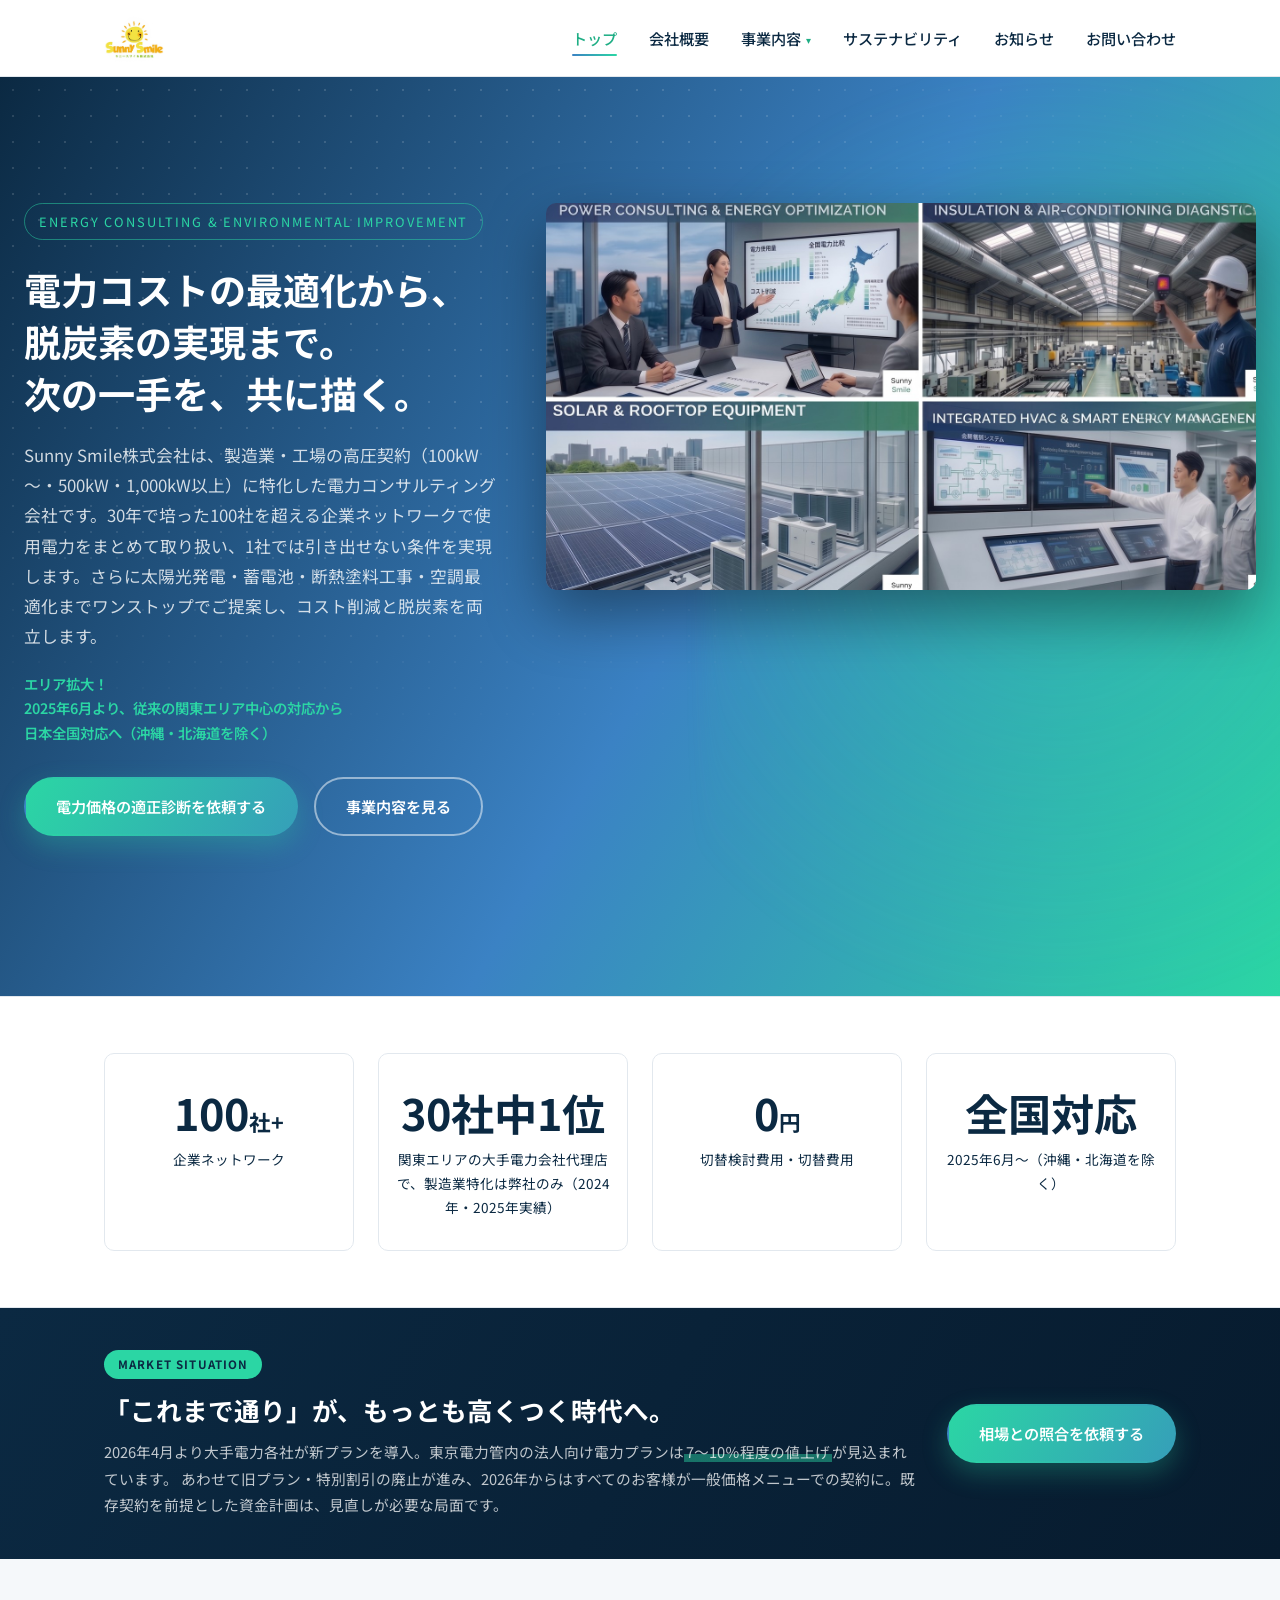
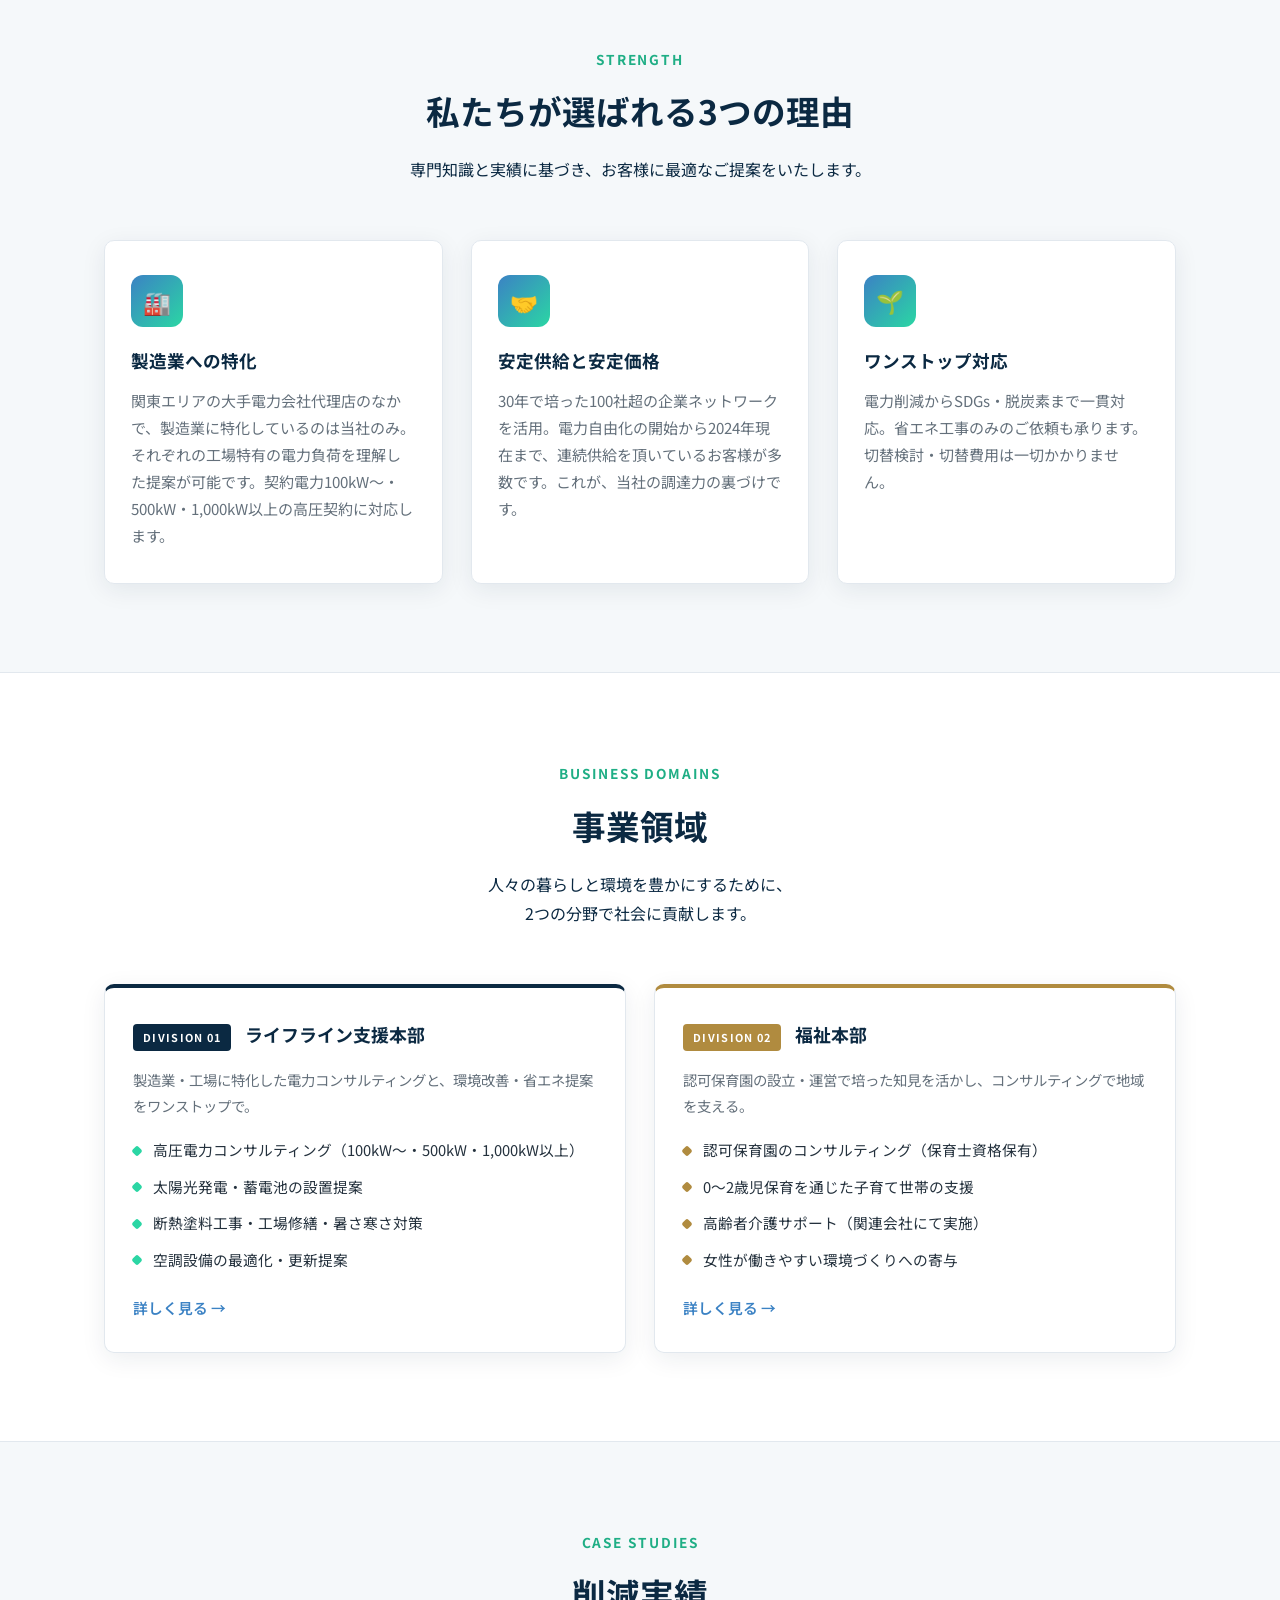
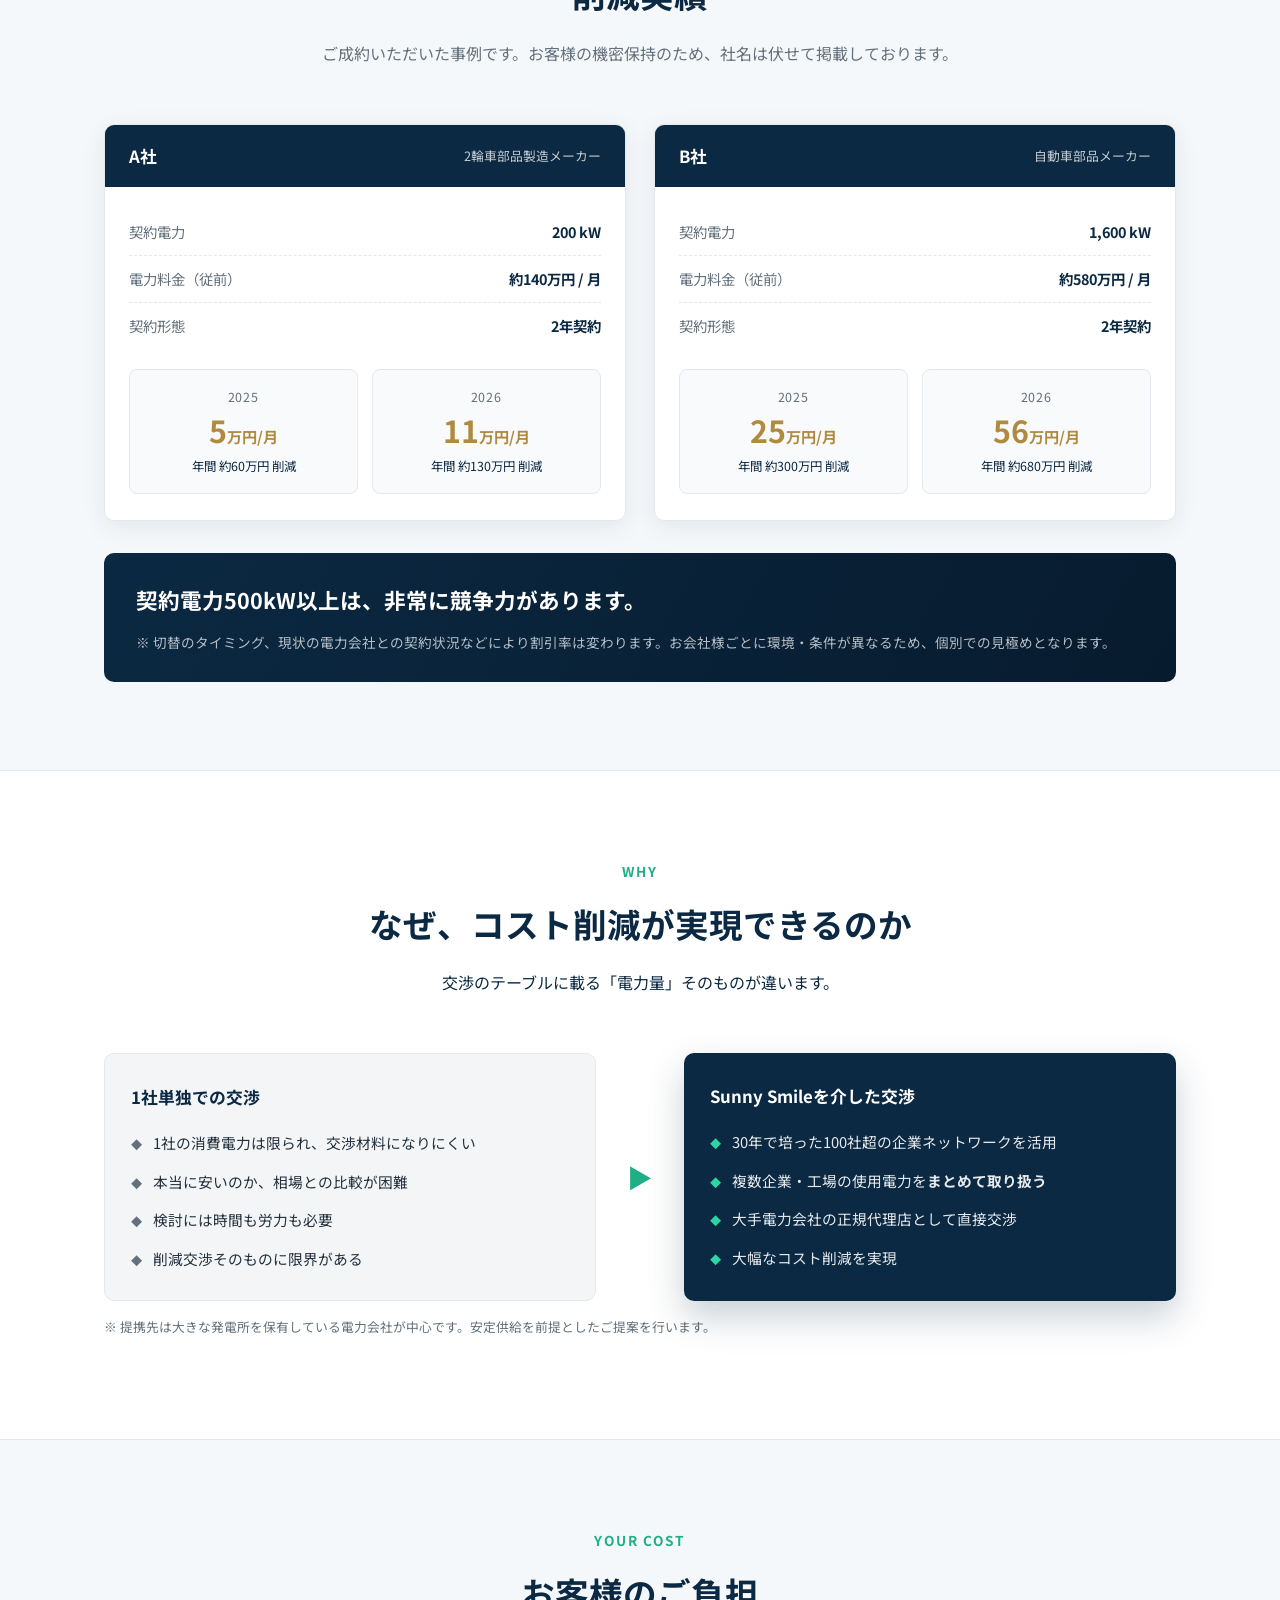
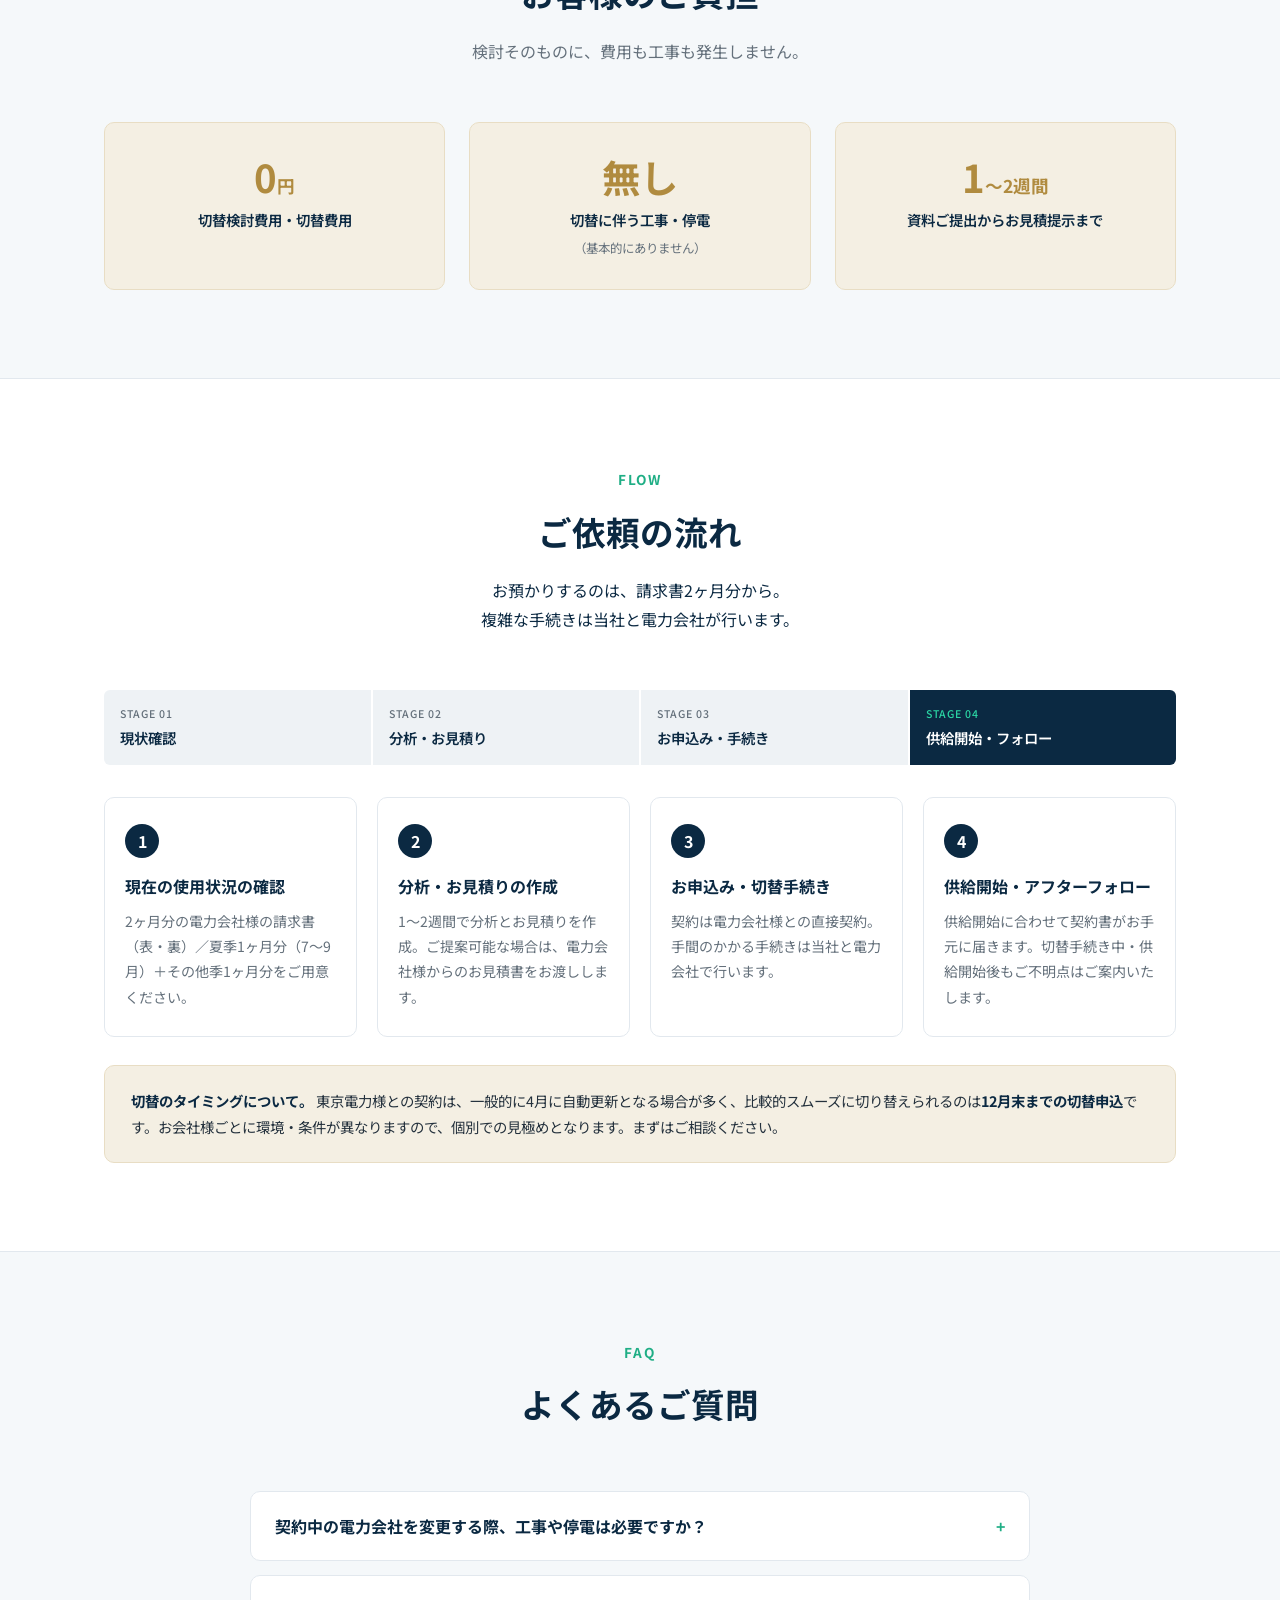
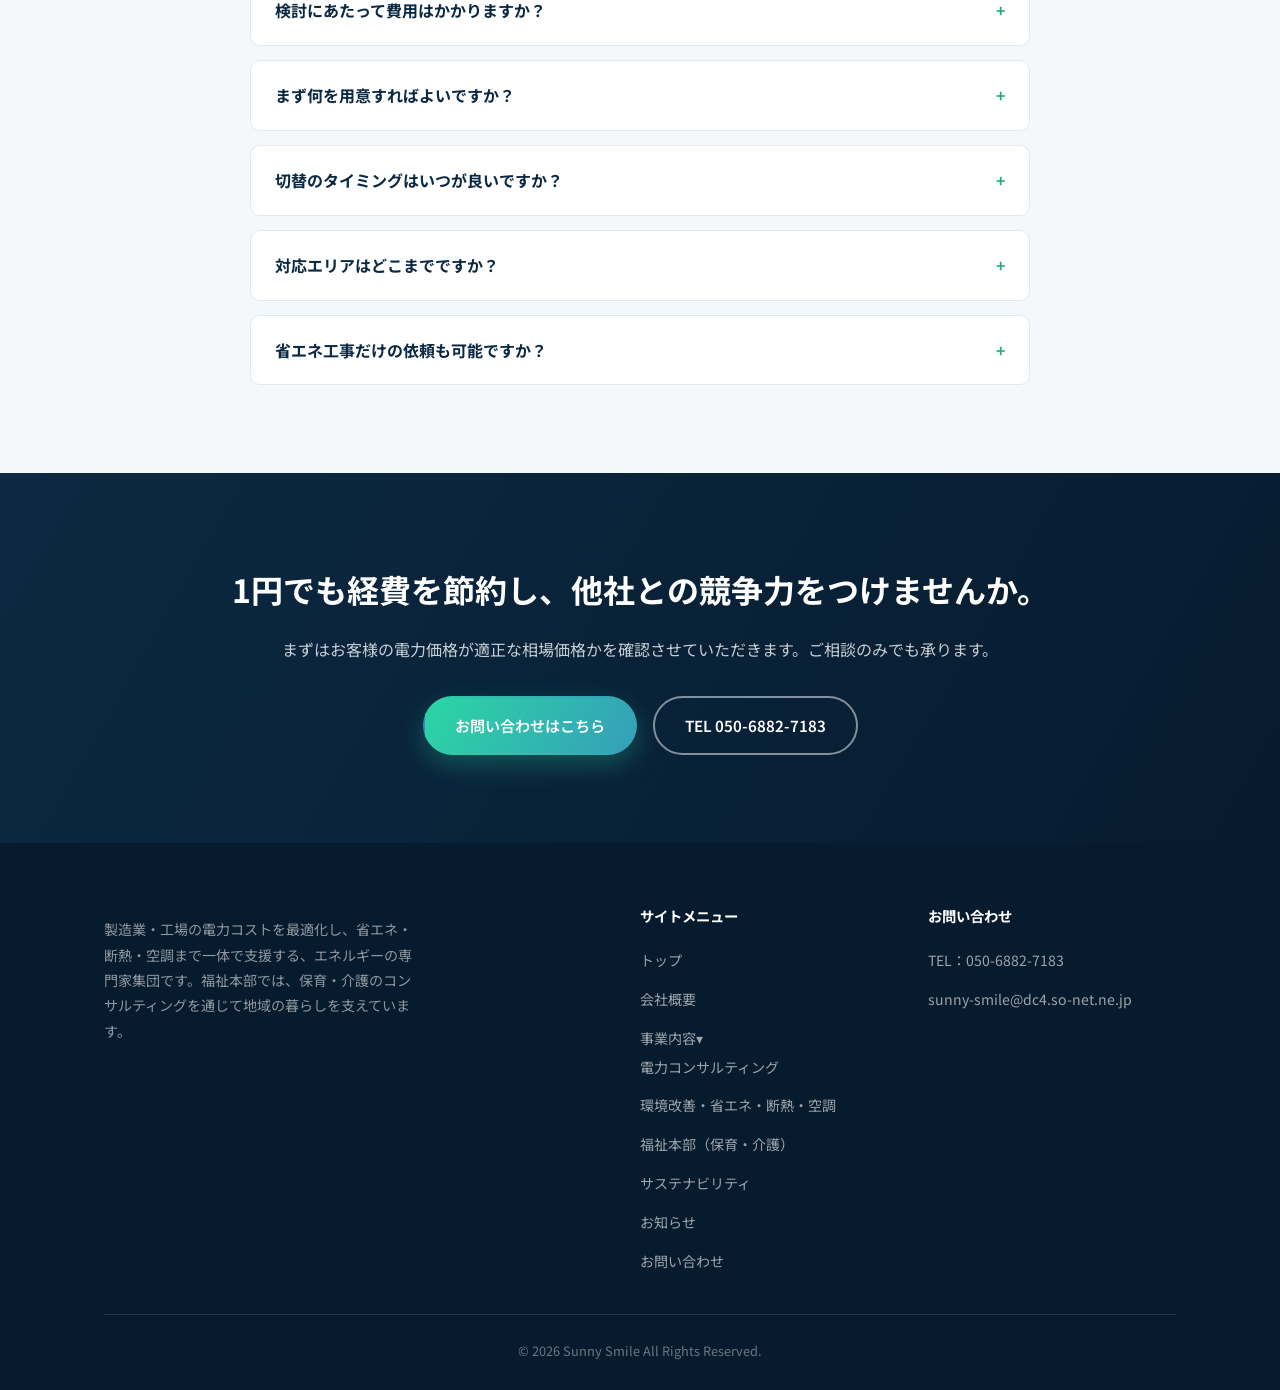
<file: index.html>
<!-- Sunny Smile株式会社 サイト v4.1 / 2026-08-29: 会社案内2026に合わせてTOPページをリニューアル（市場動向バンド・2本部体制・削減実績・比較・ご負担・流れを追加）／ナビの「事業内容」に電力・環境改善・福祉本部へ直接飛べるサブメニューを追加。詳細は CHANGELOG.md を参照 -->
<!DOCTYPE html>
<html lang="ja">
<head>
<meta charset="UTF-8">
<meta name="viewport" content="width=device-width, initial-scale=1.0">
<title>Sunny Smile株式会社 | 製造業・工場の電力コンサルティング／環境改善・省エネ・断熱・空調</title>
<meta name="description" content="Sunny Smile株式会社は、製造業・工場の高圧電力（100kW～・500kW・1,000kW以上）に特化した電力コンサルティング会社です。100社超の企業ネットワークでまとめて交渉し、切替検討費用0円・工事/停電なしでコストを最適化。太陽光発電・蓄電池・断熱塗料工事・空調最適化までワンストップで対応します。">
<meta property="og:title" content="Sunny Smile株式会社 | 電力コストの最適化から、脱炭素の実現まで。">
<meta property="og:description" content="製造業・工場に特化した電力コンサルティング。100社超のネットワークで、1社では届かない削減幅を引き出します。">
<meta property="og:type" content="website">
<link rel="preconnect" href="https://fonts.googleapis.com">
<link href="https://fonts.googleapis.com/css2?family=Noto+Sans+JP:wght@400;500;700&display=swap" rel="stylesheet">
<link rel="stylesheet" href="css/style.css">
<style>
/* ===== Sunny Smile v4.0 追加スタイル（2026-08-29）
   別ファイルにせず、このページ内に直接記述しています。既存の css/style.css は変更していません。 ===== */
/* ==========================================================
   Sunny Smile株式会社 サイト 追加スタイル v4.0（2026-08-29）
   会社案内2026（Company Profile 2026）対応で追加したパーツ用。
   ※ style.css の後ろに読み込みます。既存の style.css は変更していません。
   ========================================================== */

:root {
  --color-gold: #b08b3f;
  --color-gold-soft: #f4efe3;
}

/* ---------- 注意喚起バンド（市場動向アラート） ---------- */
.alert-band {
  background: linear-gradient(120deg, var(--color-navy), var(--color-navy-dark));
  color: #fff;
  padding: 40px 0;
}

.alert-band-inner {
  display: grid;
  grid-template-columns: 1fr auto;
  gap: 28px;
  align-items: center;
}

.alert-band .alert-tag {
  display: inline-block;
  font-size: 0.72rem;
  font-weight: 700;
  letter-spacing: 0.1em;
  color: #0b2942;
  background: var(--color-accent);
  border-radius: 999px;
  padding: 4px 14px;
  margin-bottom: 12px;
}

.alert-band h2 {
  font-size: clamp(1.15rem, 2.4vw, 1.6rem);
  margin: 0 0 10px;
  line-height: 1.5;
}

.alert-band p {
  margin: 0;
  font-size: 0.92rem;
  color: rgba(255, 255, 255, 0.75);
}

.alert-band .marker {
  background: linear-gradient(transparent 62%, rgba(43, 214, 164, 0.45) 62%);
  padding: 0 2px;
}

/* ---------- 本部（事業領域）カード ---------- */
.division-grid {
  display: grid;
  grid-template-columns: repeat(2, 1fr);
  gap: 28px;
}

.division-card {
  background: var(--color-card);
  border: 1px solid var(--color-border);
  border-top: 4px solid var(--color-navy);
  border-radius: var(--radius);
  padding: 30px 28px;
  box-shadow: var(--shadow);
  transition: transform 0.25s ease, box-shadow 0.25s ease;
}

.division-card:hover {
  transform: translateY(-6px);
  box-shadow: 0 20px 40px rgba(11, 41, 66, 0.14);
}

.division-card.welfare {
  border-top-color: var(--color-gold);
}

.division-badge {
  display: inline-block;
  font-size: 0.68rem;
  font-weight: 700;
  letter-spacing: 0.12em;
  color: #fff;
  background: var(--color-navy);
  border-radius: 4px;
  padding: 4px 10px;
  margin-right: 10px;
  vertical-align: middle;
}

.division-card.welfare .division-badge {
  background: var(--color-gold);
}

.division-card h3 {
  display: inline;
  font-size: 1.12rem;
  color: var(--color-navy);
  margin: 0;
}

.division-card .division-lead {
  color: var(--color-text-light);
  font-size: 0.9rem;
  margin: 16px 0 18px;
}

.division-card ul {
  display: grid;
  gap: 10px;
}

.division-card ul li {
  position: relative;
  padding-left: 20px;
  font-size: 0.92rem;
}

.division-card ul li::before {
  content: "";
  position: absolute;
  left: 0;
  top: 0.65em;
  width: 8px;
  height: 8px;
  border-radius: 2px;
  transform: rotate(45deg);
  background: var(--color-accent);
}

.division-card.welfare ul li::before {
  background: var(--color-gold);
}

/* ---------- 削減実績（ケーススタディ） ---------- */
.case-grid {
  display: grid;
  grid-template-columns: repeat(2, 1fr);
  gap: 28px;
}

.case-card {
  background: var(--color-card);
  border: 1px solid var(--color-border);
  border-radius: var(--radius);
  overflow: hidden;
  box-shadow: var(--shadow);
  transition: transform 0.25s ease, box-shadow 0.25s ease;
}

.case-card:hover {
  transform: translateY(-6px);
  box-shadow: 0 20px 40px rgba(11, 41, 66, 0.14);
}

.case-head {
  background: var(--color-navy);
  color: #fff;
  padding: 16px 24px;
  display: flex;
  align-items: center;
  justify-content: space-between;
  gap: 12px;
}

.case-head .case-name {
  font-weight: 700;
  font-size: 1.05rem;
}

.case-head .case-type {
  font-size: 0.8rem;
  color: rgba(255, 255, 255, 0.75);
}

.case-body {
  padding: 22px 24px 26px;
}

.case-spec {
  display: grid;
  gap: 0;
  margin-bottom: 20px;
}

.case-spec div {
  display: flex;
  justify-content: space-between;
  align-items: baseline;
  gap: 12px;
  padding: 10px 0;
  border-bottom: 1px dashed var(--color-border);
  font-size: 0.9rem;
}

.case-spec div:last-child {
  border-bottom: none;
}

.case-spec .k {
  color: var(--color-text-light);
}

.case-spec .v {
  font-weight: 700;
  color: var(--color-navy);
}

.case-result {
  display: grid;
  grid-template-columns: repeat(2, 1fr);
  gap: 14px;
}

.case-result-item {
  background: #f8fafc;
  border: 1px solid var(--color-border);
  border-radius: 8px;
  padding: 16px 12px;
  text-align: center;
}

.case-result-item .year {
  display: block;
  font-size: 0.78rem;
  letter-spacing: 0.08em;
  color: var(--color-text-light);
  margin-bottom: 4px;
}

.case-result-item .amount {
  display: block;
  font-size: 1.9rem;
  font-weight: 700;
  color: var(--color-gold);
  line-height: 1.2;
}

.case-result-item .amount span {
  font-size: 0.95rem;
}

.case-result-item .per-year {
  display: block;
  font-size: 0.78rem;
  color: var(--color-navy);
  margin-top: 6px;
}

.case-banner {
  margin-top: 32px;
  background: linear-gradient(120deg, var(--color-navy), var(--color-navy-dark));
  color: #fff;
  border-radius: var(--radius);
  padding: 28px 32px;
}

.case-banner h3 {
  margin: 0 0 10px;
  font-size: clamp(1.05rem, 2.2vw, 1.35rem);
}

.case-banner p {
  margin: 0;
  font-size: 0.85rem;
  color: rgba(255, 255, 255, 0.7);
}

/* ---------- 比較（1社単独 vs Sunny Smile経由） ---------- */
.versus {
  display: grid;
  grid-template-columns: 1fr 56px 1fr;
  gap: 16px;
  align-items: center;
}

.versus-card {
  border-radius: var(--radius);
  padding: 28px 26px;
  height: 100%;
}

.versus-card.before {
  background: #f3f5f7;
  border: 1px solid var(--color-border);
}

.versus-card.after {
  background: var(--color-navy);
  color: #fff;
  box-shadow: 0 16px 36px rgba(11, 41, 66, 0.22);
}

.versus-card h3 {
  margin: 0 0 18px;
  font-size: 1.05rem;
  color: var(--color-navy);
}

.versus-card.after h3 {
  color: #fff;
}

.versus-card ul {
  display: grid;
  gap: 12px;
}

.versus-card li {
  position: relative;
  padding-left: 22px;
  font-size: 0.92rem;
}

.versus-card li::before {
  content: "◆";
  position: absolute;
  left: 0;
  font-size: 0.7rem;
  top: 0.35em;
  color: var(--color-text-light);
}

.versus-card.after li {
  color: rgba(255, 255, 255, 0.9);
}

.versus-card.after li::before {
  color: var(--color-accent);
}

.versus-arrow {
  text-align: center;
  font-size: 1.6rem;
  color: var(--color-accent-dark);
}

/* ---------- お客様のご負担 ---------- */
.burden-grid {
  display: grid;
  grid-template-columns: repeat(3, 1fr);
  gap: 24px;
  text-align: center;
}

.burden-item {
  background: var(--color-gold-soft);
  border: 1px solid #e8ddc4;
  border-radius: var(--radius);
  padding: 30px 20px;
}

.burden-item .big {
  display: block;
  font-size: 2.4rem;
  font-weight: 700;
  color: var(--color-gold);
  line-height: 1.2;
}

.burden-item .big span {
  font-size: 1.1rem;
}

.burden-item .label {
  display: block;
  margin-top: 8px;
  font-size: 0.9rem;
  color: var(--color-navy);
  font-weight: 600;
}

.burden-item .sub {
  display: block;
  margin-top: 4px;
  font-size: 0.78rem;
  color: var(--color-text-light);
}

/* ---------- ステージバー（ご依頼の流れ） ---------- */
.stage-bar {
  display: grid;
  grid-template-columns: repeat(4, 1fr);
  gap: 2px;
  margin-bottom: 32px;
  border-radius: 6px;
  overflow: hidden;
}

.stage-bar div {
  background: #eef2f5;
  padding: 14px 16px;
  font-size: 0.9rem;
  font-weight: 600;
  color: var(--color-navy);
}

.stage-bar div span {
  display: block;
  font-size: 0.66rem;
  letter-spacing: 0.1em;
  color: var(--color-text-light);
  font-weight: 500;
  margin-bottom: 2px;
}

.stage-bar div:last-child {
  background: var(--color-navy);
  color: #fff;
}

.stage-bar div:last-child span {
  color: var(--color-accent);
}

/* ---------- 補足ノート ---------- */
.note-box {
  background: var(--color-gold-soft);
  border: 1px solid #e8ddc4;
  border-radius: var(--radius);
  padding: 22px 26px;
  font-size: 0.9rem;
  color: var(--color-text);
}

.note-box strong {
  color: var(--color-navy);
}

.note-small {
  font-size: 0.8rem;
  color: var(--color-text-light);
  margin-top: 14px;
}

/* ---------- 沿革（会社案内と同じ縦タイムライン） ----------
   左＝年月日の列／中央＝縦線とドット／右＝見出しと説明。
   年の桁が揃うよう、日付列は右寄せで固定幅にしています。 */
.timeline {
  display: grid;
  max-width: 900px;
}

.timeline-row {
  display: grid;
  grid-template-columns: 104px 30px 1fr;
  align-items: start;
}

.timeline-date {
  text-align: right;
  padding-right: 4px;
}

.timeline-date .y {
  display: block;
  font-size: 1.5rem;
  font-weight: 700;
  color: var(--color-gold);
  line-height: 1.25;
  letter-spacing: 0.02em;
}

.timeline-date .y.sm {
  font-size: 0.9rem;
  font-weight: 700;
  color: var(--color-navy);
  line-height: 2.1;
}

.timeline-date .y.blank {
  font-size: 1.2rem;
  color: #c8d2dc;
  line-height: 1.55;
}

.timeline-date .md {
  display: block;
  font-size: 0.78rem;
  color: var(--color-text-light);
  margin-top: 2px;
}

.timeline-mark {
  position: relative;
  align-self: stretch;
}

.timeline-mark::before {
  content: "";
  position: absolute;
  left: 50%;
  top: 0;
  bottom: 0;
  width: 2px;
  transform: translateX(-50%);
  background: var(--color-border);
}

.timeline-row:first-child .timeline-mark::before {
  top: 14px;
}

.timeline-row:last-child .timeline-mark::before {
  bottom: auto;
  height: 14px;
}

.timeline-mark .dot {
  position: absolute;
  left: 50%;
  top: 8px;
  transform: translateX(-50%);
  width: 12px;
  height: 12px;
  border-radius: 50%;
  background: #fff;
  border: 2px solid var(--color-accent);
  box-sizing: border-box;
  z-index: 1;
}

.timeline-mark .dot.filled {
  top: 7px;
  width: 14px;
  height: 14px;
  background: var(--color-gold);
  border-color: var(--color-gold);
}

.timeline-body {
  padding: 0 0 34px 8px;
}

.timeline-row:last-child .timeline-body {
  padding-bottom: 0;
}

.timeline-body h3 {
  margin: 0 0 6px;
  font-size: 1.02rem;
  color: var(--color-navy);
  line-height: 1.5;
}

.timeline-body p {
  margin: 0;
  font-size: 0.9rem;
  color: var(--color-text-light);
}

/* ---------- SDGsカードの公式カラー ---------- */
.sdg-item.g07 { border-top: 4px solid #fcc30b; }
.sdg-item.g09 { border-top: 4px solid #fd6925; }
.sdg-item.g11 { border-top: 4px solid #fd9d24; }
.sdg-item.g13 { border-top: 4px solid #3f7e44; }

.sdg-item .goal-no {
  display: block;
  font-size: 0.7rem;
  letter-spacing: 0.12em;
  color: var(--color-text-light);
  margin-bottom: 6px;
}

/* ---------- レスポンシブ ---------- */
@media (max-width: 860px) {
  .alert-band-inner,
  .division-grid,
  .case-grid,
  .case-result,
  .burden-grid {
    grid-template-columns: 1fr;
  }
  .versus {
    grid-template-columns: 1fr;
  }
  .versus-arrow {
    transform: rotate(90deg);
  }
  .stage-bar {
    grid-template-columns: repeat(2, 1fr);
  }
}

@media (max-width: 640px) {
  .stage-bar {
    grid-template-columns: 1fr;
  }
  .timeline-row {
    grid-template-columns: 74px 24px 1fr;
  }
  .timeline-date .y {
    font-size: 1.2rem;
  }
  .timeline-date .y.sm {
    font-size: 0.8rem;
  }
}

/* ---------- グローバルナビのサブメニュー（v4.1で追加） ----------
   「事業内容」にマウスを乗せると、電力／環境改善／福祉本部へ直接飛べる
   ドロップダウンを表示します。スマートフォンでは常時展開（インデント表示）。 */
.main-nav li.has-sub {
  position: relative;
}

.main-nav li.has-sub > a .caret {
  font-size: 0.62rem;
  margin-left: 5px;
  vertical-align: 1px;
  color: var(--color-accent-dark);
}

.main-nav .sub-nav {
  display: block;
  position: absolute;
  top: 100%;
  left: -16px;
  min-width: 244px;
  background: #fff;
  border: 1px solid var(--color-border);
  border-radius: 8px;
  box-shadow: 0 14px 30px rgba(11, 41, 66, 0.14);
  padding: 8px 0;
  margin-top: 10px;
  opacity: 0;
  visibility: hidden;
  transform: translateY(6px);
  transition: opacity 0.18s ease, transform 0.18s ease, visibility 0.18s;
  z-index: 200;
}

.main-nav li.has-sub:hover > .sub-nav,
.main-nav li.has-sub:focus-within > .sub-nav {
  opacity: 1;
  visibility: visible;
  transform: translateY(0);
}

.main-nav .sub-nav::before {
  content: "";
  position: absolute;
  top: -10px;
  left: 0;
  right: 0;
  height: 10px;
}

.main-nav .sub-nav li {
  display: block;
}

.main-nav .sub-nav a {
  display: block;
  padding: 10px 20px;
  font-size: 0.9rem;
  font-weight: 500;
  color: var(--color-navy);
  white-space: nowrap;
}

.main-nav .sub-nav a::after {
  display: none;
}

.main-nav .sub-nav a:hover {
  background: rgba(43, 214, 164, 0.1);
  color: var(--color-accent-dark);
}

/* 見出しへジャンプしたとき、固定ヘッダーに隠れないようにする */
#power,
#energy,
#welfare {
  scroll-margin-top: 92px;
}

@media (max-width: 640px) {
  .main-nav .sub-nav {
    position: static;
    opacity: 1;
    visibility: visible;
    transform: none;
    min-width: 0;
    margin-top: 0;
    padding: 0 0 0 16px;
    background: transparent;
    border: none;
    border-radius: 0;
    box-shadow: none;
  }
  .main-nav .sub-nav a {
    padding: 11px 0;
    font-size: 0.87rem;
    color: var(--color-text-light);
    border-bottom: 1px solid var(--color-border);
  }
  .main-nav.is-open {
    max-height: 760px;
  }
}

</style>
</head>
<body>

<header class="site-header">
  <div class="header-inner">
    <a href="index.html" class="logo">
      <img src="images/logo.png" alt="Sunny Smile株式会社" class="logo-img">
    </a>
    <nav class="main-nav">
      <ul>
        <li><a href="index.html" class="is-active">トップ</a></li>
        <li><a href="company.html">会社概要</a></li>
        <li class="has-sub">
          <a href="service.html">事業内容<span class="caret">▾</span></a>
          <ul class="sub-nav">
            <li><a href="service.html#power">電力コンサルティング</a></li>
            <li><a href="service.html#energy">環境改善・省エネ・断熱・空調</a></li>
            <li><a href="service.html#welfare">福祉本部（保育・介護）</a></li>
          </ul>
        </li>
        <li><a href="sustainability.html">サステナビリティ</a></li>
        <li><a href="news.html">お知らせ</a></li>
        <li><a href="contact.html">お問い合わせ</a></li>
      </ul>
    </nav>
    <button class="nav-toggle" aria-label="メニューを開く" aria-expanded="false"></button>
  </div>
</header>

<main>

  <section class="hero">
    <div class="hero-inner hero-grid">
      <div class="hero-content">
        <span class="hero-eyebrow">ENERGY CONSULTING &amp; ENVIRONMENTAL IMPROVEMENT</span>
        <h1>電力コストの最適化から、<br>脱炭素の実現まで。<br>次の一手を、共に描く。</h1>
        <p>Sunny Smile株式会社は、製造業・工場の高圧契約（100kW～・500kW・1,000kW以上）に特化した電力コンサルティング会社です。30年で培った100社を超える企業ネットワークで使用電力をまとめて取り扱い、1社では引き出せない条件を実現します。さらに太陽光発電・蓄電池・断熱塗料工事・空調最適化までワンストップでご提案し、コスト削減と脱炭素を両立します。</p>
        <p style="font-size:0.9rem; color:var(--color-accent); font-weight:600; margin:-16px 0 32px; line-height:1.7;">
          エリア拡大！<br>
          2025年6月より、従来の関東エリア中心の対応から<br>
          日本全国対応へ（沖縄・北海道を除く）
        </p>
        <div class="btn-group">
          <a href="contact.html" class="btn btn-primary">電力価格の適正診断を依頼する</a>
          <a href="service.html" class="btn btn-outline">事業内容を見る</a>
        </div>
      </div>
      <div class="hero-media">
        <img src="images/hero-collage.jpg" alt="Sunny Smile株式会社の電力コンサルティング・断熱空調診断・太陽光/HVACの取り組み">
      </div>
    </div>
  </section>

  <section class="bg-alt" style="padding-top:56px; padding-bottom:56px;">
    <div class="container">
      <div class="stats-grid reveal-stagger">
        <div class="stat-item">
          <span class="num">100<span>社+</span></span>
          <span class="label">企業ネットワーク</span>
        </div>
        <div class="stat-item">
          <span class="num">30社中1位</span>
          <span class="label">関東エリアの大手電力会社代理店で、製造業特化は弊社のみ（2024年・2025年実績）</span>
        </div>
        <div class="stat-item">
          <span class="num">0<span>円</span></span>
          <span class="label">切替検討費用・切替費用</span>
        </div>
        <div class="stat-item">
          <span class="num">全国対応</span>
          <span class="label">2025年6月〜（沖縄・北海道を除く）</span>
        </div>
      </div>
    </div>
  </section>

  <section class="alert-band">
    <div class="container alert-band-inner">
      <div>
        <span class="alert-tag">MARKET SITUATION</span>
        <h2>「これまで通り」が、もっとも高くつく時代へ。</h2>
        <p>
          2026年4月より大手電力各社が新プランを導入。東京電力管内の法人向け電力プランは<span class="marker">7〜10％程度の値上げ</span>が見込まれています。
          あわせて旧プラン・特別割引の廃止が進み、2026年からはすべてのお客様が一般価格メニューでの契約に。既存契約を前提とした資金計画は、見直しが必要な局面です。
        </p>
      </div>
      <div>
        <a href="contact.html" class="btn btn-primary">相場との照合を依頼する</a>
      </div>
    </div>
  </section>

  <section>
    <div class="container">
      <div class="section-head">
        <span class="section-eyebrow">STRENGTH</span>
        <h2>私たちが選ばれる3つの理由</h2>
        <p style="color:var(--color-navy);">専門知識と実績に基づき、お客様に最適なご提案をいたします。</p>
      </div>
      <div class="strengths-grid reveal-stagger">
        <div class="strength-card">
          <div class="strength-icon">🏭</div>
          <h3>製造業への特化</h3>
          <p>関東エリアの大手電力会社代理店のなかで、製造業に特化しているのは当社のみ。それぞれの工場特有の電力負荷を理解した提案が可能です。契約電力100kW～・500kW・1,000kW以上の高圧契約に対応します。</p>
        </div>
        <div class="strength-card">
          <div class="strength-icon">🤝</div>
          <h3>安定供給と安定価格</h3>
          <p>30年で培った100社超の企業ネットワークを活用。電力自由化の開始から2024年現在まで、連続供給を頂いているお客様が多数です。これが、当社の調達力の裏づけです。</p>
        </div>
        <div class="strength-card">
          <div class="strength-icon">🌱</div>
          <h3>ワンストップ対応</h3>
          <p>電力削減からSDGs・脱炭素まで一貫対応。省エネ工事のみのご依頼も承ります。切替検討・切替費用は一切かかりません。</p>
        </div>
      </div>
    </div>
  </section>

  <section class="bg-alt">
    <div class="container">
      <div class="section-head">
        <span class="section-eyebrow">BUSINESS DOMAINS</span>
        <h2>事業領域</h2>
        <p style="color:var(--color-navy);">人々の暮らしと環境を豊かにするために、<br>2つの分野で社会に貢献します。</p>
      </div>
      <div class="division-grid reveal-stagger">
        <div class="division-card">
          <span class="division-badge">DIVISION 01</span>
          <h3>ライフライン支援本部</h3>
          <p class="division-lead">製造業・工場に特化した電力コンサルティングと、環境改善・省エネ提案をワンストップで。</p>
          <ul>
            <li>高圧電力コンサルティング（100kW～・500kW・1,000kW以上）</li>
            <li>太陽光発電・蓄電池の設置提案</li>
            <li>断熱塗料工事・工場修繕・暑さ寒さ対策</li>
            <li>空調設備の最適化・更新提案</li>
          </ul>
          <p style="margin:20px 0 0;"><a href="service.html#power" class="card-link">詳しく見る</a></p>
        </div>
        <div class="division-card welfare">
          <span class="division-badge">DIVISION 02</span>
          <h3>福祉本部</h3>
          <p class="division-lead">認可保育園の設立・運営で培った知見を活かし、コンサルティングで地域を支える。</p>
          <ul>
            <li>認可保育園のコンサルティング（保育士資格保有）</li>
            <li>0〜2歳児保育を通じた子育て世帯の支援</li>
            <li>高齢者介護サポート（関連会社にて実施）</li>
            <li>女性が働きやすい環境づくりへの寄与</li>
          </ul>
          <p style="margin:20px 0 0;"><a href="service.html#welfare" class="card-link">詳しく見る</a></p>
        </div>
      </div>
    </div>
  </section>

  <section>
    <div class="container">
      <div class="section-head">
        <span class="section-eyebrow">CASE STUDIES</span>
        <h2>削減実績</h2>
        <p>ご成約いただいた事例です。お客様の機密保持のため、社名は伏せて掲載しております。</p>
      </div>
      <div class="case-grid reveal-stagger">
        <div class="case-card">
          <div class="case-head">
            <span class="case-name">A社</span>
            <span class="case-type">2輪車部品製造メーカー</span>
          </div>
          <div class="case-body">
            <div class="case-spec">
              <div><span class="k">契約電力</span><span class="v">200 kW</span></div>
              <div><span class="k">電力料金（従前）</span><span class="v">約140万円 / 月</span></div>
              <div><span class="k">契約形態</span><span class="v">2年契約</span></div>
            </div>
            <div class="case-result">
              <div class="case-result-item">
                <span class="year">2025</span>
                <span class="amount">5<span>万円/月</span></span>
                <span class="per-year">年間 約60万円 削減</span>
              </div>
              <div class="case-result-item">
                <span class="year">2026</span>
                <span class="amount">11<span>万円/月</span></span>
                <span class="per-year">年間 約130万円 削減</span>
              </div>
            </div>
          </div>
        </div>
        <div class="case-card">
          <div class="case-head">
            <span class="case-name">B社</span>
            <span class="case-type">自動車部品メーカー</span>
          </div>
          <div class="case-body">
            <div class="case-spec">
              <div><span class="k">契約電力</span><span class="v">1,600 kW</span></div>
              <div><span class="k">電力料金（従前）</span><span class="v">約580万円 / 月</span></div>
              <div><span class="k">契約形態</span><span class="v">2年契約</span></div>
            </div>
            <div class="case-result">
              <div class="case-result-item">
                <span class="year">2025</span>
                <span class="amount">25<span>万円/月</span></span>
                <span class="per-year">年間 約300万円 削減</span>
              </div>
              <div class="case-result-item">
                <span class="year">2026</span>
                <span class="amount">56<span>万円/月</span></span>
                <span class="per-year">年間 約680万円 削減</span>
              </div>
            </div>
          </div>
        </div>
      </div>
      <div class="case-banner reveal">
        <h3>契約電力500kW以上は、非常に競争力があります。</h3>
        <p>※ 切替のタイミング、現状の電力会社との契約状況などにより割引率は変わります。お会社様ごとに環境・条件が異なるため、個別での見極めとなります。</p>
      </div>
    </div>
  </section>

  <section class="bg-alt">
    <div class="container">
      <div class="section-head">
        <span class="section-eyebrow">WHY</span>
        <h2>なぜ、コスト削減が実現できるのか</h2>
        <p style="color:var(--color-navy);">交渉のテーブルに載る「電力量」そのものが違います。</p>
      </div>
      <div class="versus reveal">
        <div class="versus-card before">
          <h3>1社単独での交渉</h3>
          <ul>
            <li>1社の消費電力は限られ、交渉材料になりにくい</li>
            <li>本当に安いのか、相場との比較が困難</li>
            <li>検討には時間も労力も必要</li>
            <li>削減交渉そのものに限界がある</li>
          </ul>
        </div>
        <div class="versus-arrow">▶</div>
        <div class="versus-card after">
          <h3>Sunny Smileを介した交渉</h3>
          <ul>
            <li>30年で培った100社超の企業ネットワークを活用</li>
            <li>複数企業・工場の使用電力を<strong>まとめて取り扱う</strong></li>
            <li>大手電力会社の正規代理店として直接交渉</li>
            <li>大幅なコスト削減を実現</li>
          </ul>
        </div>
      </div>
      <p class="note-small">※ 提携先は大きな発電所を保有している電力会社が中心です。安定供給を前提としたご提案を行います。</p>
    </div>
  </section>

  <section>
    <div class="container">
      <div class="section-head">
        <span class="section-eyebrow">YOUR COST</span>
        <h2>お客様のご負担</h2>
        <p>検討そのものに、費用も工事も発生しません。</p>
      </div>
      <div class="burden-grid reveal-stagger">
        <div class="burden-item">
          <span class="big">0<span>円</span></span>
          <span class="label">切替検討費用・切替費用</span>
        </div>
        <div class="burden-item">
          <span class="big">無し</span>
          <span class="label">切替に伴う工事・停電</span>
          <span class="sub">（基本的にありません）</span>
        </div>
        <div class="burden-item">
          <span class="big">1<span>〜2週間</span></span>
          <span class="label">資料ご提出からお見積提示まで</span>
        </div>
      </div>
    </div>
  </section>

  <section class="bg-alt">
    <div class="container">
      <div class="section-head">
        <span class="section-eyebrow">FLOW</span>
        <h2>ご依頼の流れ</h2>
        <p style="color:var(--color-navy);">お預かりするのは、請求書2ヶ月分から。<br>複雑な手続きは当社と電力会社が行います。</p>
      </div>
      <div class="stage-bar reveal">
        <div><span>STAGE 01</span>現状確認</div>
        <div><span>STAGE 02</span>分析・お見積り</div>
        <div><span>STAGE 03</span>お申込み・手続き</div>
        <div><span>STAGE 04</span>供給開始・フォロー</div>
      </div>
      <div class="flow-list reveal-stagger">
        <div class="flow-item">
          <h4>現在の使用状況の確認</h4>
          <p>2ヶ月分の電力会社様の請求書（表・裏）／夏季1ヶ月分（7〜9月）＋その他季1ヶ月分をご用意ください。</p>
        </div>
        <div class="flow-item">
          <h4>分析・お見積りの作成</h4>
          <p>1〜2週間で分析とお見積りを作成。ご提案可能な場合は、電力会社様からのお見積書をお渡しします。</p>
        </div>
        <div class="flow-item">
          <h4>お申込み・切替手続き</h4>
          <p>契約は電力会社様との直接契約。手間のかかる手続きは当社と電力会社で行います。</p>
        </div>
        <div class="flow-item">
          <h4>供給開始・アフターフォロー</h4>
          <p>供給開始に合わせて契約書がお手元に届きます。切替手続き中・供給開始後もご不明点はご案内いたします。</p>
        </div>
      </div>
      <div class="note-box reveal" style="margin-top:28px;">
        <strong>切替のタイミングについて。</strong>
        東京電力様との契約は、一般的に4月に自動更新となる場合が多く、比較的スムーズに切り替えられるのは<strong>12月末までの切替申込</strong>です。お会社様ごとに環境・条件が異なりますので、個別での見極めとなります。まずはご相談ください。
      </div>
    </div>
  </section>

  <section>
    <div class="container">
      <div class="section-head">
        <span class="section-eyebrow">FAQ</span>
        <h2>よくあるご質問</h2>
      </div>
      <div class="faq-list reveal-stagger">
        <details class="faq-item">
          <summary>契約中の電力会社を変更する際、工事や停電は必要ですか？</summary>
          <p>基本的に不要です。契約先の切り替えのみで、設備工事や停電は発生しません。</p>
        </details>
        <details class="faq-item">
          <summary>検討にあたって費用はかかりますか？</summary>
          <p>切替検討費用・切替費用ともに0円です。ご相談のみでも承ります。</p>
        </details>
        <details class="faq-item">
          <summary>まず何を用意すればよいですか？</summary>
          <p>電力会社様の請求書2ヶ月分（表・裏／夏季1ヶ月分＋その他季1ヶ月分）からご相談いただけます。過去1年間の電力使用量や、現在の契約書の写しがあるとより精緻な分析が可能です。</p>
        </details>
        <details class="faq-item">
          <summary>切替のタイミングはいつが良いですか？</summary>
          <p>東京電力様との契約は4月に自動更新となる場合が多く、比較的スムーズなのは12月末までの切替申込です。契約期間や違約金の有無を確認したうえで、最適な時期を見極めます。</p>
        </details>
        <details class="faq-item">
          <summary>対応エリアはどこまでですか？</summary>
          <p>2025年6月より対応エリアを拡大し、沖縄・北海道を除く日本全国のお客様にご相談いただけます。</p>
        </details>
        <details class="faq-item">
          <summary>省エネ工事だけの依頼も可能ですか？</summary>
          <p>可能です。断熱塗料工事や空調更新、太陽光発電・蓄電池の設置など、必要な工事のみのご依頼にも対応しています。</p>
        </details>
      </div>
    </div>
  </section>

  <section class="cta">
    <div class="container">
      <h2>1円でも経費を節約し、他社との競争力をつけませんか。</h2>
      <p>まずはお客様の電力価格が適正な相場価格かを確認させていただきます。ご相談のみでも承ります。</p>
      <div class="btn-group" style="justify-content:center;">
        <a href="contact.html" class="btn btn-primary">お問い合わせはこちら</a>
        <a href="tel:05068827183" class="btn btn-outline">TEL 050-6882-7183</a>
      </div>
    </div>
  </section>

</main>

<footer class="site-footer">
  <div class="container">
    <div class="footer-grid">
      <div class="footer-brand">
        <p>製造業・工場の電力コストを最適化し、省エネ・断熱・空調まで一体で支援する、エネルギーの専門家集団です。福祉本部では、保育・介護のコンサルティングを通じて地域の暮らしを支えています。</p>
      </div>
      <div class="footer-col">
        <h4>サイトメニュー</h4>
        <ul>
          <li><a href="index.html">トップ</a></li>
          <li><a href="company.html">会社概要</a></li>
          <li class="has-sub">
          <a href="service.html">事業内容<span class="caret">▾</span></a>
          <ul class="sub-nav">
            <li><a href="service.html#power">電力コンサルティング</a></li>
            <li><a href="service.html#energy">環境改善・省エネ・断熱・空調</a></li>
            <li><a href="service.html#welfare">福祉本部（保育・介護）</a></li>
          </ul>
        </li>
          <li><a href="sustainability.html">サステナビリティ</a></li>
          <li><a href="news.html">お知らせ</a></li>
          <li><a href="contact.html">お問い合わせ</a></li>
        </ul>
      </div>
      <div class="footer-col">
        <h4>お問い合わせ</h4>
        <ul>
          <li><a href="tel:05068827183">TEL：050-6882-7183</a></li>
          <li><a href="mailto:sunny-smile@dc4.so-net.ne.jp">sunny-smile@dc4.so-net.ne.jp</a></li>
        </ul>
      </div>
    </div>
    <div class="footer-bottom">
      &copy; <span id="year"></span> Sunny Smile All Rights Reserved.
    </div>
  </div>
</footer>

<script src="js/script.js"></script>
<script>document.getElementById("year").textContent = new Date().getFullYear();</script>
</body>
</html>
</file>
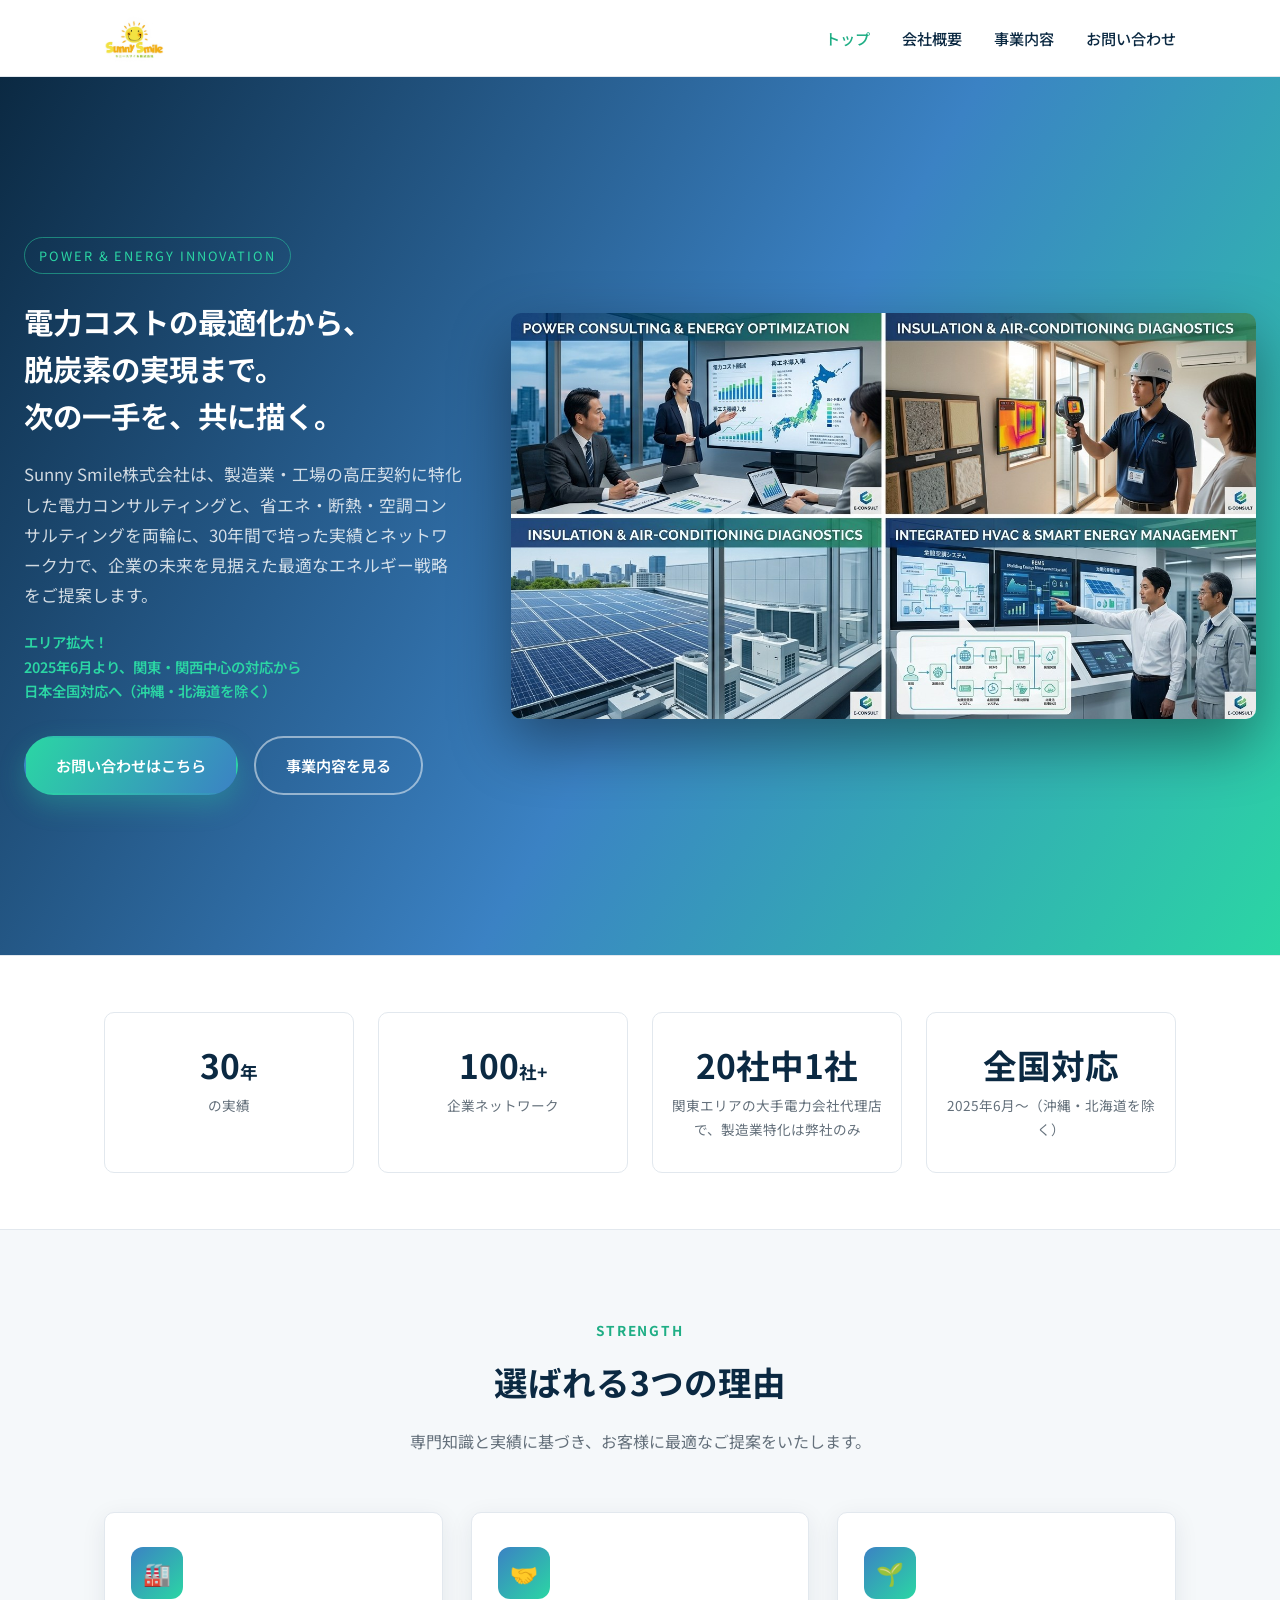
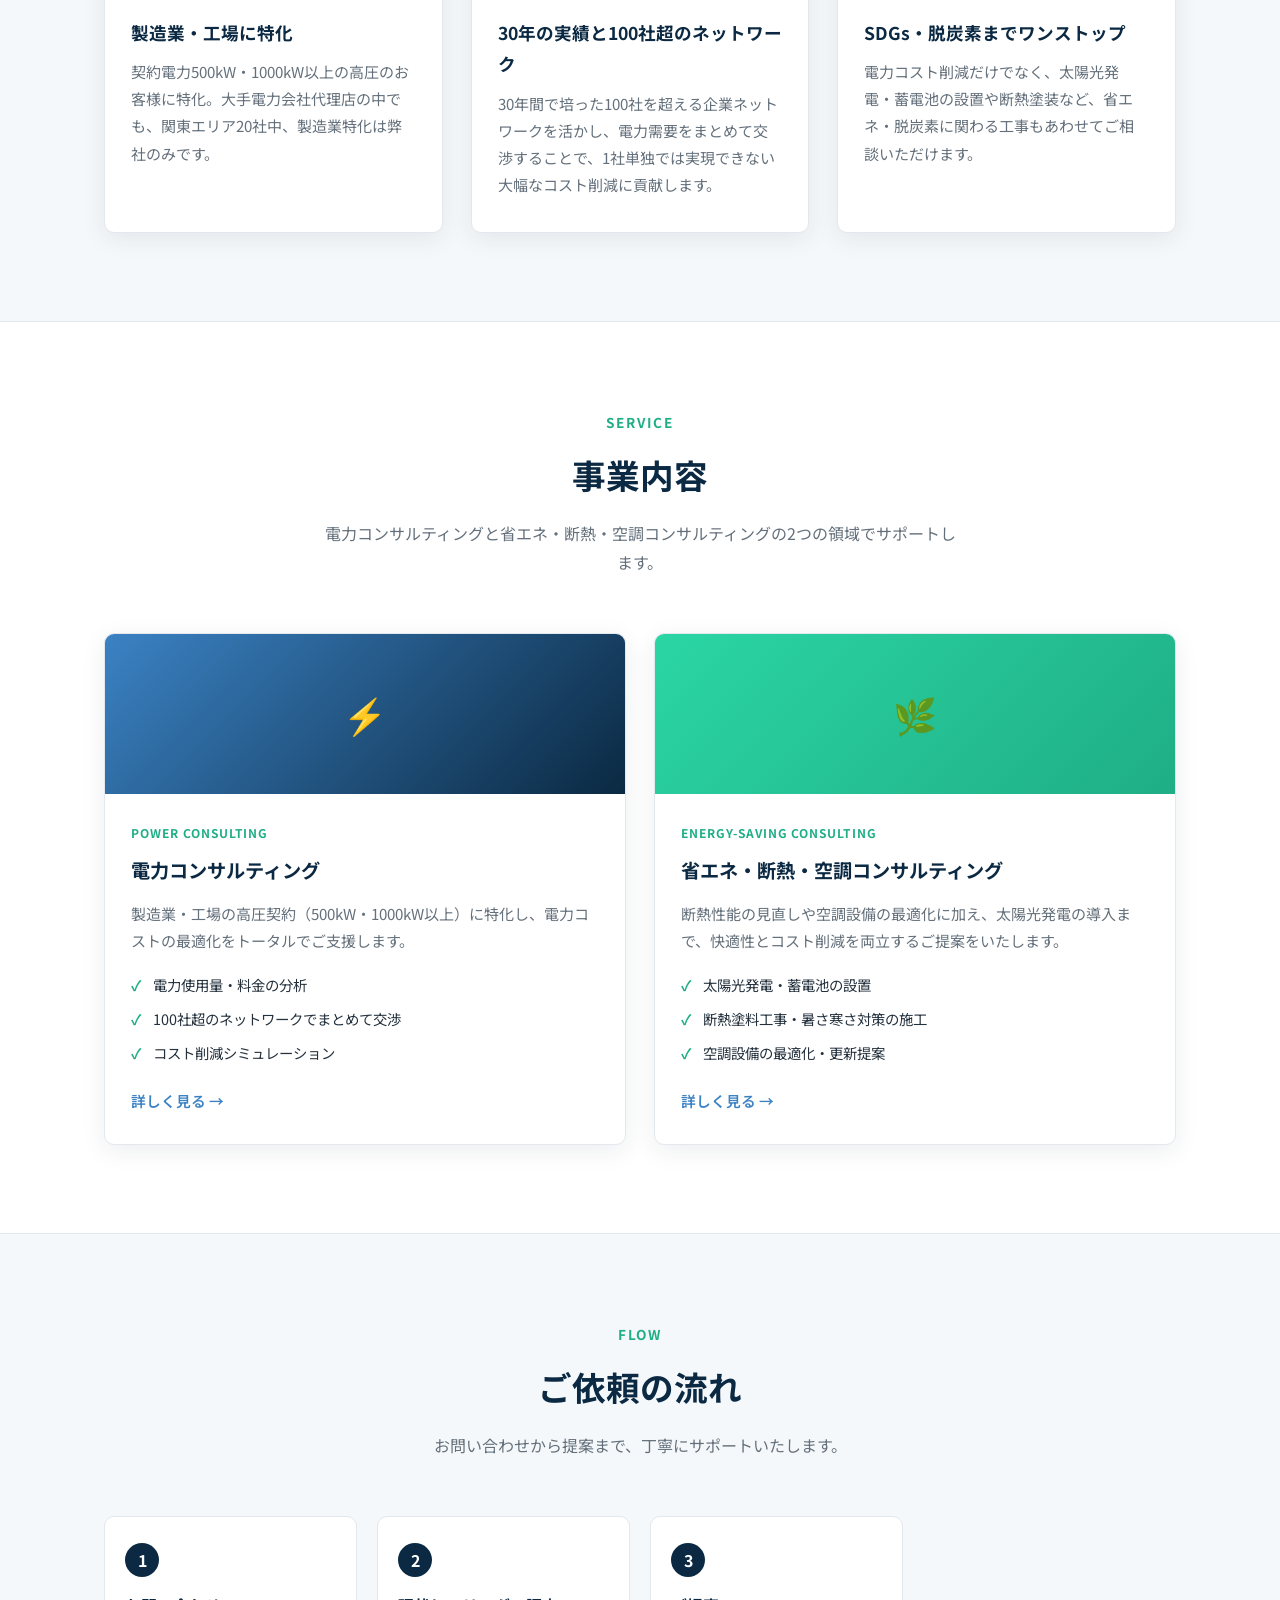
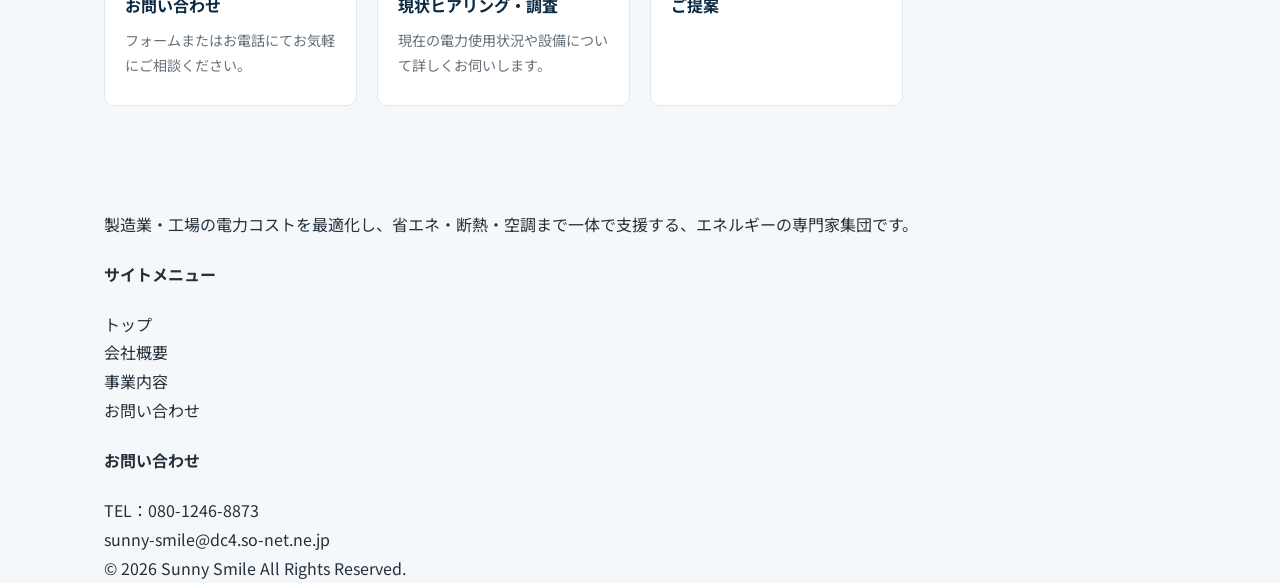
<file: Sunny Smileホームページ２/index.html>
<!DOCTYPE html>
<html lang="ja">
<head>
<meta charset="UTF-8">
<meta name="viewport" content="width=device-width, initial-scale=1.0">
<title>Sunny Smile株式会社 | 電力・省エネ・断熱・空調コンサルティング</title>
<meta name="description" content="Sunny Smile株式会社は製造業・工場の電力コストを最適化し、省エネ・断熱・空調まで一体で支援する、エネルギーの専門家集団です。">
<link rel="preconnect" href="https://fonts.googleapis.com">
<link href="https://fonts.googleapis.com/css2?family=Noto+Sans+JP:wght@400;500;700&display=swap" rel="stylesheet">
<link rel="stylesheet" href="css/style.css">
</head>
<body>

<header class="site-header">
  <div class="header-inner">
    <a href="index.html" class="logo">
      <img src="images/logo.png" alt="Sunny Smile株式会社" class="logo-img">
    </a>
    <nav class="main-nav">
      <ul>
        <li><a href="index.html">トップ</a></li>
        <li><a href="company.html">会社概要</a></li>
        <li><a href="service.html">事業内容</a></li>
        <li><a href="contact.html">お問い合わせ</a></li>
      </ul>
    </nav>
    <button class="nav-toggle" aria-label="メニューを開く" aria-expanded="false"></button>
  </div>
</header>

<main>

  <section class="hero">
    <div class="hero-inner hero-grid">
      <div class="hero-content">
        <span class="hero-eyebrow">POWER &amp; ENERGY INNOVATION</span>
        <h1>電力コストの最適化から、<br>脱炭素の実現まで。<br>次の一手を、共に描く。</h1>
        <p>Sunny Smile株式会社は、製造業・工場の高圧契約に特化した電力コンサルティングと、省エネ・断熱・空調コンサルティングを両輪に、30年間で培った実績とネットワーク力で、企業の未来を見据えた最適なエネルギー戦略をご提案します。</p>
        <p style="font-size:0.9rem; color:var(--color-accent); font-weight:600; margin:-16px 0 32px; line-height:1.7;">
          エリア拡大！<br>
          2025年6月より、関東・関西中心の対応から<br>
          日本全国対応へ（沖縄・北海道を除く）
        </p>
        <div class="btn-group">
          <a href="contact.html" class="btn btn-primary">お問い合わせはこちら</a>
          <a href="service.html" class="btn btn-outline">事業内容を見る</a>
        </div>
      </div>
      <div class="hero-media">
        <img src="images/hero-collage.jpg" alt="Sunny Smileの電力コンサルティング・省エネ空調コンサルティングの取り組み">
      </div>
    </div>
  </section>

  <section class="bg-alt" style="padding-top:56px; padding-bottom:56px;">
    <div class="container">
      <div class="stats-grid">
        <div class="stat-item">
          <span class="num">30<span>年</span></span>
          <span class="label">の実績</span>
        </div>
        <div class="stat-item">
          <span class="num">100<span>社+</span></span>
          <span class="label">企業ネットワーク</span>
        </div>
        <div class="stat-item">
          <span class="num">20社中1社</span>
          <span class="label">関東エリアの大手電力会社代理店で、製造業特化は弊社のみ</span>
        </div>
        <div class="stat-item">
          <span class="num">全国対応</span>
          <span class="label">2025年6月〜（沖縄・北海道を除く）</span>
        </div>
      </div>
    </div>
  </section>

  <section>
    <div class="container">
      <div class="section-head">
        <span class="section-eyebrow">STRENGTH</span>
        <h2>選ばれる3つの理由</h2>
        <p>専門知識と実績に基づき、お客様に最適なご提案をいたします。</p>
      </div>
      <div class="strengths-grid">
        <div class="strength-card">
          <div class="strength-icon">🏭</div>
          <h3>製造業・工場に特化</h3>
          <p>契約電力500kW・1000kW以上の高圧のお客様に特化。大手電力会社代理店の中でも、関東エリア20社中、製造業特化は弊社のみです。</p>
        </div>
        <div class="strength-card">
          <div class="strength-icon">🤝</div>
          <h3>30年の実績と100社超のネットワーク</h3>
          <p>30年間で培った100社を超える企業ネットワークを活かし、電力需要をまとめて交渉することで、1社単独では実現できない大幅なコスト削減に貢献します。</p>
        </div>
        <div class="strength-card">
          <div class="strength-icon">🌱</div>
          <h3>SDGs・脱炭素までワンストップ</h3>
          <p>電力コスト削減だけでなく、太陽光発電・蓄電池の設置や断熱塗装など、省エネ・脱炭素に関わる工事もあわせてご相談いただけます。</p>
        </div>
      </div>
    </div>
  </section>

  <section class="bg-alt">
    <div class="container">
      <div class="section-head">
        <span class="section-eyebrow">SERVICE</span>
        <h2>事業内容</h2>
        <p>電力コンサルティングと省エネ・断熱・空調コンサルティングの2つの領域でサポートします。</p>
      </div>
      <div class="service-grid">
        <div class="service-card">
          <div class="service-card-media power">⚡</div>
          <div class="service-card-body">
            <span class="tag">POWER CONSULTING</span>
            <h3>電力コンサルティング</h3>
            <p>製造業・工場の高圧契約（500kW・1000kW以上）に特化し、電力コストの最適化をトータルでご支援します。</p>
            <ul>
              <li>電力使用量・料金の分析</li>
              <li>100社超のネットワークでまとめて交渉</li>
              <li>コスト削減シミュレーション</li>
            </ul>
            <a href="service.html#power" class="card-link">詳しく見る</a>
          </div>
        </div>
        <div class="service-card">
          <div class="service-card-media energy">🌿</div>
          <div class="service-card-body">
            <span class="tag">ENERGY-SAVING CONSULTING</span>
            <h3>省エネ・断熱・空調コンサルティング</h3>
            <p>断熱性能の見直しや空調設備の最適化に加え、太陽光発電の導入まで、快適性とコスト削減を両立するご提案をいたします。</p>
            <ul>
              <li>太陽光発電・蓄電池の設置</li>
              <li>断熱塗料工事・暑さ寒さ対策の施工</li>
              <li>空調設備の最適化・更新提案</li>
            </ul>
            <a href="service.html#energy" class="card-link">詳しく見る</a>
          </div>
        </div>
      </div>
    </div>
  </section>

  <section>
    <div class="container">
      <div class="section-head">
        <span class="section-eyebrow">FLOW</span>
        <h2>ご依頼の流れ</h2>
        <p>お問い合わせから提案まで、丁寧にサポートいたします。</p>
      </div>
      <div class="flow-list">
        <div class="flow-item">
          <h4>お問い合わせ</h4>
          <p>フォームまたはお電話にてお気軽にご相談ください。</p>
        </div>
        <div class="flow-item">
          <h4>現状ヒアリング・調査</h4>
          <p>現在の電力使用状況や設備について詳しくお伺いします。</p>
        </div>
        <div class="flow-item">
          <h4>ご提案</h4>
          <p><!-- TODO: 元データがここで途切れていました。「ご提案」ステップの続きの文章をご確認のうえご記入ください --></p>
        </div>
        <!-- TODO: 他にもステップがある場合はここに追加してください -->
      </div>
    </div>
  </section>

</main>

<footer class="site-footer">
  <div class="container">
    <div class="footer-grid">
      <div class="footer-brand">
        <p>製造業・工場の電力コストを最適化し、省エネ・断熱・空調まで一体で支援する、エネルギーの専門家集団です。</p>
      </div>
      <div class="footer-col">
        <h4>サイトメニュー</h4>
        <ul>
          <li><a href="index.html">トップ</a></li>
          <li><a href="company.html">会社概要</a></li>
          <li><a href="service.html">事業内容</a></li>
          <li><a href="contact.html">お問い合わせ</a></li>
        </ul>
      </div>
      <div class="footer-col">
        <h4>お問い合わせ</h4>
        <ul>
          <li><a href="tel:08012468873">TEL：080-1246-8873</a></li>
          <li><a href="mailto:sunny-smile@dc4.so-net.ne.jp">sunny-smile@dc4.so-net.ne.jp</a></li>
        </ul>
      </div>
    </div>
    <div class="footer-bottom">
      &copy; <span id="year"></span> Sunny Smile All Rights Reserved.
    </div>
  </div>
</footer>

<script src="js/script.js"></script>
<script>document.getElementById("year").textContent = new Date().getFullYear();</script>
</body>
</html>
</file>
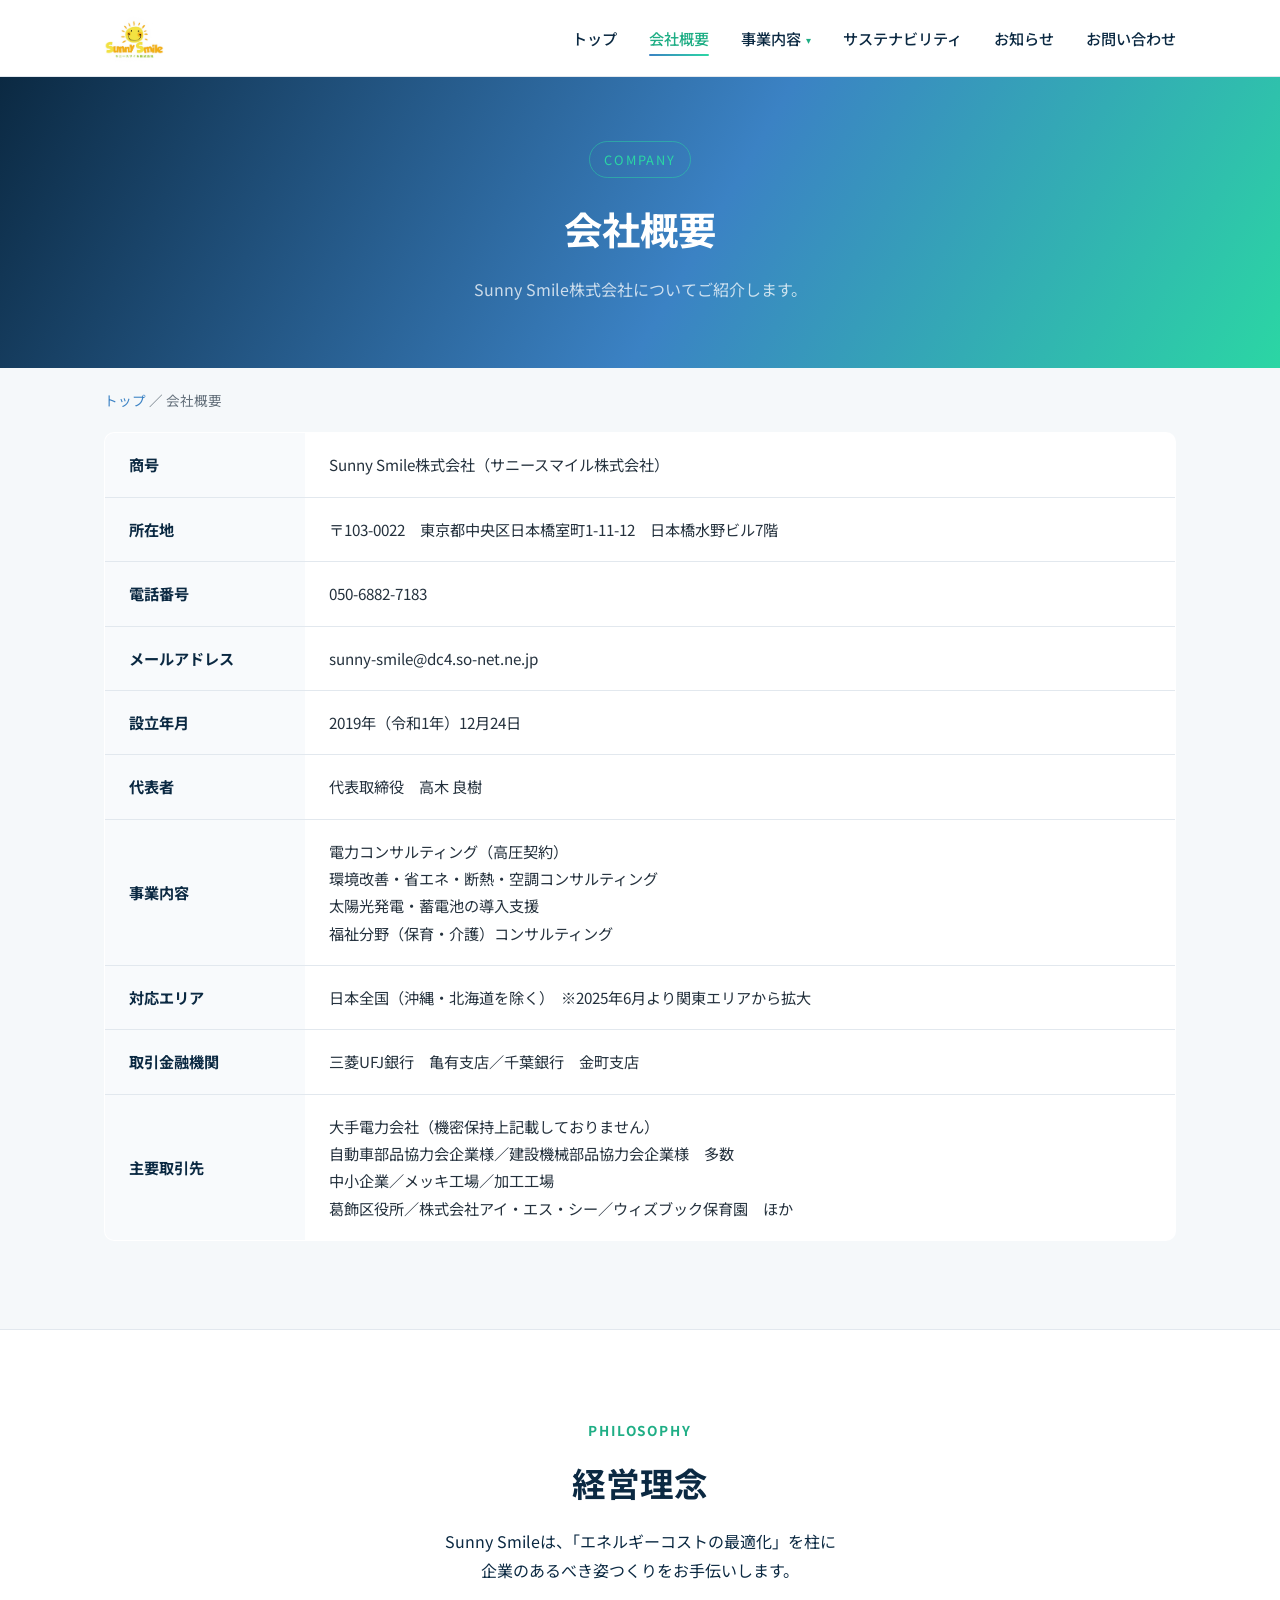
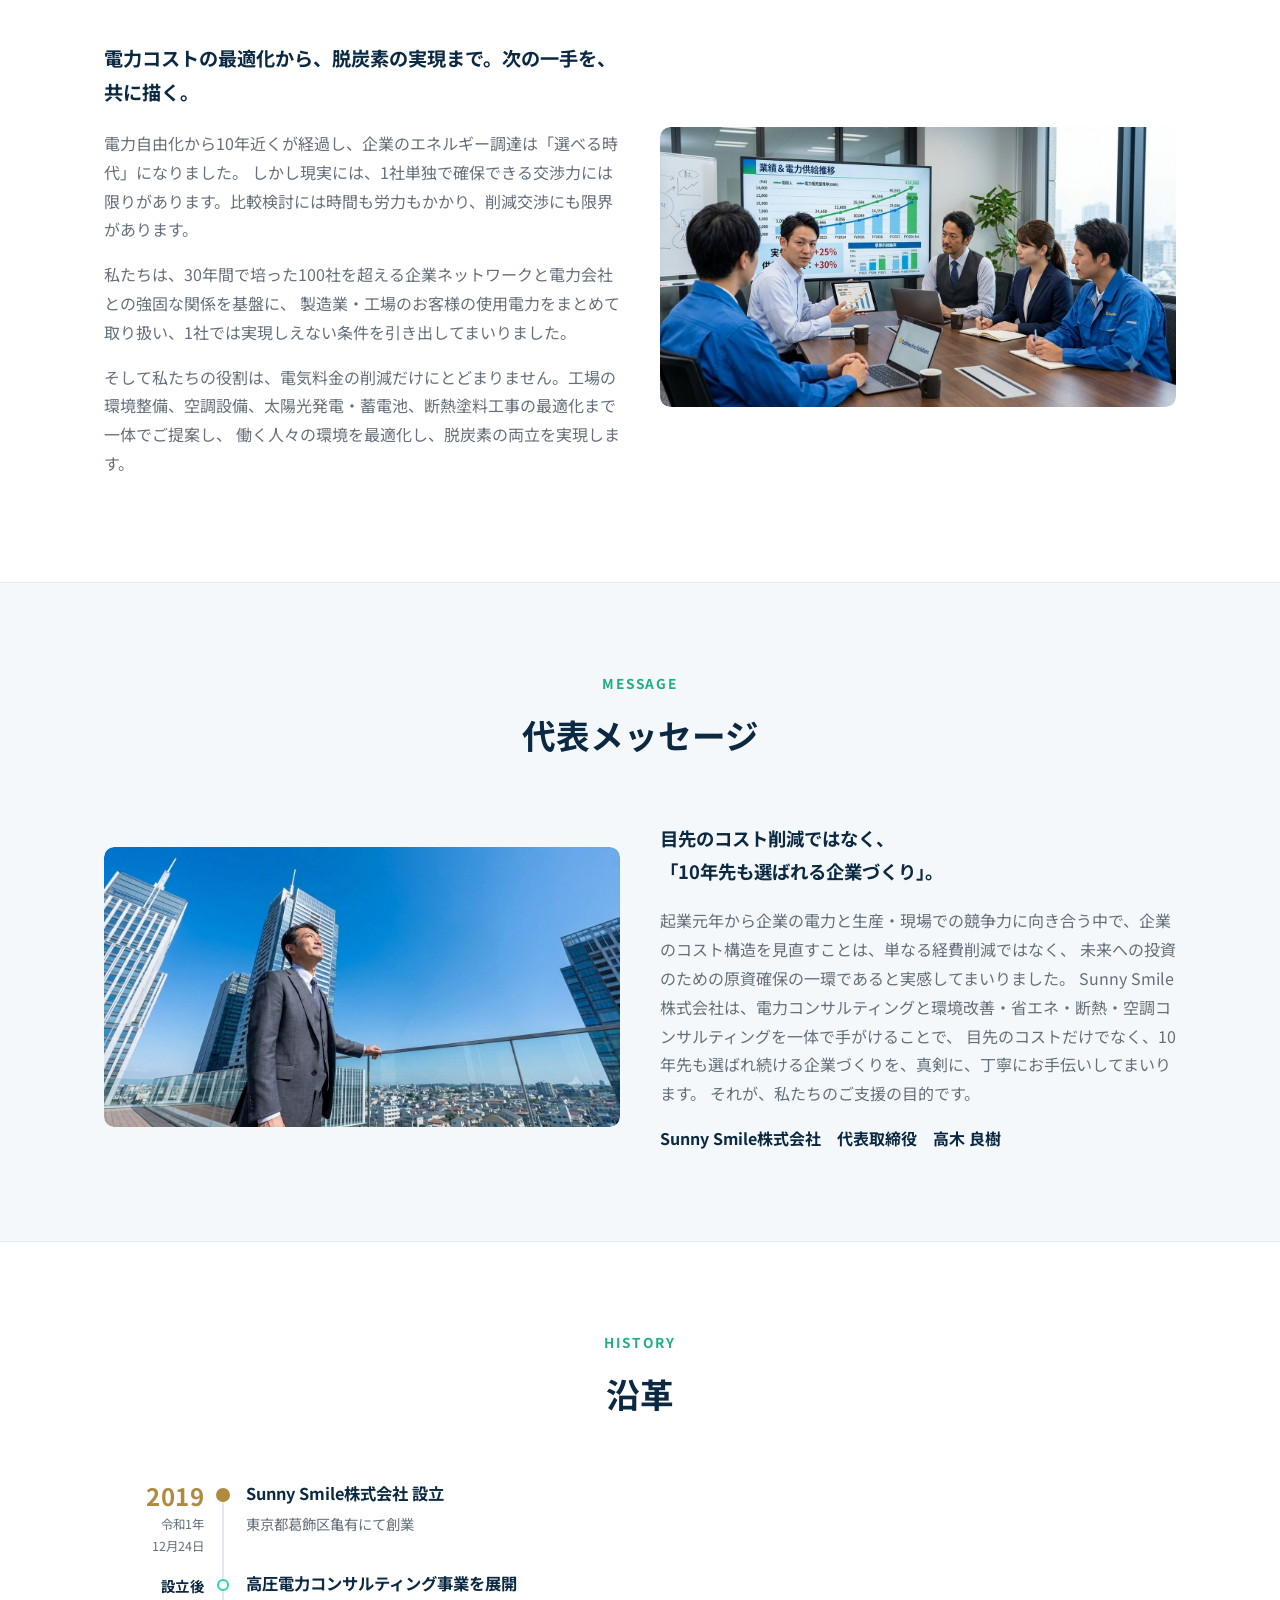
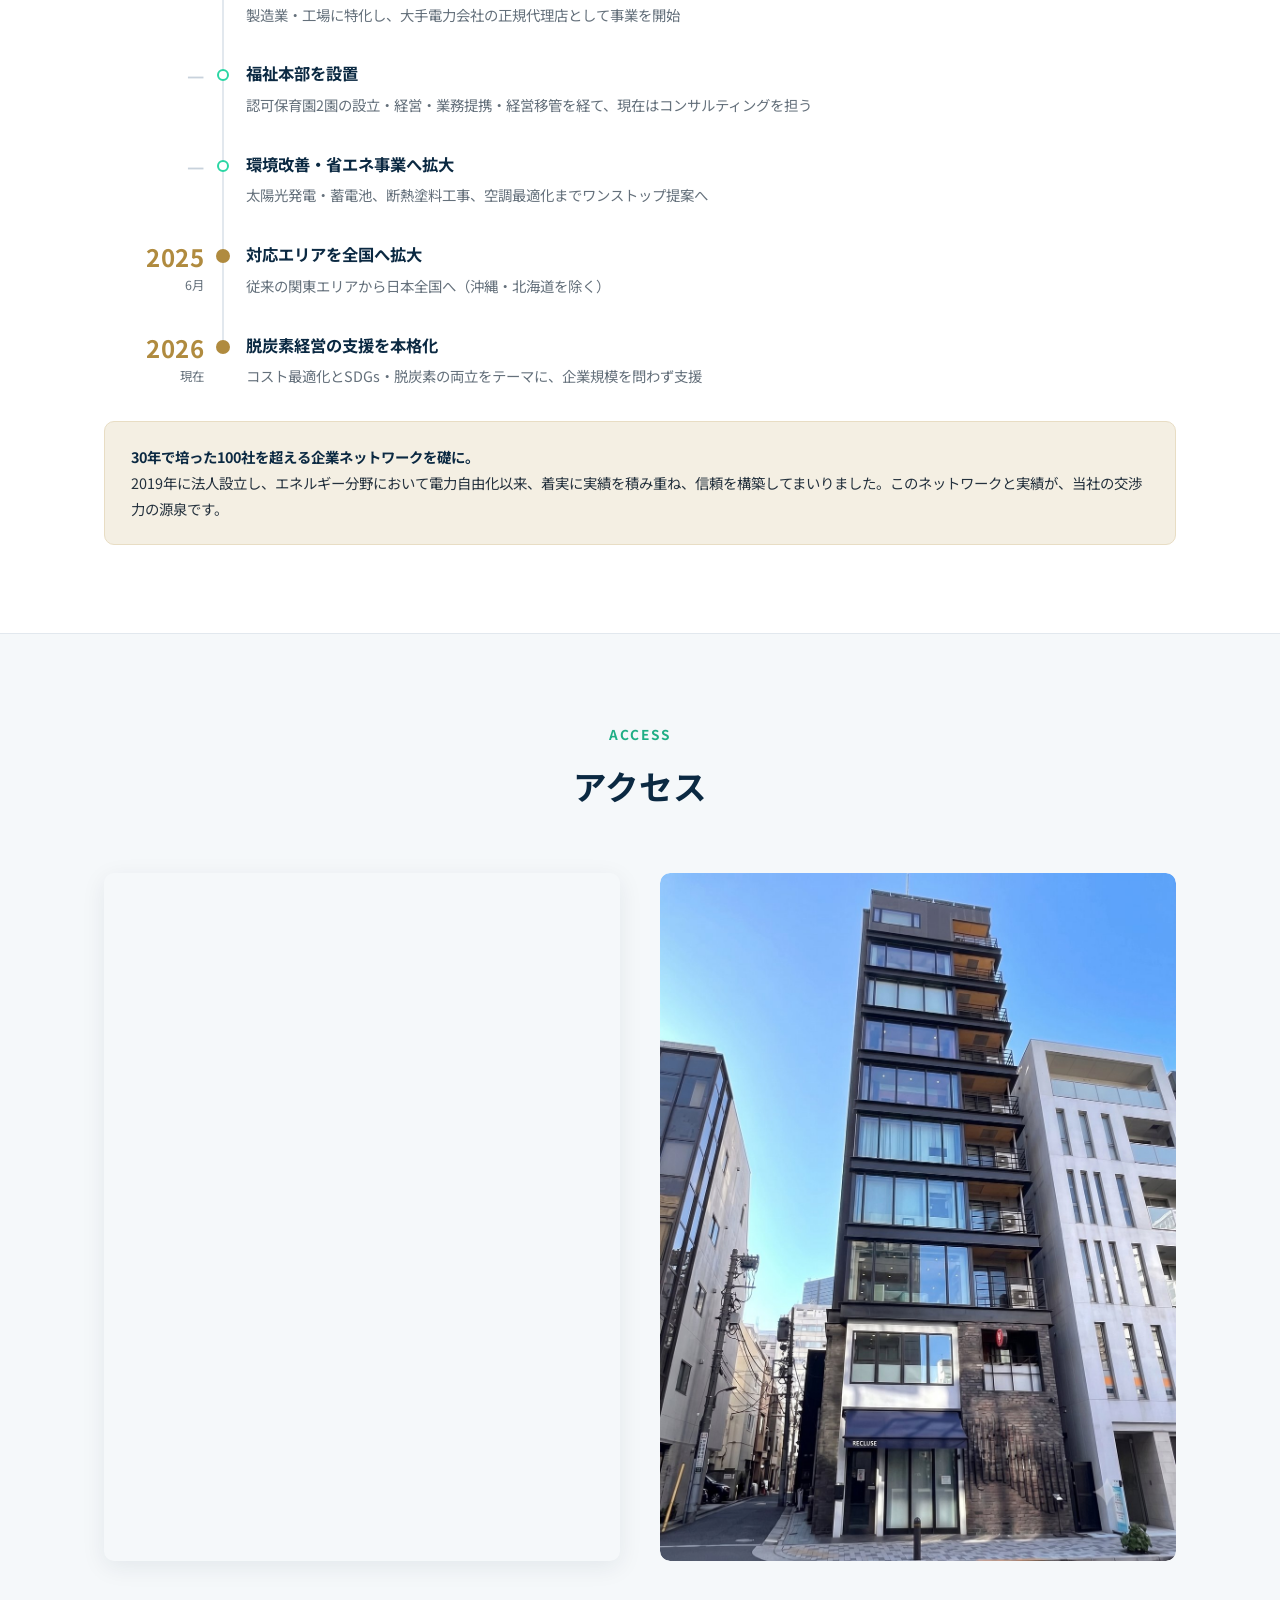
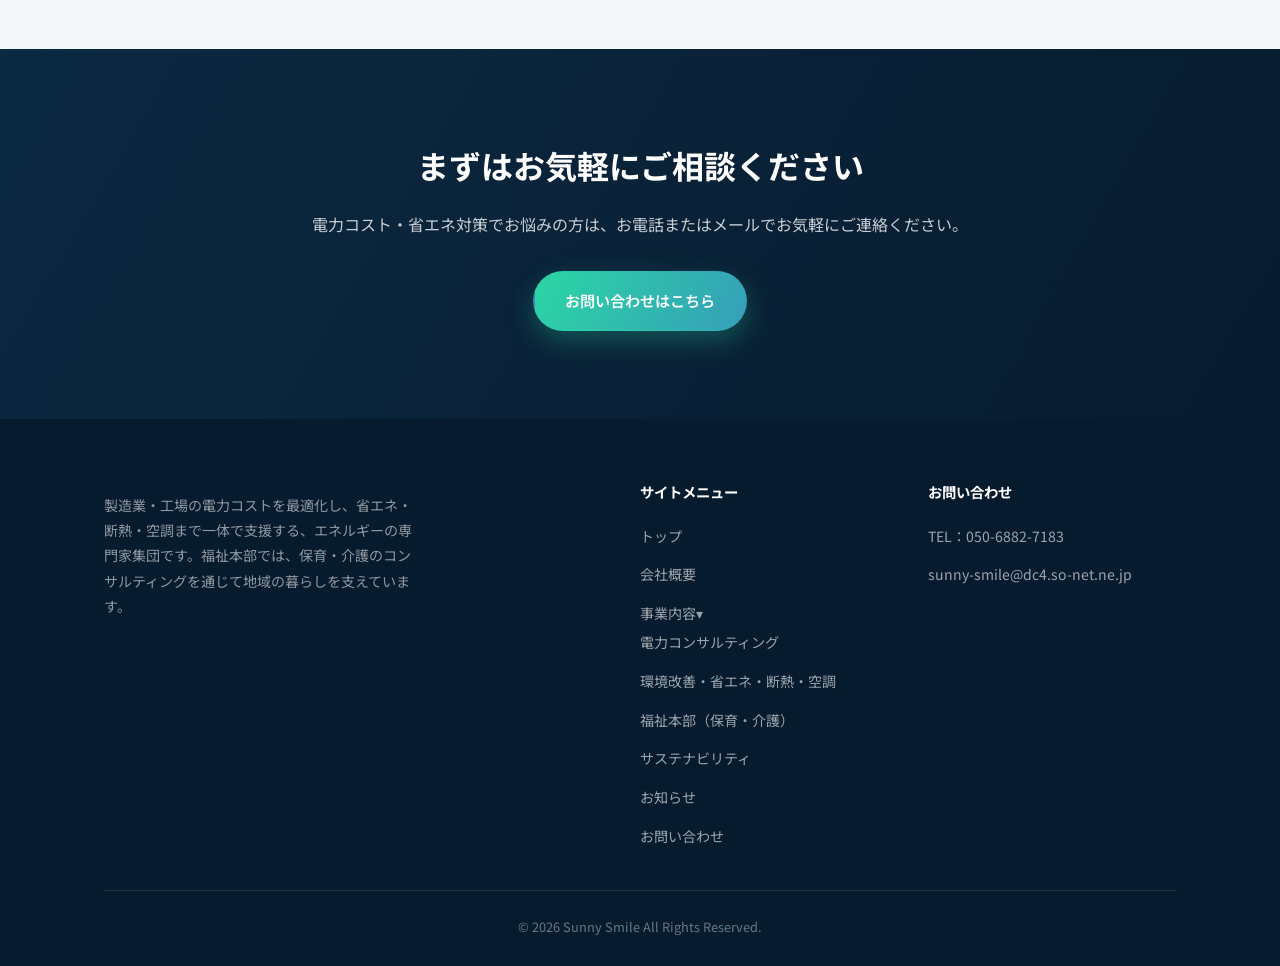
<file: company.html>
<!-- Sunny Smile株式会社 サイト v4.1 / 2026-08-29: 会社案内2026に合わせて会社概要を更新（設立年月日2019年12月24日・商号・事業内容・取引金融機関・主要取引先・沿革・経営理念）／ナビの「事業内容」に電力・環境改善・福祉本部へ直接飛べるサブメニューを追加。詳細は CHANGELOG.md を参照 -->
<!DOCTYPE html>
<html lang="ja">
<head>
<meta charset="UTF-8">
<meta name="viewport" content="width=device-width, initial-scale=1.0">
<title>会社概要 | Sunny Smile株式会社</title>
<meta name="description" content="Sunny Smile株式会社の会社概要・経営理念・沿革。2019年（令和1年）12月24日設立。ライフライン支援本部と福祉本部の2本部体制で、製造業・工場の電力コスト最適化と、保育・介護のコンサルティングを行っています。">
<link rel="preconnect" href="https://fonts.googleapis.com">
<link href="https://fonts.googleapis.com/css2?family=Noto+Sans+JP:wght@400;500;700&display=swap" rel="stylesheet">
<link rel="stylesheet" href="css/style.css">
<style>
/* ===== Sunny Smile v4.0 追加スタイル（2026-08-29）
   別ファイルにせず、このページ内に直接記述しています。既存の css/style.css は変更していません。 ===== */
/* ==========================================================
   Sunny Smile株式会社 サイト 追加スタイル v4.0（2026-08-29）
   会社案内2026（Company Profile 2026）対応で追加したパーツ用。
   ※ style.css の後ろに読み込みます。既存の style.css は変更していません。
   ========================================================== */

:root {
  --color-gold: #b08b3f;
  --color-gold-soft: #f4efe3;
}

/* ---------- 注意喚起バンド（市場動向アラート） ---------- */
.alert-band {
  background: linear-gradient(120deg, var(--color-navy), var(--color-navy-dark));
  color: #fff;
  padding: 40px 0;
}

.alert-band-inner {
  display: grid;
  grid-template-columns: 1fr auto;
  gap: 28px;
  align-items: center;
}

.alert-band .alert-tag {
  display: inline-block;
  font-size: 0.72rem;
  font-weight: 700;
  letter-spacing: 0.1em;
  color: #0b2942;
  background: var(--color-accent);
  border-radius: 999px;
  padding: 4px 14px;
  margin-bottom: 12px;
}

.alert-band h2 {
  font-size: clamp(1.15rem, 2.4vw, 1.6rem);
  margin: 0 0 10px;
  line-height: 1.5;
}

.alert-band p {
  margin: 0;
  font-size: 0.92rem;
  color: rgba(255, 255, 255, 0.75);
}

.alert-band .marker {
  background: linear-gradient(transparent 62%, rgba(43, 214, 164, 0.45) 62%);
  padding: 0 2px;
}

/* ---------- 本部（事業領域）カード ---------- */
.division-grid {
  display: grid;
  grid-template-columns: repeat(2, 1fr);
  gap: 28px;
}

.division-card {
  background: var(--color-card);
  border: 1px solid var(--color-border);
  border-top: 4px solid var(--color-navy);
  border-radius: var(--radius);
  padding: 30px 28px;
  box-shadow: var(--shadow);
  transition: transform 0.25s ease, box-shadow 0.25s ease;
}

.division-card:hover {
  transform: translateY(-6px);
  box-shadow: 0 20px 40px rgba(11, 41, 66, 0.14);
}

.division-card.welfare {
  border-top-color: var(--color-gold);
}

.division-badge {
  display: inline-block;
  font-size: 0.68rem;
  font-weight: 700;
  letter-spacing: 0.12em;
  color: #fff;
  background: var(--color-navy);
  border-radius: 4px;
  padding: 4px 10px;
  margin-right: 10px;
  vertical-align: middle;
}

.division-card.welfare .division-badge {
  background: var(--color-gold);
}

.division-card h3 {
  display: inline;
  font-size: 1.12rem;
  color: var(--color-navy);
  margin: 0;
}

.division-card .division-lead {
  color: var(--color-text-light);
  font-size: 0.9rem;
  margin: 16px 0 18px;
}

.division-card ul {
  display: grid;
  gap: 10px;
}

.division-card ul li {
  position: relative;
  padding-left: 20px;
  font-size: 0.92rem;
}

.division-card ul li::before {
  content: "";
  position: absolute;
  left: 0;
  top: 0.65em;
  width: 8px;
  height: 8px;
  border-radius: 2px;
  transform: rotate(45deg);
  background: var(--color-accent);
}

.division-card.welfare ul li::before {
  background: var(--color-gold);
}

/* ---------- 削減実績（ケーススタディ） ---------- */
.case-grid {
  display: grid;
  grid-template-columns: repeat(2, 1fr);
  gap: 28px;
}

.case-card {
  background: var(--color-card);
  border: 1px solid var(--color-border);
  border-radius: var(--radius);
  overflow: hidden;
  box-shadow: var(--shadow);
  transition: transform 0.25s ease, box-shadow 0.25s ease;
}

.case-card:hover {
  transform: translateY(-6px);
  box-shadow: 0 20px 40px rgba(11, 41, 66, 0.14);
}

.case-head {
  background: var(--color-navy);
  color: #fff;
  padding: 16px 24px;
  display: flex;
  align-items: center;
  justify-content: space-between;
  gap: 12px;
}

.case-head .case-name {
  font-weight: 700;
  font-size: 1.05rem;
}

.case-head .case-type {
  font-size: 0.8rem;
  color: rgba(255, 255, 255, 0.75);
}

.case-body {
  padding: 22px 24px 26px;
}

.case-spec {
  display: grid;
  gap: 0;
  margin-bottom: 20px;
}

.case-spec div {
  display: flex;
  justify-content: space-between;
  align-items: baseline;
  gap: 12px;
  padding: 10px 0;
  border-bottom: 1px dashed var(--color-border);
  font-size: 0.9rem;
}

.case-spec div:last-child {
  border-bottom: none;
}

.case-spec .k {
  color: var(--color-text-light);
}

.case-spec .v {
  font-weight: 700;
  color: var(--color-navy);
}

.case-result {
  display: grid;
  grid-template-columns: repeat(2, 1fr);
  gap: 14px;
}

.case-result-item {
  background: #f8fafc;
  border: 1px solid var(--color-border);
  border-radius: 8px;
  padding: 16px 12px;
  text-align: center;
}

.case-result-item .year {
  display: block;
  font-size: 0.78rem;
  letter-spacing: 0.08em;
  color: var(--color-text-light);
  margin-bottom: 4px;
}

.case-result-item .amount {
  display: block;
  font-size: 1.9rem;
  font-weight: 700;
  color: var(--color-gold);
  line-height: 1.2;
}

.case-result-item .amount span {
  font-size: 0.95rem;
}

.case-result-item .per-year {
  display: block;
  font-size: 0.78rem;
  color: var(--color-navy);
  margin-top: 6px;
}

.case-banner {
  margin-top: 32px;
  background: linear-gradient(120deg, var(--color-navy), var(--color-navy-dark));
  color: #fff;
  border-radius: var(--radius);
  padding: 28px 32px;
}

.case-banner h3 {
  margin: 0 0 10px;
  font-size: clamp(1.05rem, 2.2vw, 1.35rem);
}

.case-banner p {
  margin: 0;
  font-size: 0.85rem;
  color: rgba(255, 255, 255, 0.7);
}

/* ---------- 比較（1社単独 vs Sunny Smile経由） ---------- */
.versus {
  display: grid;
  grid-template-columns: 1fr 56px 1fr;
  gap: 16px;
  align-items: center;
}

.versus-card {
  border-radius: var(--radius);
  padding: 28px 26px;
  height: 100%;
}

.versus-card.before {
  background: #f3f5f7;
  border: 1px solid var(--color-border);
}

.versus-card.after {
  background: var(--color-navy);
  color: #fff;
  box-shadow: 0 16px 36px rgba(11, 41, 66, 0.22);
}

.versus-card h3 {
  margin: 0 0 18px;
  font-size: 1.05rem;
  color: var(--color-navy);
}

.versus-card.after h3 {
  color: #fff;
}

.versus-card ul {
  display: grid;
  gap: 12px;
}

.versus-card li {
  position: relative;
  padding-left: 22px;
  font-size: 0.92rem;
}

.versus-card li::before {
  content: "◆";
  position: absolute;
  left: 0;
  font-size: 0.7rem;
  top: 0.35em;
  color: var(--color-text-light);
}

.versus-card.after li {
  color: rgba(255, 255, 255, 0.9);
}

.versus-card.after li::before {
  color: var(--color-accent);
}

.versus-arrow {
  text-align: center;
  font-size: 1.6rem;
  color: var(--color-accent-dark);
}

/* ---------- お客様のご負担 ---------- */
.burden-grid {
  display: grid;
  grid-template-columns: repeat(3, 1fr);
  gap: 24px;
  text-align: center;
}

.burden-item {
  background: var(--color-gold-soft);
  border: 1px solid #e8ddc4;
  border-radius: var(--radius);
  padding: 30px 20px;
}

.burden-item .big {
  display: block;
  font-size: 2.4rem;
  font-weight: 700;
  color: var(--color-gold);
  line-height: 1.2;
}

.burden-item .big span {
  font-size: 1.1rem;
}

.burden-item .label {
  display: block;
  margin-top: 8px;
  font-size: 0.9rem;
  color: var(--color-navy);
  font-weight: 600;
}

.burden-item .sub {
  display: block;
  margin-top: 4px;
  font-size: 0.78rem;
  color: var(--color-text-light);
}

/* ---------- ステージバー（ご依頼の流れ） ---------- */
.stage-bar {
  display: grid;
  grid-template-columns: repeat(4, 1fr);
  gap: 2px;
  margin-bottom: 32px;
  border-radius: 6px;
  overflow: hidden;
}

.stage-bar div {
  background: #eef2f5;
  padding: 14px 16px;
  font-size: 0.9rem;
  font-weight: 600;
  color: var(--color-navy);
}

.stage-bar div span {
  display: block;
  font-size: 0.66rem;
  letter-spacing: 0.1em;
  color: var(--color-text-light);
  font-weight: 500;
  margin-bottom: 2px;
}

.stage-bar div:last-child {
  background: var(--color-navy);
  color: #fff;
}

.stage-bar div:last-child span {
  color: var(--color-accent);
}

/* ---------- 補足ノート ---------- */
.note-box {
  background: var(--color-gold-soft);
  border: 1px solid #e8ddc4;
  border-radius: var(--radius);
  padding: 22px 26px;
  font-size: 0.9rem;
  color: var(--color-text);
}

.note-box strong {
  color: var(--color-navy);
}

.note-small {
  font-size: 0.8rem;
  color: var(--color-text-light);
  margin-top: 14px;
}

/* ---------- 沿革（会社案内と同じ縦タイムライン） ----------
   左＝年月日の列／中央＝縦線とドット／右＝見出しと説明。
   年の桁が揃うよう、日付列は右寄せで固定幅にしています。 */
.timeline {
  display: grid;
  max-width: 900px;
}

.timeline-row {
  display: grid;
  grid-template-columns: 104px 30px 1fr;
  align-items: start;
}

.timeline-date {
  text-align: right;
  padding-right: 4px;
}

.timeline-date .y {
  display: block;
  font-size: 1.5rem;
  font-weight: 700;
  color: var(--color-gold);
  line-height: 1.25;
  letter-spacing: 0.02em;
}

.timeline-date .y.sm {
  font-size: 0.9rem;
  font-weight: 700;
  color: var(--color-navy);
  line-height: 2.1;
}

.timeline-date .y.blank {
  font-size: 1.2rem;
  color: #c8d2dc;
  line-height: 1.55;
}

.timeline-date .md {
  display: block;
  font-size: 0.78rem;
  color: var(--color-text-light);
  margin-top: 2px;
}

.timeline-mark {
  position: relative;
  align-self: stretch;
}

.timeline-mark::before {
  content: "";
  position: absolute;
  left: 50%;
  top: 0;
  bottom: 0;
  width: 2px;
  transform: translateX(-50%);
  background: var(--color-border);
}

.timeline-row:first-child .timeline-mark::before {
  top: 14px;
}

.timeline-row:last-child .timeline-mark::before {
  bottom: auto;
  height: 14px;
}

.timeline-mark .dot {
  position: absolute;
  left: 50%;
  top: 8px;
  transform: translateX(-50%);
  width: 12px;
  height: 12px;
  border-radius: 50%;
  background: #fff;
  border: 2px solid var(--color-accent);
  box-sizing: border-box;
  z-index: 1;
}

.timeline-mark .dot.filled {
  top: 7px;
  width: 14px;
  height: 14px;
  background: var(--color-gold);
  border-color: var(--color-gold);
}

.timeline-body {
  padding: 0 0 34px 8px;
}

.timeline-row:last-child .timeline-body {
  padding-bottom: 0;
}

.timeline-body h3 {
  margin: 0 0 6px;
  font-size: 1.02rem;
  color: var(--color-navy);
  line-height: 1.5;
}

.timeline-body p {
  margin: 0;
  font-size: 0.9rem;
  color: var(--color-text-light);
}

/* ---------- SDGsカードの公式カラー ---------- */
.sdg-item.g07 { border-top: 4px solid #fcc30b; }
.sdg-item.g09 { border-top: 4px solid #fd6925; }
.sdg-item.g11 { border-top: 4px solid #fd9d24; }
.sdg-item.g13 { border-top: 4px solid #3f7e44; }

.sdg-item .goal-no {
  display: block;
  font-size: 0.7rem;
  letter-spacing: 0.12em;
  color: var(--color-text-light);
  margin-bottom: 6px;
}

/* ---------- レスポンシブ ---------- */
@media (max-width: 860px) {
  .alert-band-inner,
  .division-grid,
  .case-grid,
  .case-result,
  .burden-grid {
    grid-template-columns: 1fr;
  }
  .versus {
    grid-template-columns: 1fr;
  }
  .versus-arrow {
    transform: rotate(90deg);
  }
  .stage-bar {
    grid-template-columns: repeat(2, 1fr);
  }
}

@media (max-width: 640px) {
  .stage-bar {
    grid-template-columns: 1fr;
  }
  .timeline-row {
    grid-template-columns: 74px 24px 1fr;
  }
  .timeline-date .y {
    font-size: 1.2rem;
  }
  .timeline-date .y.sm {
    font-size: 0.8rem;
  }
}

/* ---------- グローバルナビのサブメニュー（v4.1で追加） ----------
   「事業内容」にマウスを乗せると、電力／環境改善／福祉本部へ直接飛べる
   ドロップダウンを表示します。スマートフォンでは常時展開（インデント表示）。 */
.main-nav li.has-sub {
  position: relative;
}

.main-nav li.has-sub > a .caret {
  font-size: 0.62rem;
  margin-left: 5px;
  vertical-align: 1px;
  color: var(--color-accent-dark);
}

.main-nav .sub-nav {
  display: block;
  position: absolute;
  top: 100%;
  left: -16px;
  min-width: 244px;
  background: #fff;
  border: 1px solid var(--color-border);
  border-radius: 8px;
  box-shadow: 0 14px 30px rgba(11, 41, 66, 0.14);
  padding: 8px 0;
  margin-top: 10px;
  opacity: 0;
  visibility: hidden;
  transform: translateY(6px);
  transition: opacity 0.18s ease, transform 0.18s ease, visibility 0.18s;
  z-index: 200;
}

.main-nav li.has-sub:hover > .sub-nav,
.main-nav li.has-sub:focus-within > .sub-nav {
  opacity: 1;
  visibility: visible;
  transform: translateY(0);
}

.main-nav .sub-nav::before {
  content: "";
  position: absolute;
  top: -10px;
  left: 0;
  right: 0;
  height: 10px;
}

.main-nav .sub-nav li {
  display: block;
}

.main-nav .sub-nav a {
  display: block;
  padding: 10px 20px;
  font-size: 0.9rem;
  font-weight: 500;
  color: var(--color-navy);
  white-space: nowrap;
}

.main-nav .sub-nav a::after {
  display: none;
}

.main-nav .sub-nav a:hover {
  background: rgba(43, 214, 164, 0.1);
  color: var(--color-accent-dark);
}

/* 見出しへジャンプしたとき、固定ヘッダーに隠れないようにする */
#power,
#energy,
#welfare {
  scroll-margin-top: 92px;
}

@media (max-width: 640px) {
  .main-nav .sub-nav {
    position: static;
    opacity: 1;
    visibility: visible;
    transform: none;
    min-width: 0;
    margin-top: 0;
    padding: 0 0 0 16px;
    background: transparent;
    border: none;
    border-radius: 0;
    box-shadow: none;
  }
  .main-nav .sub-nav a {
    padding: 11px 0;
    font-size: 0.87rem;
    color: var(--color-text-light);
    border-bottom: 1px solid var(--color-border);
  }
  .main-nav.is-open {
    max-height: 760px;
  }
}

</style>
</head>
<body>

<header class="site-header">
  <div class="header-inner">
    <a href="index.html" class="logo">
      <img src="images/logo.png" alt="Sunny Smile株式会社" class="logo-img">
    </a>
    <nav class="main-nav">
      <ul>
        <li><a href="index.html">トップ</a></li>
        <li><a href="company.html" class="is-active">会社概要</a></li>
        <li class="has-sub">
          <a href="service.html">事業内容<span class="caret">▾</span></a>
          <ul class="sub-nav">
            <li><a href="service.html#power">電力コンサルティング</a></li>
            <li><a href="service.html#energy">環境改善・省エネ・断熱・空調</a></li>
            <li><a href="service.html#welfare">福祉本部（保育・介護）</a></li>
          </ul>
        </li>
        <li><a href="sustainability.html">サステナビリティ</a></li>
        <li><a href="news.html">お知らせ</a></li>
        <li><a href="contact.html">お問い合わせ</a></li>
      </ul>
    </nav>
    <button class="nav-toggle" aria-label="メニューを開く" aria-expanded="false"></button>
  </div>
</header>

<main>

  <section class="page-hero">
    <div class="container">
      <span class="hero-eyebrow">COMPANY</span>
      <h1>会社概要</h1>
      <p>Sunny Smile株式会社についてご紹介します。</p>
    </div>
  </section>

  <div class="container">
    <div class="breadcrumb">
      <a href="index.html">トップ</a> ／ 会社概要
    </div>
  </div>

  <section style="padding-top:0;">
    <div class="container">
      <table class="company-table">
        <tr>
          <th>商号</th>
          <td>Sunny Smile株式会社（サニースマイル株式会社）</td>
        </tr>
        <tr>
          <th>所在地</th>
          <td>〒103-0022　東京都中央区日本橋室町1-11-12　日本橋水野ビル7階</td>
        </tr>
        <tr>
          <th>電話番号</th>
          <td>050-6882-7183</td>
        </tr>
        <tr>
          <th>メールアドレス</th>
          <td>sunny-smile@dc4.so-net.ne.jp</td>
        </tr>
        <tr>
          <th>設立年月</th>
          <td>2019年（令和1年）12月24日</td>
        </tr>
        <tr>
          <th>代表者</th>
          <td>代表取締役　高木 良樹</td>
        </tr>
        <tr>
          <th>事業内容</th>
          <td>
            電力コンサルティング（高圧契約）<br>
            環境改善・省エネ・断熱・空調コンサルティング<br>
            太陽光発電・蓄電池の導入支援<br>
            福祉分野（保育・介護）コンサルティング
          </td>
        </tr>
        <tr>
          <th>対応エリア</th>
          <td>日本全国（沖縄・北海道を除く）　※2025年6月より関東エリアから拡大</td>
        </tr>
        <tr>
          <th>取引金融機関</th>
          <td>三菱UFJ銀行　亀有支店／千葉銀行　金町支店</td>
        </tr>
        <tr>
          <th>主要取引先</th>
          <td>
            大手電力会社（機密保持上記載しておりません）<br>
            自動車部品協力会企業様／建設機械部品協力会企業様　多数<br>
            中小企業／メッキ工場／加工工場<br>
            葛飾区役所／株式会社アイ・エス・シー／ウィズブック保育園　ほか
          </td>
        </tr>
      </table>
    </div>
  </section>

  <section class="bg-alt">
    <div class="container">
      <div class="section-head">
        <span class="section-eyebrow">PHILOSOPHY</span>
        <h2>経営理念</h2>
        <p style="color:var(--color-navy);">Sunny Smileは、「エネルギーコストの最適化」を柱に<br>企業のあるべき姿つくりをお手伝いします。</p>
      </div>
      <div class="philosophy-block reveal">
        <div>
          <h3 style="color:var(--color-navy); font-size:1.2rem; margin-top:0;">電力コストの最適化から、脱炭素の実現まで。次の一手を、共に描く。</h3>
          <p style="color:var(--color-text-light);">
            電力自由化から10年近くが経過し、企業のエネルギー調達は「選べる時代」になりました。
            しかし現実には、1社単独で確保できる交渉力には限りがあります。比較検討には時間も労力もかかり、削減交渉にも限界があります。
          </p>
          <p style="color:var(--color-text-light);">
            私たちは、30年間で培った100社を超える企業ネットワークと電力会社との強固な関係を基盤に、
            製造業・工場のお客様の使用電力をまとめて取り扱い、1社では実現しえない条件を引き出してまいりました。
          </p>
          <p style="color:var(--color-text-light);">
            そして私たちの役割は、電気料金の削減だけにとどまりません。工場の環境整備、空調設備、太陽光発電・蓄電池、断熱塗料工事の最適化まで一体でご提案し、
            働く人々の環境を最適化し、脱炭素の両立を実現します。
          </p>
        </div>
        <div class="philosophy-media has-photo">
          <img src="images/philosophy.jpg" alt="Sunny Smile株式会社 打ち合わせの様子">
        </div>
      </div>
    </div>
  </section>

  <section>
    <div class="container">
      <div class="section-head">
        <span class="section-eyebrow">MESSAGE</span>
        <h2>代表メッセージ</h2>
      </div>
      <div class="philosophy-block reveal">
        <div class="philosophy-media has-photo">
          <img src="images/representative.jpg" alt="Sunny Smile株式会社 代表取締役 高木 良樹">
        </div>
        <div>
          <h3 style="color:var(--color-navy); font-size:1.15rem; margin-top:0;">
            目先のコスト削減ではなく、<br>「10年先も選ばれる企業づくり」。
          </h3>
          <p style="color:var(--color-text-light);">
            起業元年から企業の電力と生産・現場での競争力に向き合う中で、企業のコスト構造を見直すことは、単なる経費削減ではなく、
            未来への投資のための原資確保の一環であると実感してまいりました。
            Sunny Smile株式会社は、電力コンサルティングと環境改善・省エネ・断熱・空調コンサルティングを一体で手がけることで、
            目先のコストだけでなく、10年先も選ばれ続ける企業づくりを、真剣に、丁寧にお手伝いしてまいります。
            それが、私たちのご支援の目的です。
          </p>
          <p style="color:var(--color-navy); font-weight:700; margin-bottom:0;">Sunny Smile株式会社　代表取締役　高木 良樹</p>
        </div>
      </div>
    </div>
  </section>

  <section class="bg-alt">
    <div class="container">
      <div class="section-head">
        <span class="section-eyebrow">HISTORY</span>
        <h2>沿革</h2>
      </div>
      <div class="timeline reveal">
        <div class="timeline-row">
          <div class="timeline-date">
            <span class="y">2019</span>
            <span class="md">令和1年<br>12月24日</span>
          </div>
          <div class="timeline-mark"><span class="dot filled"></span></div>
          <div class="timeline-body">
            <h3>Sunny Smile株式会社 設立</h3>
            <p>東京都葛飾区亀有にて創業</p>
          </div>
        </div>
        <div class="timeline-row">
          <div class="timeline-date">
            <span class="y sm">設立後</span>
          </div>
          <div class="timeline-mark"><span class="dot"></span></div>
          <div class="timeline-body">
            <h3>高圧電力コンサルティング事業を展開</h3>
            <p>製造業・工場に特化し、大手電力会社の正規代理店として事業を開始</p>
          </div>
        </div>
        <div class="timeline-row">
          <div class="timeline-date">
            <span class="y blank">—</span>
          </div>
          <div class="timeline-mark"><span class="dot"></span></div>
          <div class="timeline-body">
            <h3>福祉本部を設置</h3>
            <p>認可保育園2園の設立・経営・業務提携・経営移管を経て、現在はコンサルティングを担う</p>
          </div>
        </div>
        <div class="timeline-row">
          <div class="timeline-date">
            <span class="y blank">—</span>
          </div>
          <div class="timeline-mark"><span class="dot"></span></div>
          <div class="timeline-body">
            <h3>環境改善・省エネ事業へ拡大</h3>
            <p>太陽光発電・蓄電池、断熱塗料工事、空調最適化までワンストップ提案へ</p>
          </div>
        </div>
        <div class="timeline-row">
          <div class="timeline-date">
            <span class="y">2025</span>
            <span class="md">6月</span>
          </div>
          <div class="timeline-mark"><span class="dot filled"></span></div>
          <div class="timeline-body">
            <h3>対応エリアを全国へ拡大</h3>
            <p>従来の関東エリアから日本全国へ（沖縄・北海道を除く）</p>
          </div>
        </div>
        <div class="timeline-row">
          <div class="timeline-date">
            <span class="y">2026</span>
            <span class="md">現在</span>
          </div>
          <div class="timeline-mark"><span class="dot filled"></span></div>
          <div class="timeline-body">
            <h3>脱炭素経営の支援を本格化</h3>
            <p>コスト最適化とSDGs・脱炭素の両立をテーマに、企業規模を問わず支援</p>
          </div>
        </div>
      </div>
      <div class="note-box reveal" style="margin-top:32px;">
        <strong>30年で培った100社を超える企業ネットワークを礎に。</strong><br>
        2019年に法人設立し、エネルギー分野において電力自由化以来、着実に実績を積み重ね、信頼を構築してまいりました。このネットワークと実績が、当社の交渉力の源泉です。
      </div>
    </div>
  </section>

  <section>
    <div class="container">
      <div class="section-head">
        <span class="section-eyebrow">ACCESS</span>
        <h2>アクセス</h2>
      </div>
      <div class="access-block reveal">
        <div class="map-embed">
          <iframe
            src="https://www.google.com/maps?q=東京都中央区日本橋室町1-11-12 日本橋水野ビル7階&output=embed"
            width="100%" height="320" style="border:0; display:block;" loading="lazy"
            referrerpolicy="no-referrer-when-downgrade" title="Sunny Smile株式会社 所在地地図"></iframe>
        </div>
        <div class="img-placeholder has-photo">
          <img src="images/access.jpg" alt="Sunny Smile株式会社 オフィスが入るビル外観">
        </div>
      </div>
    </div>
  </section>

  <section class="cta">
    <div class="container">
      <h2>まずはお気軽にご相談ください</h2>
      <p>電力コスト・省エネ対策でお悩みの方は、お電話またはメールでお気軽にご連絡ください。</p>
      <a href="contact.html" class="btn btn-primary">お問い合わせはこちら</a>
    </div>
  </section>

</main>

<footer class="site-footer">
  <div class="container">
    <div class="footer-grid">
      <div class="footer-brand">
        <p>製造業・工場の電力コストを最適化し、省エネ・断熱・空調まで一体で支援する、エネルギーの専門家集団です。福祉本部では、保育・介護のコンサルティングを通じて地域の暮らしを支えています。</p>
      </div>
      <div class="footer-col">
        <h4>サイトメニュー</h4>
        <ul>
          <li><a href="index.html">トップ</a></li>
          <li><a href="company.html">会社概要</a></li>
          <li class="has-sub">
          <a href="service.html">事業内容<span class="caret">▾</span></a>
          <ul class="sub-nav">
            <li><a href="service.html#power">電力コンサルティング</a></li>
            <li><a href="service.html#energy">環境改善・省エネ・断熱・空調</a></li>
            <li><a href="service.html#welfare">福祉本部（保育・介護）</a></li>
          </ul>
        </li>
          <li><a href="sustainability.html">サステナビリティ</a></li>
          <li><a href="news.html">お知らせ</a></li>
          <li><a href="contact.html">お問い合わせ</a></li>
        </ul>
      </div>
      <div class="footer-col">
        <h4>お問い合わせ</h4>
        <ul>
          <li><a href="tel:05068827183">TEL：050-6882-7183</a></li>
          <li><a href="mailto:sunny-smile@dc4.so-net.ne.jp">sunny-smile@dc4.so-net.ne.jp</a></li>
        </ul>
      </div>
    </div>
    <div class="footer-bottom">
      &copy; <span id="year"></span> Sunny Smile All Rights Reserved.
    </div>
  </div>
</footer>

<script src="js/script.js"></script>
<script>document.getElementById("year").textContent = new Date().getFullYear();</script>
</body>
</html>
</file>
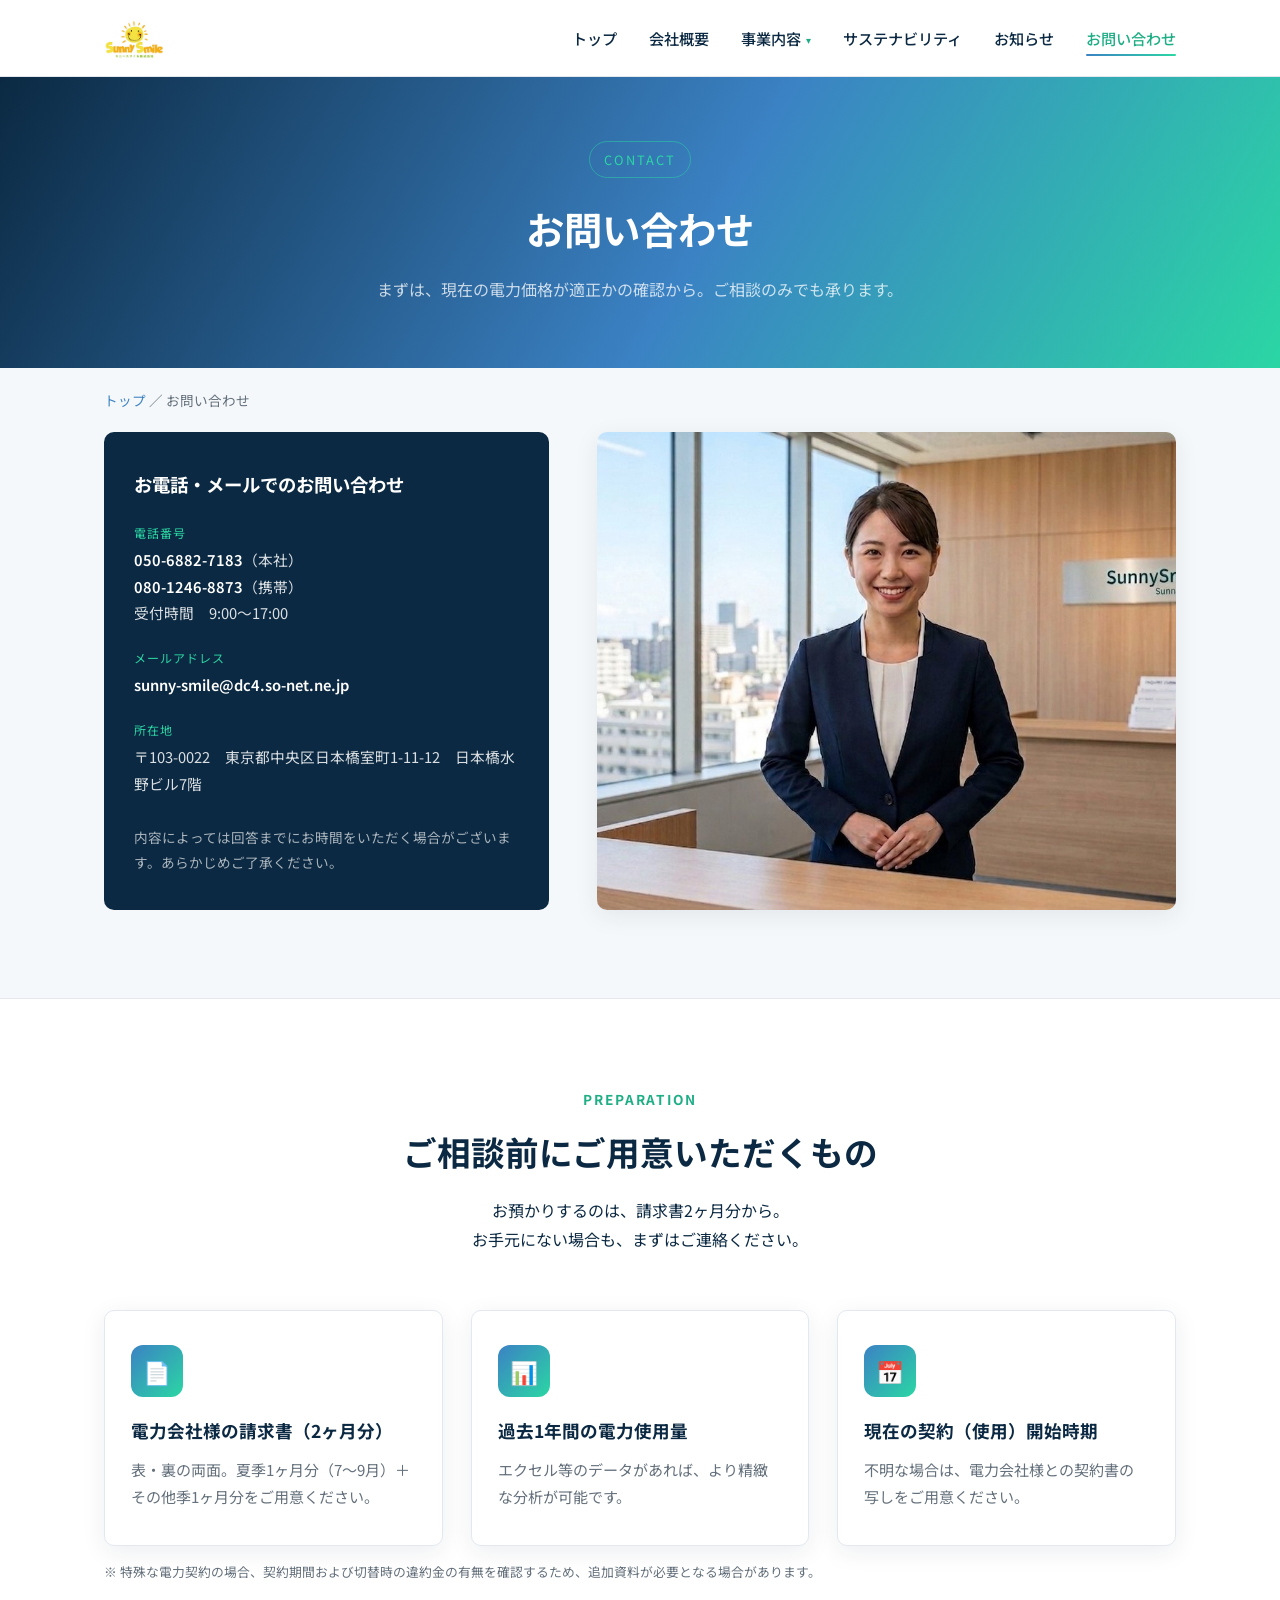
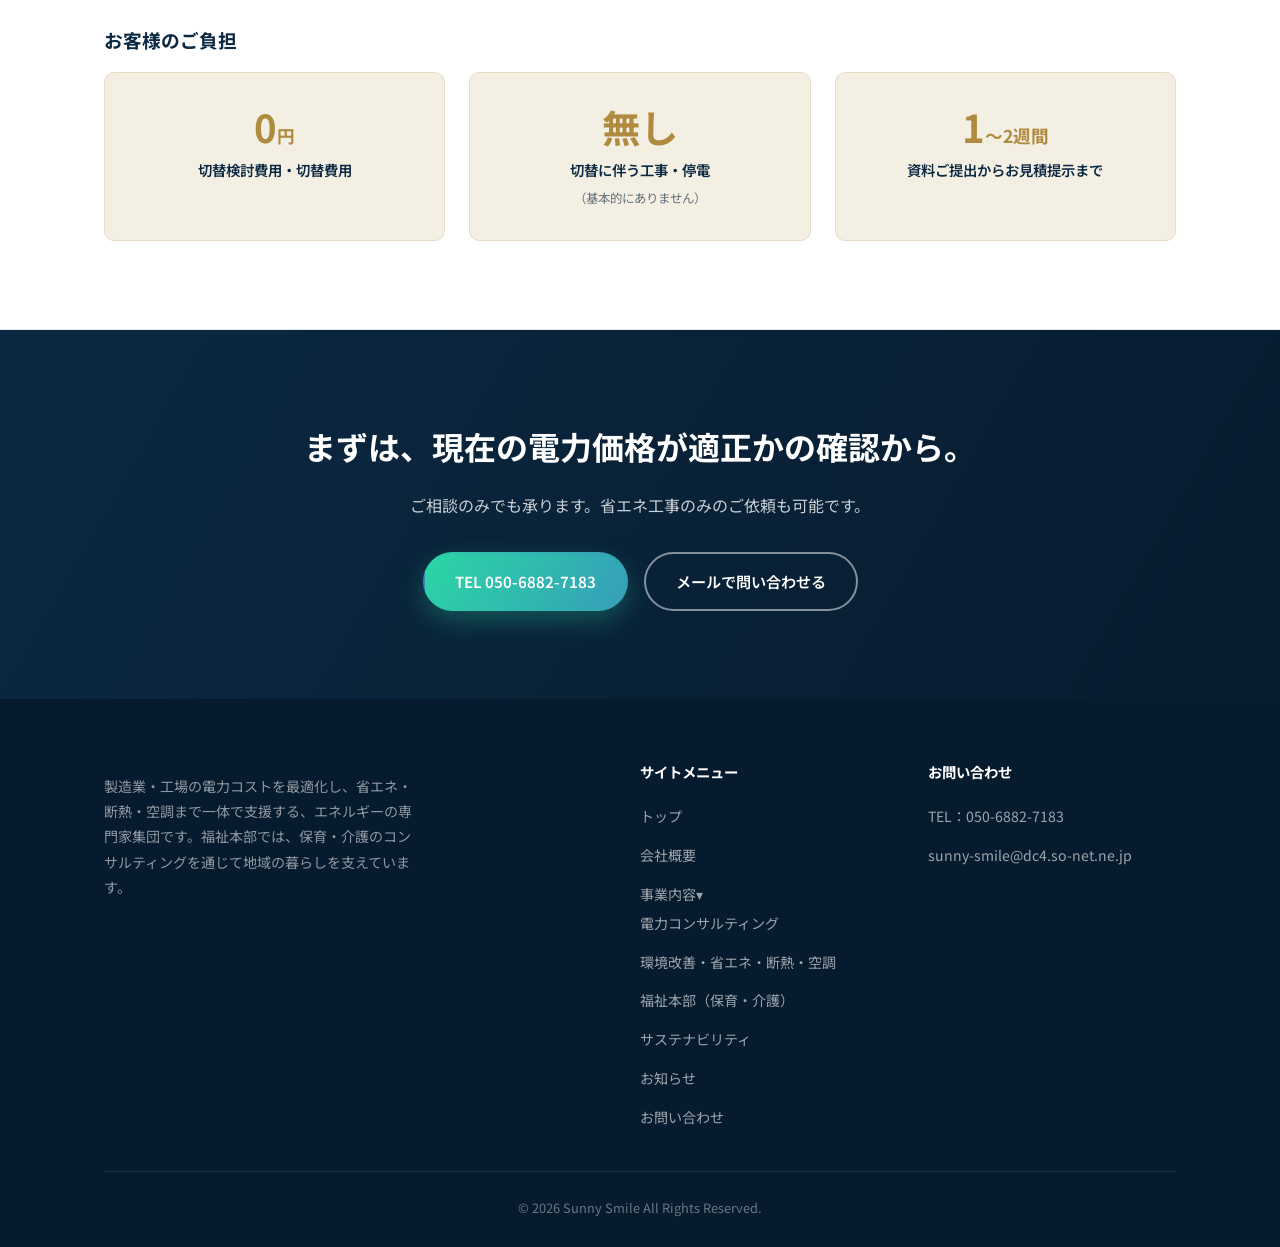
<file: contact.html>
<!-- Sunny Smile株式会社 サイト v4.1 / 2026-08-29: 会社案内2026に合わせて「ご相談前にご用意いただくもの」「ご負担」を追記／ナビの「事業内容」に電力・環境改善・福祉本部へ直接飛べるサブメニューを追加。詳細は CHANGELOG.md を参照 -->
<!DOCTYPE html>
<html lang="ja">
<head>
<meta charset="UTF-8">
<meta name="viewport" content="width=device-width, initial-scale=1.0">
<title>お問い合わせ | Sunny Smile株式会社</title>
<meta name="description" content="Sunny Smile株式会社へのお問い合わせはこちらから。電力コンサルティング、環境改善・省エネ・断熱・空調コンサルティングに関するご相談を承ります。切替検討費用・切替費用は0円です。">
<link rel="preconnect" href="https://fonts.googleapis.com">
<link href="https://fonts.googleapis.com/css2?family=Noto+Sans+JP:wght@400;500;700&display=swap" rel="stylesheet">
<link rel="stylesheet" href="css/style.css">
<style>
/* ===== Sunny Smile v4.0 追加スタイル（2026-08-29）
   別ファイルにせず、このページ内に直接記述しています。既存の css/style.css は変更していません。 ===== */
/* ==========================================================
   Sunny Smile株式会社 サイト 追加スタイル v4.0（2026-08-29）
   会社案内2026（Company Profile 2026）対応で追加したパーツ用。
   ※ style.css の後ろに読み込みます。既存の style.css は変更していません。
   ========================================================== */

:root {
  --color-gold: #b08b3f;
  --color-gold-soft: #f4efe3;
}

/* ---------- 注意喚起バンド（市場動向アラート） ---------- */
.alert-band {
  background: linear-gradient(120deg, var(--color-navy), var(--color-navy-dark));
  color: #fff;
  padding: 40px 0;
}

.alert-band-inner {
  display: grid;
  grid-template-columns: 1fr auto;
  gap: 28px;
  align-items: center;
}

.alert-band .alert-tag {
  display: inline-block;
  font-size: 0.72rem;
  font-weight: 700;
  letter-spacing: 0.1em;
  color: #0b2942;
  background: var(--color-accent);
  border-radius: 999px;
  padding: 4px 14px;
  margin-bottom: 12px;
}

.alert-band h2 {
  font-size: clamp(1.15rem, 2.4vw, 1.6rem);
  margin: 0 0 10px;
  line-height: 1.5;
}

.alert-band p {
  margin: 0;
  font-size: 0.92rem;
  color: rgba(255, 255, 255, 0.75);
}

.alert-band .marker {
  background: linear-gradient(transparent 62%, rgba(43, 214, 164, 0.45) 62%);
  padding: 0 2px;
}

/* ---------- 本部（事業領域）カード ---------- */
.division-grid {
  display: grid;
  grid-template-columns: repeat(2, 1fr);
  gap: 28px;
}

.division-card {
  background: var(--color-card);
  border: 1px solid var(--color-border);
  border-top: 4px solid var(--color-navy);
  border-radius: var(--radius);
  padding: 30px 28px;
  box-shadow: var(--shadow);
  transition: transform 0.25s ease, box-shadow 0.25s ease;
}

.division-card:hover {
  transform: translateY(-6px);
  box-shadow: 0 20px 40px rgba(11, 41, 66, 0.14);
}

.division-card.welfare {
  border-top-color: var(--color-gold);
}

.division-badge {
  display: inline-block;
  font-size: 0.68rem;
  font-weight: 700;
  letter-spacing: 0.12em;
  color: #fff;
  background: var(--color-navy);
  border-radius: 4px;
  padding: 4px 10px;
  margin-right: 10px;
  vertical-align: middle;
}

.division-card.welfare .division-badge {
  background: var(--color-gold);
}

.division-card h3 {
  display: inline;
  font-size: 1.12rem;
  color: var(--color-navy);
  margin: 0;
}

.division-card .division-lead {
  color: var(--color-text-light);
  font-size: 0.9rem;
  margin: 16px 0 18px;
}

.division-card ul {
  display: grid;
  gap: 10px;
}

.division-card ul li {
  position: relative;
  padding-left: 20px;
  font-size: 0.92rem;
}

.division-card ul li::before {
  content: "";
  position: absolute;
  left: 0;
  top: 0.65em;
  width: 8px;
  height: 8px;
  border-radius: 2px;
  transform: rotate(45deg);
  background: var(--color-accent);
}

.division-card.welfare ul li::before {
  background: var(--color-gold);
}

/* ---------- 削減実績（ケーススタディ） ---------- */
.case-grid {
  display: grid;
  grid-template-columns: repeat(2, 1fr);
  gap: 28px;
}

.case-card {
  background: var(--color-card);
  border: 1px solid var(--color-border);
  border-radius: var(--radius);
  overflow: hidden;
  box-shadow: var(--shadow);
  transition: transform 0.25s ease, box-shadow 0.25s ease;
}

.case-card:hover {
  transform: translateY(-6px);
  box-shadow: 0 20px 40px rgba(11, 41, 66, 0.14);
}

.case-head {
  background: var(--color-navy);
  color: #fff;
  padding: 16px 24px;
  display: flex;
  align-items: center;
  justify-content: space-between;
  gap: 12px;
}

.case-head .case-name {
  font-weight: 700;
  font-size: 1.05rem;
}

.case-head .case-type {
  font-size: 0.8rem;
  color: rgba(255, 255, 255, 0.75);
}

.case-body {
  padding: 22px 24px 26px;
}

.case-spec {
  display: grid;
  gap: 0;
  margin-bottom: 20px;
}

.case-spec div {
  display: flex;
  justify-content: space-between;
  align-items: baseline;
  gap: 12px;
  padding: 10px 0;
  border-bottom: 1px dashed var(--color-border);
  font-size: 0.9rem;
}

.case-spec div:last-child {
  border-bottom: none;
}

.case-spec .k {
  color: var(--color-text-light);
}

.case-spec .v {
  font-weight: 700;
  color: var(--color-navy);
}

.case-result {
  display: grid;
  grid-template-columns: repeat(2, 1fr);
  gap: 14px;
}

.case-result-item {
  background: #f8fafc;
  border: 1px solid var(--color-border);
  border-radius: 8px;
  padding: 16px 12px;
  text-align: center;
}

.case-result-item .year {
  display: block;
  font-size: 0.78rem;
  letter-spacing: 0.08em;
  color: var(--color-text-light);
  margin-bottom: 4px;
}

.case-result-item .amount {
  display: block;
  font-size: 1.9rem;
  font-weight: 700;
  color: var(--color-gold);
  line-height: 1.2;
}

.case-result-item .amount span {
  font-size: 0.95rem;
}

.case-result-item .per-year {
  display: block;
  font-size: 0.78rem;
  color: var(--color-navy);
  margin-top: 6px;
}

.case-banner {
  margin-top: 32px;
  background: linear-gradient(120deg, var(--color-navy), var(--color-navy-dark));
  color: #fff;
  border-radius: var(--radius);
  padding: 28px 32px;
}

.case-banner h3 {
  margin: 0 0 10px;
  font-size: clamp(1.05rem, 2.2vw, 1.35rem);
}

.case-banner p {
  margin: 0;
  font-size: 0.85rem;
  color: rgba(255, 255, 255, 0.7);
}

/* ---------- 比較（1社単独 vs Sunny Smile経由） ---------- */
.versus {
  display: grid;
  grid-template-columns: 1fr 56px 1fr;
  gap: 16px;
  align-items: center;
}

.versus-card {
  border-radius: var(--radius);
  padding: 28px 26px;
  height: 100%;
}

.versus-card.before {
  background: #f3f5f7;
  border: 1px solid var(--color-border);
}

.versus-card.after {
  background: var(--color-navy);
  color: #fff;
  box-shadow: 0 16px 36px rgba(11, 41, 66, 0.22);
}

.versus-card h3 {
  margin: 0 0 18px;
  font-size: 1.05rem;
  color: var(--color-navy);
}

.versus-card.after h3 {
  color: #fff;
}

.versus-card ul {
  display: grid;
  gap: 12px;
}

.versus-card li {
  position: relative;
  padding-left: 22px;
  font-size: 0.92rem;
}

.versus-card li::before {
  content: "◆";
  position: absolute;
  left: 0;
  font-size: 0.7rem;
  top: 0.35em;
  color: var(--color-text-light);
}

.versus-card.after li {
  color: rgba(255, 255, 255, 0.9);
}

.versus-card.after li::before {
  color: var(--color-accent);
}

.versus-arrow {
  text-align: center;
  font-size: 1.6rem;
  color: var(--color-accent-dark);
}

/* ---------- お客様のご負担 ---------- */
.burden-grid {
  display: grid;
  grid-template-columns: repeat(3, 1fr);
  gap: 24px;
  text-align: center;
}

.burden-item {
  background: var(--color-gold-soft);
  border: 1px solid #e8ddc4;
  border-radius: var(--radius);
  padding: 30px 20px;
}

.burden-item .big {
  display: block;
  font-size: 2.4rem;
  font-weight: 700;
  color: var(--color-gold);
  line-height: 1.2;
}

.burden-item .big span {
  font-size: 1.1rem;
}

.burden-item .label {
  display: block;
  margin-top: 8px;
  font-size: 0.9rem;
  color: var(--color-navy);
  font-weight: 600;
}

.burden-item .sub {
  display: block;
  margin-top: 4px;
  font-size: 0.78rem;
  color: var(--color-text-light);
}

/* ---------- ステージバー（ご依頼の流れ） ---------- */
.stage-bar {
  display: grid;
  grid-template-columns: repeat(4, 1fr);
  gap: 2px;
  margin-bottom: 32px;
  border-radius: 6px;
  overflow: hidden;
}

.stage-bar div {
  background: #eef2f5;
  padding: 14px 16px;
  font-size: 0.9rem;
  font-weight: 600;
  color: var(--color-navy);
}

.stage-bar div span {
  display: block;
  font-size: 0.66rem;
  letter-spacing: 0.1em;
  color: var(--color-text-light);
  font-weight: 500;
  margin-bottom: 2px;
}

.stage-bar div:last-child {
  background: var(--color-navy);
  color: #fff;
}

.stage-bar div:last-child span {
  color: var(--color-accent);
}

/* ---------- 補足ノート ---------- */
.note-box {
  background: var(--color-gold-soft);
  border: 1px solid #e8ddc4;
  border-radius: var(--radius);
  padding: 22px 26px;
  font-size: 0.9rem;
  color: var(--color-text);
}

.note-box strong {
  color: var(--color-navy);
}

.note-small {
  font-size: 0.8rem;
  color: var(--color-text-light);
  margin-top: 14px;
}

/* ---------- 沿革（会社案内と同じ縦タイムライン） ----------
   左＝年月日の列／中央＝縦線とドット／右＝見出しと説明。
   年の桁が揃うよう、日付列は右寄せで固定幅にしています。 */
.timeline {
  display: grid;
  max-width: 900px;
}

.timeline-row {
  display: grid;
  grid-template-columns: 104px 30px 1fr;
  align-items: start;
}

.timeline-date {
  text-align: right;
  padding-right: 4px;
}

.timeline-date .y {
  display: block;
  font-size: 1.5rem;
  font-weight: 700;
  color: var(--color-gold);
  line-height: 1.25;
  letter-spacing: 0.02em;
}

.timeline-date .y.sm {
  font-size: 0.9rem;
  font-weight: 700;
  color: var(--color-navy);
  line-height: 2.1;
}

.timeline-date .y.blank {
  font-size: 1.2rem;
  color: #c8d2dc;
  line-height: 1.55;
}

.timeline-date .md {
  display: block;
  font-size: 0.78rem;
  color: var(--color-text-light);
  margin-top: 2px;
}

.timeline-mark {
  position: relative;
  align-self: stretch;
}

.timeline-mark::before {
  content: "";
  position: absolute;
  left: 50%;
  top: 0;
  bottom: 0;
  width: 2px;
  transform: translateX(-50%);
  background: var(--color-border);
}

.timeline-row:first-child .timeline-mark::before {
  top: 14px;
}

.timeline-row:last-child .timeline-mark::before {
  bottom: auto;
  height: 14px;
}

.timeline-mark .dot {
  position: absolute;
  left: 50%;
  top: 8px;
  transform: translateX(-50%);
  width: 12px;
  height: 12px;
  border-radius: 50%;
  background: #fff;
  border: 2px solid var(--color-accent);
  box-sizing: border-box;
  z-index: 1;
}

.timeline-mark .dot.filled {
  top: 7px;
  width: 14px;
  height: 14px;
  background: var(--color-gold);
  border-color: var(--color-gold);
}

.timeline-body {
  padding: 0 0 34px 8px;
}

.timeline-row:last-child .timeline-body {
  padding-bottom: 0;
}

.timeline-body h3 {
  margin: 0 0 6px;
  font-size: 1.02rem;
  color: var(--color-navy);
  line-height: 1.5;
}

.timeline-body p {
  margin: 0;
  font-size: 0.9rem;
  color: var(--color-text-light);
}

/* ---------- SDGsカードの公式カラー ---------- */
.sdg-item.g07 { border-top: 4px solid #fcc30b; }
.sdg-item.g09 { border-top: 4px solid #fd6925; }
.sdg-item.g11 { border-top: 4px solid #fd9d24; }
.sdg-item.g13 { border-top: 4px solid #3f7e44; }

.sdg-item .goal-no {
  display: block;
  font-size: 0.7rem;
  letter-spacing: 0.12em;
  color: var(--color-text-light);
  margin-bottom: 6px;
}

/* ---------- レスポンシブ ---------- */
@media (max-width: 860px) {
  .alert-band-inner,
  .division-grid,
  .case-grid,
  .case-result,
  .burden-grid {
    grid-template-columns: 1fr;
  }
  .versus {
    grid-template-columns: 1fr;
  }
  .versus-arrow {
    transform: rotate(90deg);
  }
  .stage-bar {
    grid-template-columns: repeat(2, 1fr);
  }
}

@media (max-width: 640px) {
  .stage-bar {
    grid-template-columns: 1fr;
  }
  .timeline-row {
    grid-template-columns: 74px 24px 1fr;
  }
  .timeline-date .y {
    font-size: 1.2rem;
  }
  .timeline-date .y.sm {
    font-size: 0.8rem;
  }
}

/* ---------- グローバルナビのサブメニュー（v4.1で追加） ----------
   「事業内容」にマウスを乗せると、電力／環境改善／福祉本部へ直接飛べる
   ドロップダウンを表示します。スマートフォンでは常時展開（インデント表示）。 */
.main-nav li.has-sub {
  position: relative;
}

.main-nav li.has-sub > a .caret {
  font-size: 0.62rem;
  margin-left: 5px;
  vertical-align: 1px;
  color: var(--color-accent-dark);
}

.main-nav .sub-nav {
  display: block;
  position: absolute;
  top: 100%;
  left: -16px;
  min-width: 244px;
  background: #fff;
  border: 1px solid var(--color-border);
  border-radius: 8px;
  box-shadow: 0 14px 30px rgba(11, 41, 66, 0.14);
  padding: 8px 0;
  margin-top: 10px;
  opacity: 0;
  visibility: hidden;
  transform: translateY(6px);
  transition: opacity 0.18s ease, transform 0.18s ease, visibility 0.18s;
  z-index: 200;
}

.main-nav li.has-sub:hover > .sub-nav,
.main-nav li.has-sub:focus-within > .sub-nav {
  opacity: 1;
  visibility: visible;
  transform: translateY(0);
}

.main-nav .sub-nav::before {
  content: "";
  position: absolute;
  top: -10px;
  left: 0;
  right: 0;
  height: 10px;
}

.main-nav .sub-nav li {
  display: block;
}

.main-nav .sub-nav a {
  display: block;
  padding: 10px 20px;
  font-size: 0.9rem;
  font-weight: 500;
  color: var(--color-navy);
  white-space: nowrap;
}

.main-nav .sub-nav a::after {
  display: none;
}

.main-nav .sub-nav a:hover {
  background: rgba(43, 214, 164, 0.1);
  color: var(--color-accent-dark);
}

/* 見出しへジャンプしたとき、固定ヘッダーに隠れないようにする */
#power,
#energy,
#welfare {
  scroll-margin-top: 92px;
}

@media (max-width: 640px) {
  .main-nav .sub-nav {
    position: static;
    opacity: 1;
    visibility: visible;
    transform: none;
    min-width: 0;
    margin-top: 0;
    padding: 0 0 0 16px;
    background: transparent;
    border: none;
    border-radius: 0;
    box-shadow: none;
  }
  .main-nav .sub-nav a {
    padding: 11px 0;
    font-size: 0.87rem;
    color: var(--color-text-light);
    border-bottom: 1px solid var(--color-border);
  }
  .main-nav.is-open {
    max-height: 760px;
  }
}

</style>
</head>
<body>

<header class="site-header">
  <div class="header-inner">
    <a href="index.html" class="logo">
      <img src="images/logo.png" alt="Sunny Smile株式会社" class="logo-img">
    </a>
    <nav class="main-nav">
      <ul>
        <li><a href="index.html">トップ</a></li>
        <li><a href="company.html">会社概要</a></li>
        <li class="has-sub">
          <a href="service.html">事業内容<span class="caret">▾</span></a>
          <ul class="sub-nav">
            <li><a href="service.html#power">電力コンサルティング</a></li>
            <li><a href="service.html#energy">環境改善・省エネ・断熱・空調</a></li>
            <li><a href="service.html#welfare">福祉本部（保育・介護）</a></li>
          </ul>
        </li>
        <li><a href="sustainability.html">サステナビリティ</a></li>
        <li><a href="news.html">お知らせ</a></li>
        <li><a href="contact.html" class="is-active">お問い合わせ</a></li>
      </ul>
    </nav>
    <button class="nav-toggle" aria-label="メニューを開く" aria-expanded="false"></button>
  </div>
</header>

<main>

  <section class="page-hero">
    <div class="container">
      <span class="hero-eyebrow">CONTACT</span>
      <h1>お問い合わせ</h1>
      <p>まずは、現在の電力価格が適正かの確認から。ご相談のみでも承ります。</p>
    </div>
  </section>

  <div class="container">
    <div class="breadcrumb">
      <a href="index.html">トップ</a> ／ お問い合わせ
    </div>
  </div>

  <section style="padding-top:0;">
    <div class="container">
      <div class="contact-wrap reveal">
        <div class="contact-info-card">
          <h3>お電話・メールでのお問い合わせ</h3>
          <ul class="contact-info-list">
            <li>
              <span class="label">電話番号</span>
              <a href="tel:05068827183" style="color:#fff; font-weight:600;">050-6882-7183</a>（本社）<br>
              <a href="tel:08012468873" style="color:#fff; font-weight:600;">080-1246-8873</a>（携帯）<br>
              受付時間　9:00〜17:00
            </li>
            <li>
              <span class="label">メールアドレス</span>
              <a href="mailto:sunny-smile@dc4.so-net.ne.jp" style="color:#fff; font-weight:600;">sunny-smile@dc4.so-net.ne.jp</a>
            </li>
            <li>
              <span class="label">所在地</span>
              〒103-0022　東京都中央区日本橋室町1-11-12　日本橋水野ビル7階
            </li>
          </ul>
          <p style="font-size:0.85rem; color:rgba(255,255,255,0.65); margin:0;">
            内容によっては回答までにお時間をいただく場合がございます。あらかじめご了承ください。
          </p>
        </div>
        <div class="contact-photo">
          <img src="images/contact-office.jpg" alt="Sunny Smile株式会社 受付の様子">
        </div>
      </div>
    </div>
  </section>

  <section class="bg-alt">
    <div class="container">
      <div class="section-head">
        <span class="section-eyebrow">PREPARATION</span>
        <h2>ご相談前にご用意いただくもの</h2>
        <p style="color:var(--color-navy);">お預かりするのは、請求書2ヶ月分から。<br>お手元にない場合も、まずはご連絡ください。</p>
      </div>
      <div class="strengths-grid reveal-stagger">
        <div class="strength-card">
          <div class="strength-icon">📄</div>
          <h3>電力会社様の請求書（2ヶ月分）</h3>
          <p>表・裏の両面。夏季1ヶ月分（7〜9月）＋その他季1ヶ月分をご用意ください。</p>
        </div>
        <div class="strength-card">
          <div class="strength-icon">📊</div>
          <h3>過去1年間の電力使用量</h3>
          <p>エクセル等のデータがあれば、より精緻な分析が可能です。</p>
        </div>
        <div class="strength-card">
          <div class="strength-icon">📅</div>
          <h3>現在の契約（使用）開始時期</h3>
          <p>不明な場合は、電力会社様との契約書の写しをご用意ください。</p>
        </div>
      </div>
      <p class="note-small">※ 特殊な電力契約の場合、契約期間および切替時の違約金の有無を確認するため、追加資料が必要となる場合があります。</p>

      <h3 style="color:var(--color-navy); margin:40px 0 16px;">お客様のご負担</h3>
      <div class="burden-grid reveal-stagger">
        <div class="burden-item">
          <span class="big">0<span>円</span></span>
          <span class="label">切替検討費用・切替費用</span>
        </div>
        <div class="burden-item">
          <span class="big">無し</span>
          <span class="label">切替に伴う工事・停電</span>
          <span class="sub">（基本的にありません）</span>
        </div>
        <div class="burden-item">
          <span class="big">1<span>〜2週間</span></span>
          <span class="label">資料ご提出からお見積提示まで</span>
        </div>
      </div>
    </div>
  </section>

  <section class="cta">
    <div class="container">
      <h2>まずは、現在の電力価格が適正かの確認から。</h2>
      <p>ご相談のみでも承ります。省エネ工事のみのご依頼も可能です。</p>
      <div class="btn-group" style="justify-content:center;">
        <a href="tel:05068827183" class="btn btn-primary">TEL 050-6882-7183</a>
        <a href="mailto:sunny-smile@dc4.so-net.ne.jp" class="btn btn-outline">メールで問い合わせる</a>
      </div>
    </div>
  </section>

</main>

<footer class="site-footer">
  <div class="container">
    <div class="footer-grid">
      <div class="footer-brand">
        <p>製造業・工場の電力コストを最適化し、省エネ・断熱・空調まで一体で支援する、エネルギーの専門家集団です。福祉本部では、保育・介護のコンサルティングを通じて地域の暮らしを支えています。</p>
      </div>
      <div class="footer-col">
        <h4>サイトメニュー</h4>
        <ul>
          <li><a href="index.html">トップ</a></li>
          <li><a href="company.html">会社概要</a></li>
          <li class="has-sub">
          <a href="service.html">事業内容<span class="caret">▾</span></a>
          <ul class="sub-nav">
            <li><a href="service.html#power">電力コンサルティング</a></li>
            <li><a href="service.html#energy">環境改善・省エネ・断熱・空調</a></li>
            <li><a href="service.html#welfare">福祉本部（保育・介護）</a></li>
          </ul>
        </li>
          <li><a href="sustainability.html">サステナビリティ</a></li>
          <li><a href="news.html">お知らせ</a></li>
          <li><a href="contact.html">お問い合わせ</a></li>
        </ul>
      </div>
      <div class="footer-col">
        <h4>お問い合わせ</h4>
        <ul>
          <li><a href="tel:05068827183">TEL：050-6882-7183</a></li>
          <li><a href="mailto:sunny-smile@dc4.so-net.ne.jp">sunny-smile@dc4.so-net.ne.jp</a></li>
        </ul>
      </div>
    </div>
    <div class="footer-bottom">
      &copy; <span id="year"></span> Sunny Smile All Rights Reserved.
    </div>
  </div>
</footer>

<script src="js/script.js"></script>
<script>document.getElementById("year").textContent = new Date().getFullYear();</script>
</body>
</html>
</file>
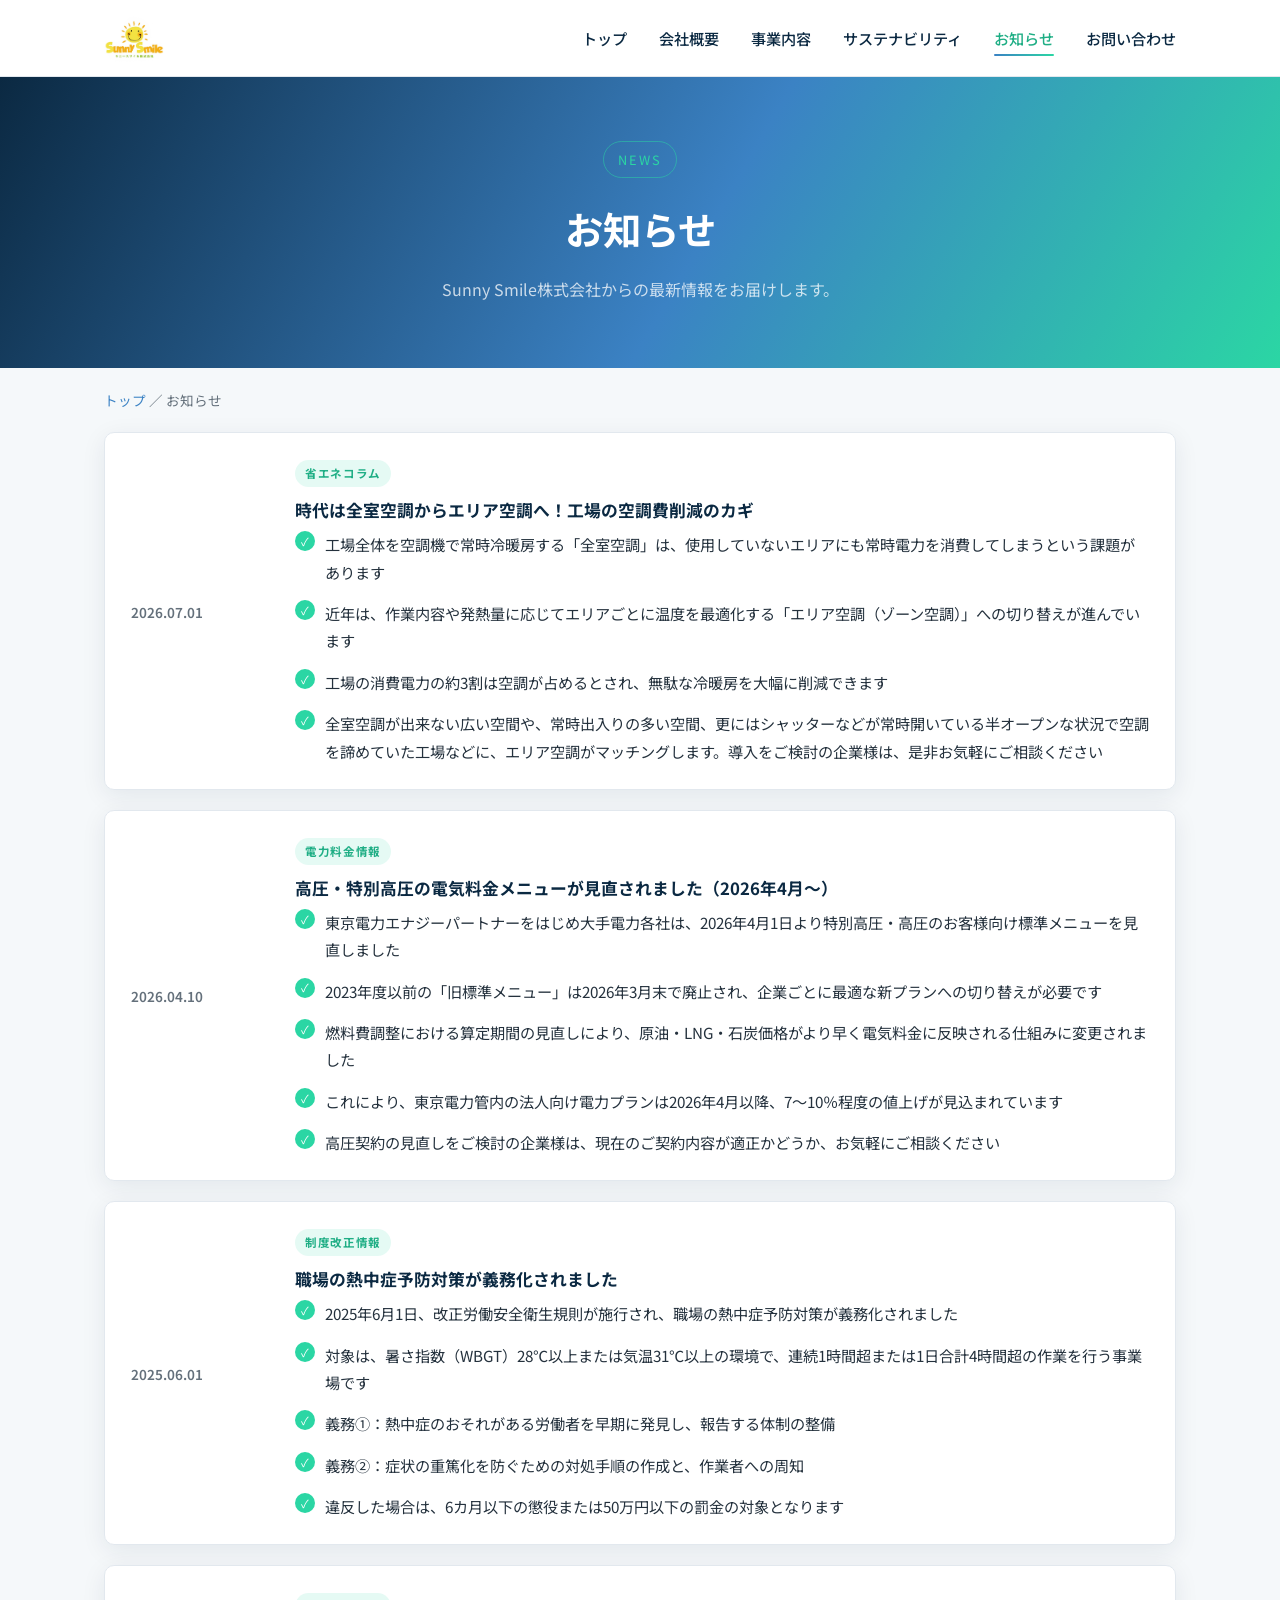
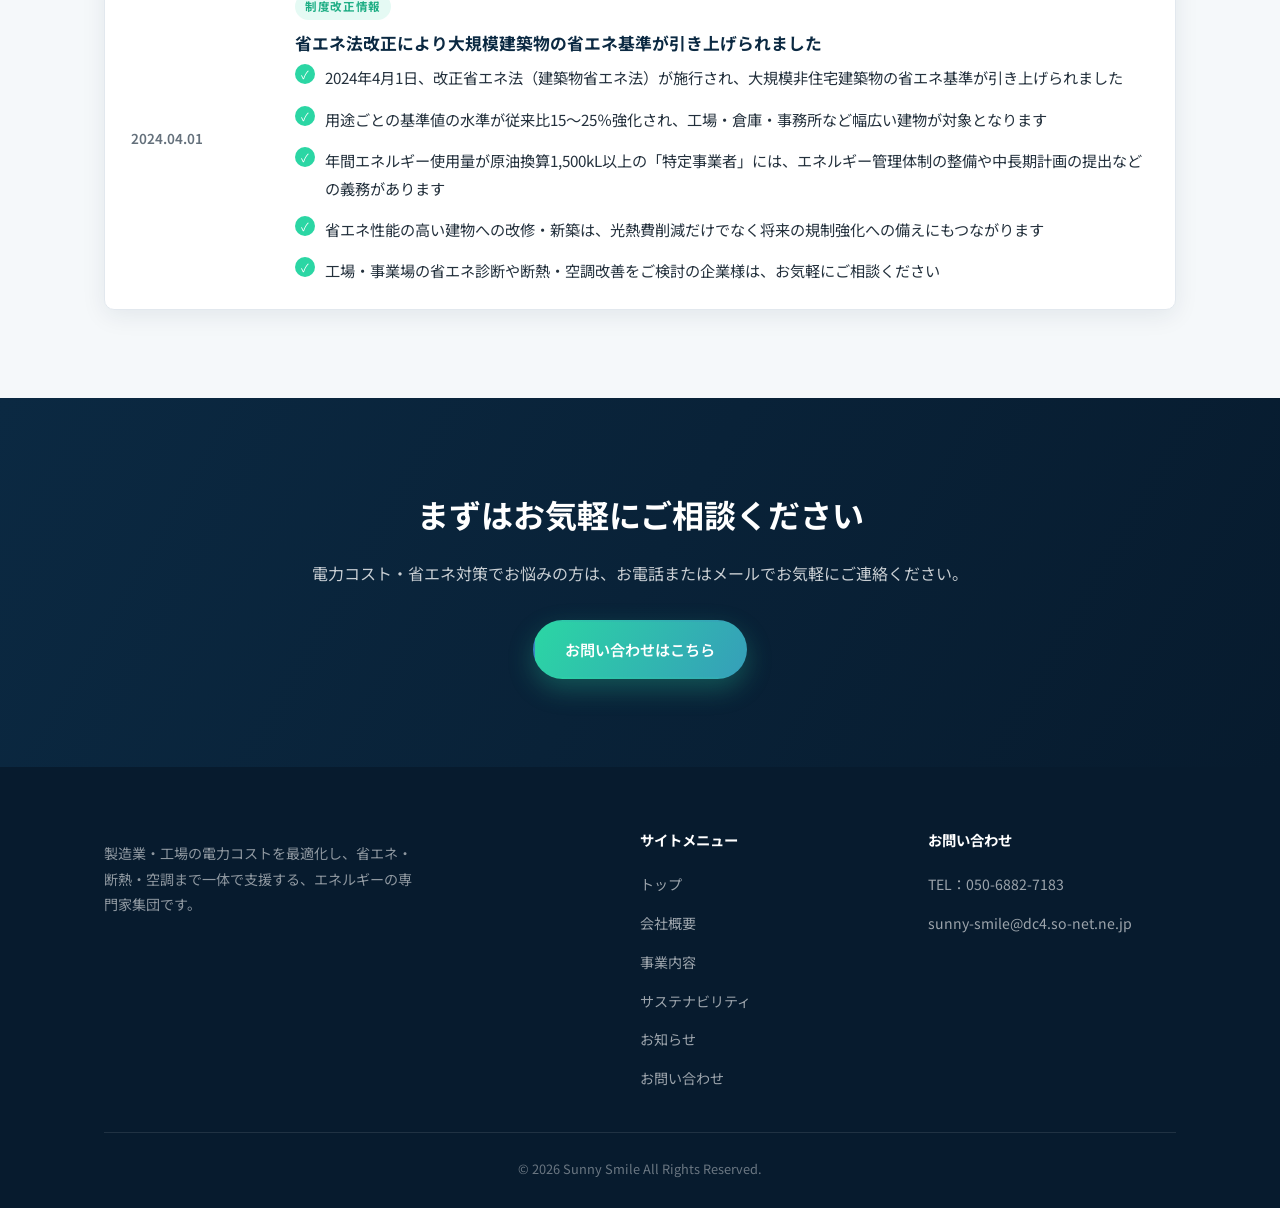
<file: news.html>
<!-- Sunny Smile株式会社 サイト v3.3 / 2026-07-16: お知らせ第4弾（エリア空調コラム）を掲載。詳細は CHANGELOG.md を参照 -->
<!-- ニュースの追加方法: 下記の <div class="news-list"> 内に .news-card ブロックをコピーして、
     日付・タグ・タイトル・本文を書き換えてください。1件目を追加したら .news-empty のブロックは削除します。 -->
<!DOCTYPE html>
<html lang="ja">
<head>
<meta charset="UTF-8">
<meta name="viewport" content="width=device-width, initial-scale=1.0">
<title>お知らせ | Sunny Smile株式会社</title>
<meta name="description" content="Sunny Smile株式会社からのお知らせ・ニュース一覧です。">
<link rel="preconnect" href="https://fonts.googleapis.com">
<link href="https://fonts.googleapis.com/css2?family=Noto+Sans+JP:wght@400;500;700&display=swap" rel="stylesheet">
<link rel="stylesheet" href="css/style.css">
</head>
<body>

<header class="site-header">
  <div class="header-inner">
    <a href="index.html" class="logo">
      <img src="images/logo.png" alt="Sunny Smile株式会社" class="logo-img">
    </a>
    <nav class="main-nav">
      <ul>
        <li><a href="index.html">トップ</a></li>
        <li><a href="company.html">会社概要</a></li>
        <li><a href="service.html">事業内容</a></li>
        <li><a href="sustainability.html">サステナビリティ</a></li>
        <li><a href="news.html">お知らせ</a></li>
        <li><a href="contact.html">お問い合わせ</a></li>
      </ul>
    </nav>
    <button class="nav-toggle" aria-label="メニューを開く" aria-expanded="false"></button>
  </div>
</header>

<main>

  <section class="page-hero">
    <div class="container">
      <span class="hero-eyebrow">NEWS</span>
      <h1>お知らせ</h1>
      <p>Sunny Smile株式会社からの最新情報をお届けします。</p>
    </div>
  </section>

  <div class="container">
    <div class="breadcrumb">
      <a href="index.html">トップ</a> ／ お知らせ
    </div>
  </div>

  <section style="padding-top:0;">
    <div class="container">

      <div class="news-list reveal-stagger">
        <div class="news-card">
          <div>
            <span class="news-date">2026.07.01</span>
          </div>
          <div>
            <span class="news-tag">省エネコラム</span>
            <h3>時代は全室空調からエリア空調へ！工場の空調費削減のカギ</h3>
            <ul class="check-list">
              <li>工場全体を空調機で常時冷暖房する「全室空調」は、使用していないエリアにも常時電力を消費してしまうという課題があります</li>
              <li>近年は、作業内容や発熱量に応じてエリアごとに温度を最適化する「エリア空調（ゾーン空調）」への切り替えが進んでいます</li>
              <li>工場の消費電力の約3割は空調が占めるとされ、無駄な冷暖房を大幅に削減できます</li>
              <li>全室空調が出来ない広い空間や、常時出入りの多い空間、更にはシャッターなどが常時開いている半オープンな状況で空調を諦めていた工場などに、エリア空調がマッチングします。導入をご検討の企業様は、是非お気軽にご相談ください</li>
            </ul>
          </div>
        </div>
        <div class="news-card">
          <div>
            <span class="news-date">2026.04.10</span>
          </div>
          <div>
            <span class="news-tag">電力料金情報</span>
            <h3>高圧・特別高圧の電気料金メニューが見直されました（2026年4月～）</h3>
            <ul class="check-list">
              <li>東京電力エナジーパートナーをはじめ大手電力各社は、2026年4月1日より特別高圧・高圧のお客様向け標準メニューを見直しました</li>
              <li>2023年度以前の「旧標準メニュー」は2026年3月末で廃止され、企業ごとに最適な新プランへの切り替えが必要です</li>
              <li>燃料費調整における算定期間の見直しにより、原油・LNG・石炭価格がより早く電気料金に反映される仕組みに変更されました</li>
              <li>これにより、東京電力管内の法人向け電力プランは2026年4月以降、7〜10％程度の値上げが見込まれています</li>
              <li>高圧契約の見直しをご検討の企業様は、現在のご契約内容が適正かどうか、お気軽にご相談ください</li>
            </ul>
          </div>
        </div>
        <div class="news-card">
          <div>
            <span class="news-date">2025.06.01</span>
          </div>
          <div>
            <span class="news-tag">制度改正情報</span>
            <h3>職場の熱中症予防対策が義務化されました</h3>
            <ul class="check-list">
              <li>2025年6月1日、改正労働安全衛生規則が施行され、職場の熱中症予防対策が義務化されました</li>
              <li>対象は、暑さ指数（WBGT）28℃以上または気温31℃以上の環境で、連続1時間超または1日合計4時間超の作業を行う事業場です</li>
              <li>義務①：熱中症のおそれがある労働者を早期に発見し、報告する体制の整備</li>
              <li>義務②：症状の重篤化を防ぐための対処手順の作成と、作業者への周知</li>
              <li>違反した場合は、6カ月以下の懲役または50万円以下の罰金の対象となります</li>
            </ul>
          </div>
        </div>
        <div class="news-card">
          <div>
            <span class="news-date">2024.04.01</span>
          </div>
          <div>
            <span class="news-tag">制度改正情報</span>
            <h3>省エネ法改正により大規模建築物の省エネ基準が引き上げられました</h3>
            <ul class="check-list">
              <li>2024年4月1日、改正省エネ法（建築物省エネ法）が施行され、大規模非住宅建築物の省エネ基準が引き上げられました</li>
              <li>用途ごとの基準値の水準が従来比15〜25％強化され、工場・倉庫・事務所など幅広い建物が対象となります</li>
              <li>年間エネルギー使用量が原油換算1,500kL以上の「特定事業者」には、エネルギー管理体制の整備や中長期計画の提出などの義務があります</li>
              <li>省エネ性能の高い建物への改修・新築は、光熱費削減だけでなく将来の規制強化への備えにもつながります</li>
              <li>工場・事業場の省エネ診断や断熱・空調改善をご検討の企業様は、お気軽にご相談ください</li>
            </ul>
          </div>
        </div>
      </div>

      <!-- ▼ ニュースを追加する場合は、このブロックをコピーして上の .news-list の中に入れてください（テンプレート例）
      <div class="news-card">
        <div>
          <span class="news-date">2026.07.15</span>
        </div>
        <div>
          <span class="news-tag">お知らせ</span>
          <h3>タイトルをここに入力</h3>
          <p>本文をここに入力します。</p>
        </div>
      </div>
      -->

    </div>
  </section>

  <section class="cta">
    <div class="container">
      <h2>まずはお気軽にご相談ください</h2>
      <p>電力コスト・省エネ対策でお悩みの方は、お電話またはメールでお気軽にご連絡ください。</p>
      <a href="contact.html" class="btn btn-primary">お問い合わせはこちら</a>
    </div>
  </section>

</main>

<footer class="site-footer">
  <div class="container">
    <div class="footer-grid">
      <div class="footer-brand">
        <p>製造業・工場の電力コストを最適化し、省エネ・断熱・空調まで一体で支援する、エネルギーの専門家集団です。</p>
      </div>
      <div class="footer-col">
        <h4>サイトメニュー</h4>
        <ul>
          <li><a href="index.html">トップ</a></li>
          <li><a href="company.html">会社概要</a></li>
          <li><a href="service.html">事業内容</a></li>
          <li><a href="sustainability.html">サステナビリティ</a></li>
          <li><a href="news.html">お知らせ</a></li>
          <li><a href="contact.html">お問い合わせ</a></li>
        </ul>
      </div>
      <div class="footer-col">
        <h4>お問い合わせ</h4>
        <ul>
          <li><a href="tel:05068827183">TEL：050-6882-7183</a></li>
          <li><a href="mailto:sunny-smile@dc4.so-net.ne.jp">sunny-smile@dc4.so-net.ne.jp</a></li>
        </ul>
      </div>
    </div>
    <div class="footer-bottom">
      &copy; <span id="year"></span> Sunny Smile All Rights Reserved.
    </div>
  </div>
</footer>

<script src="js/script.js"></script>
<script>document.getElementById("year").textContent = new Date().getFullYear();</script>
</body>
</html>
</file>
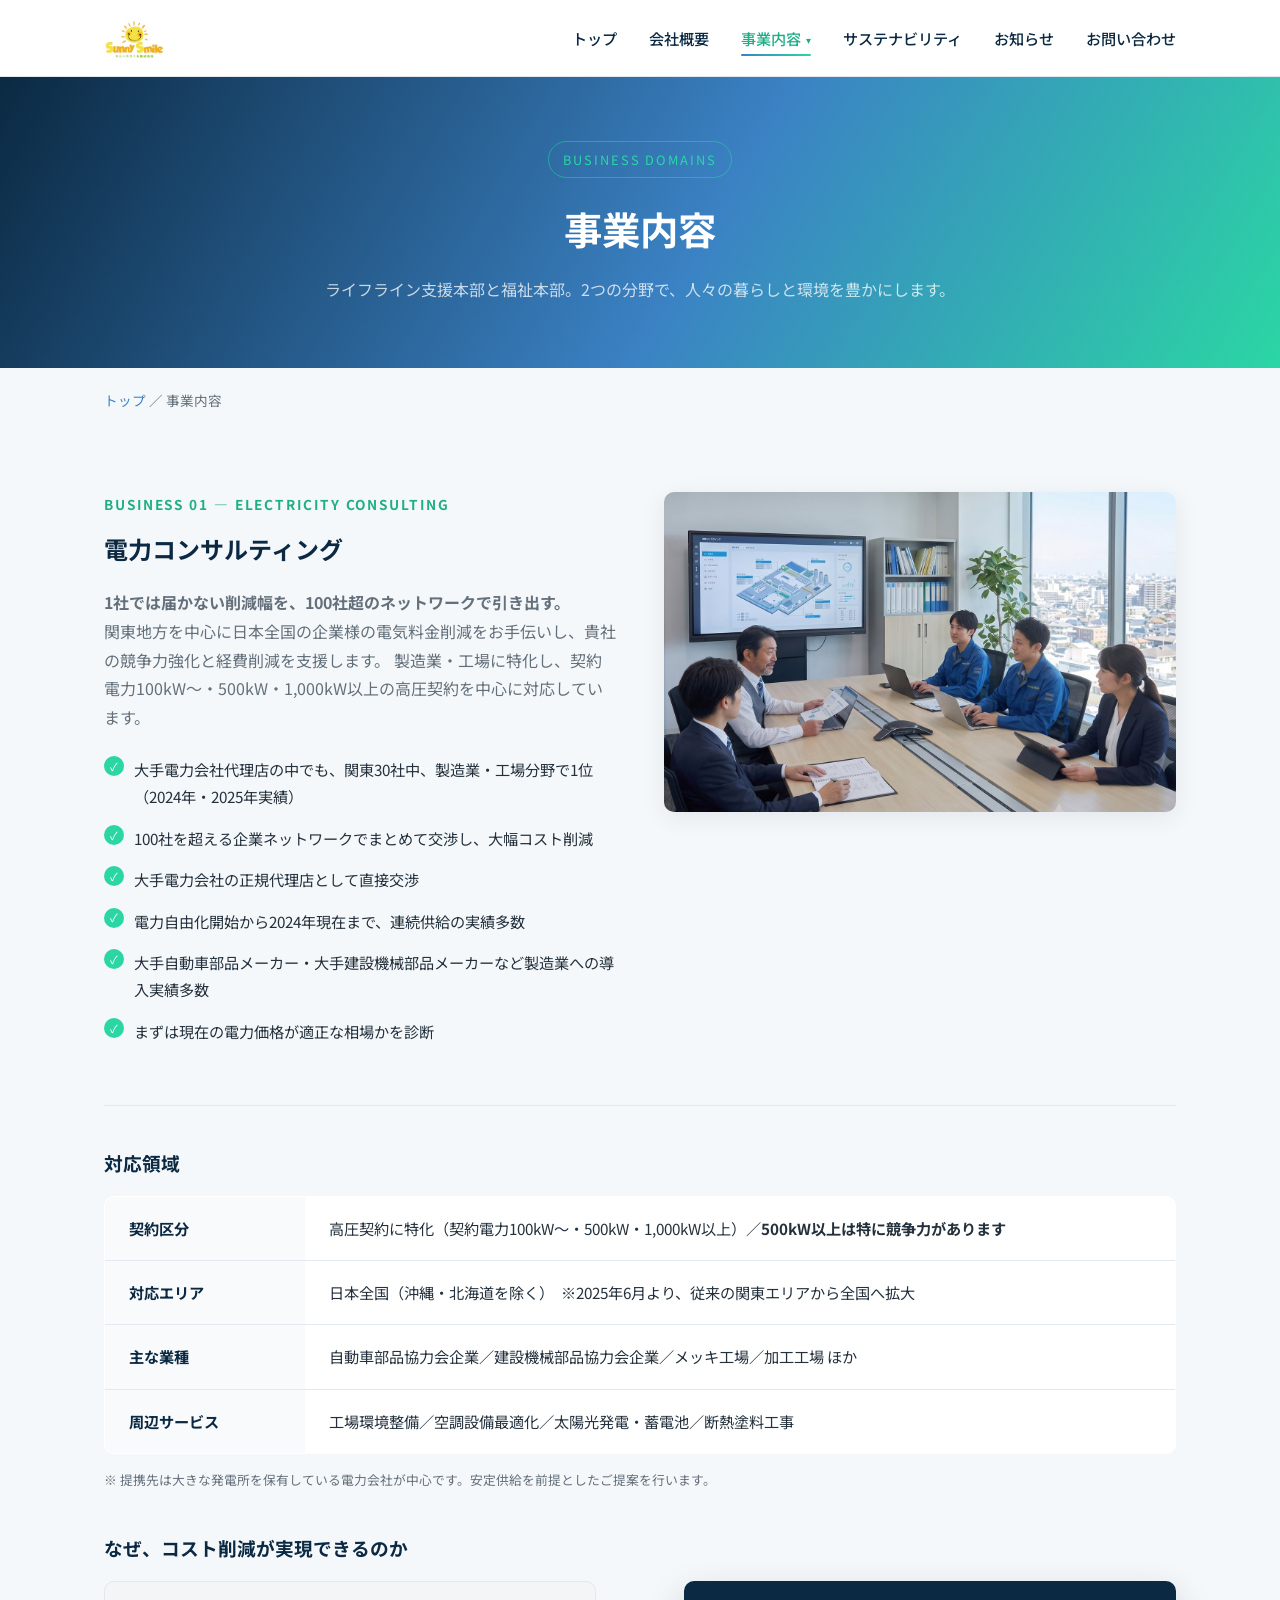
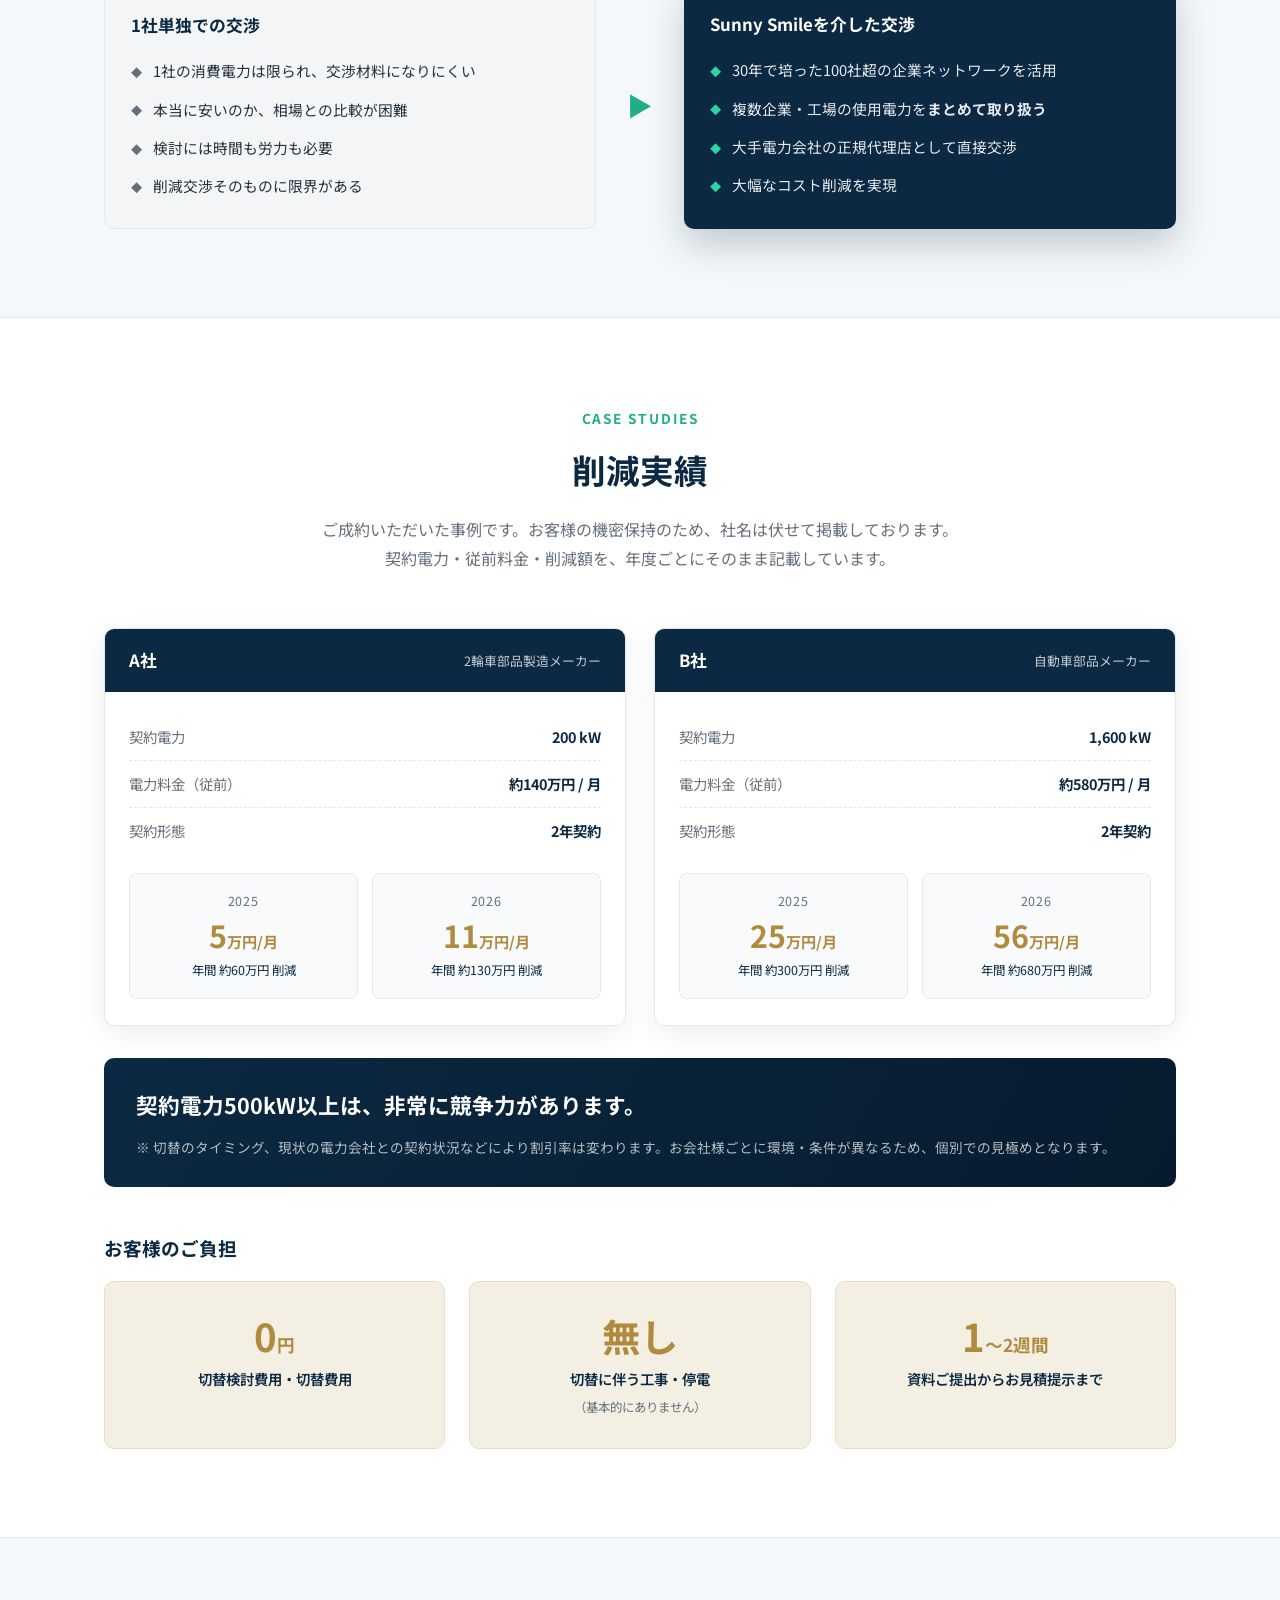
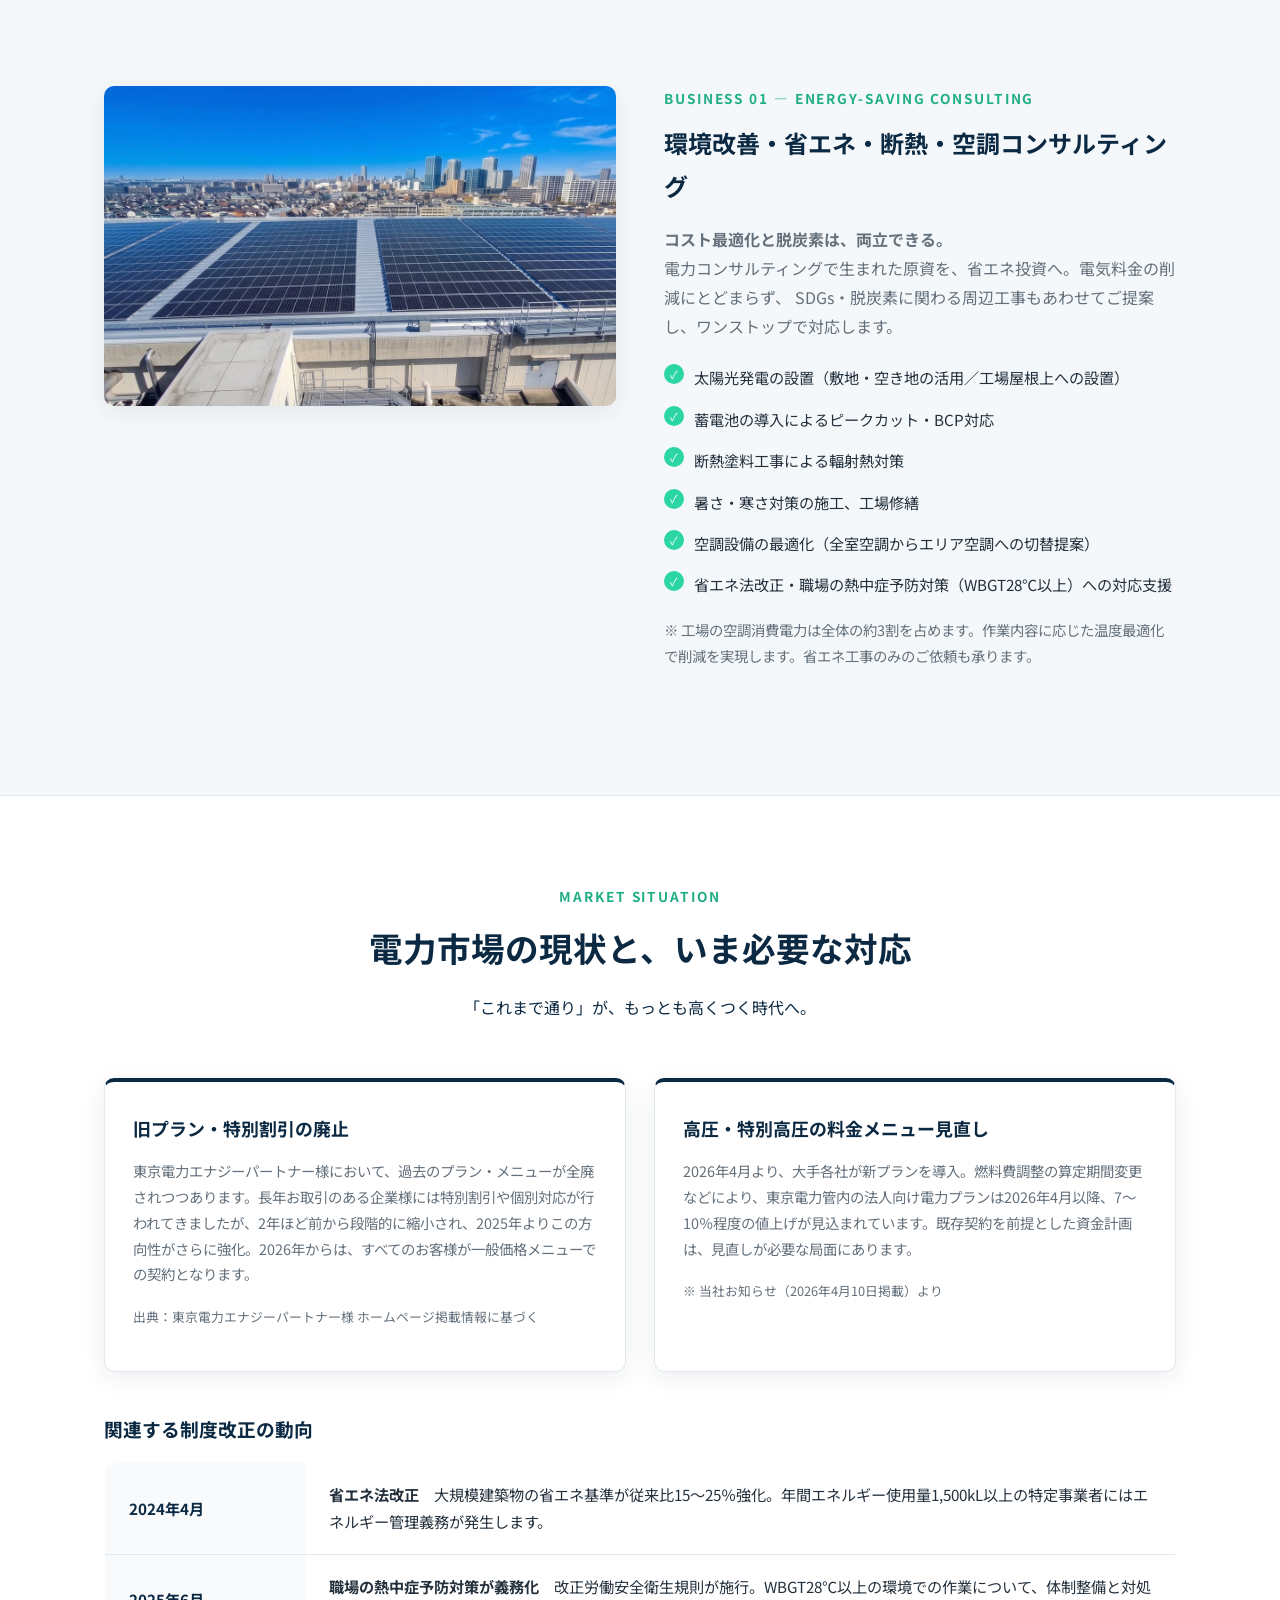
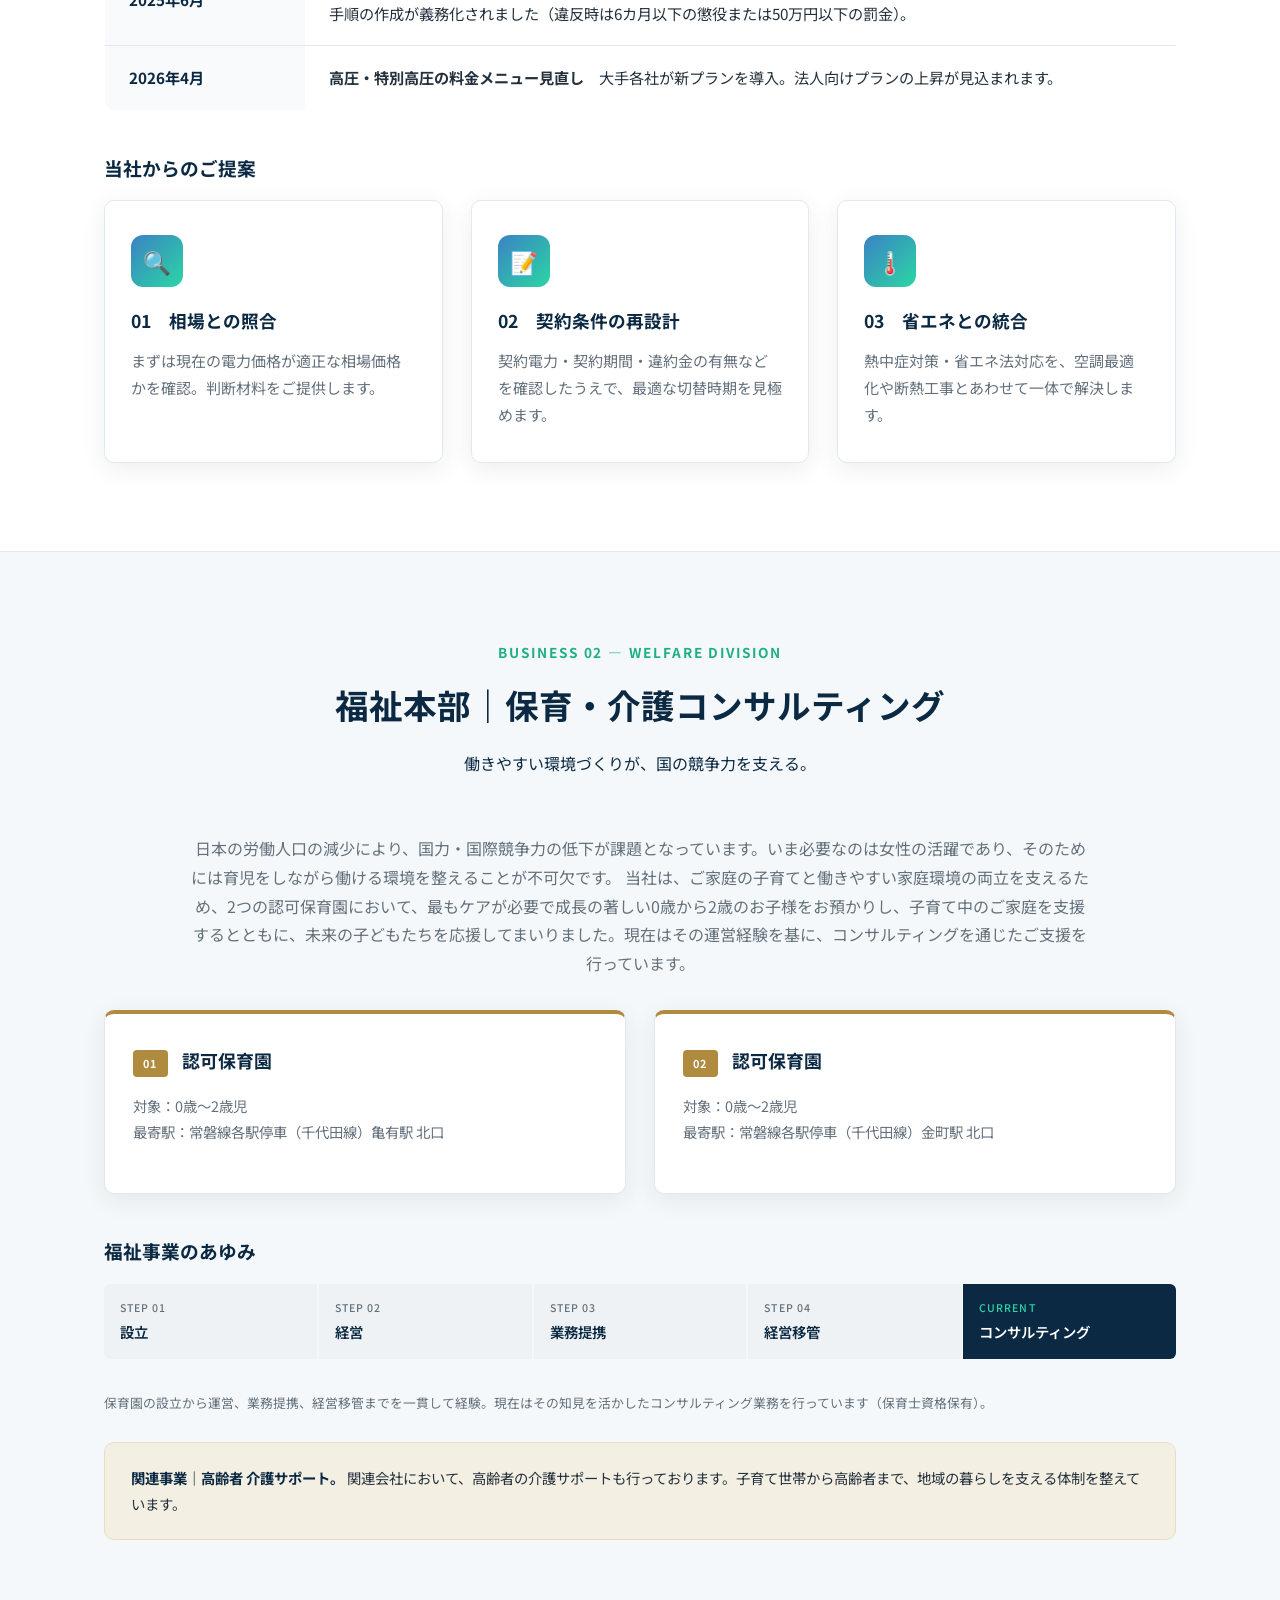
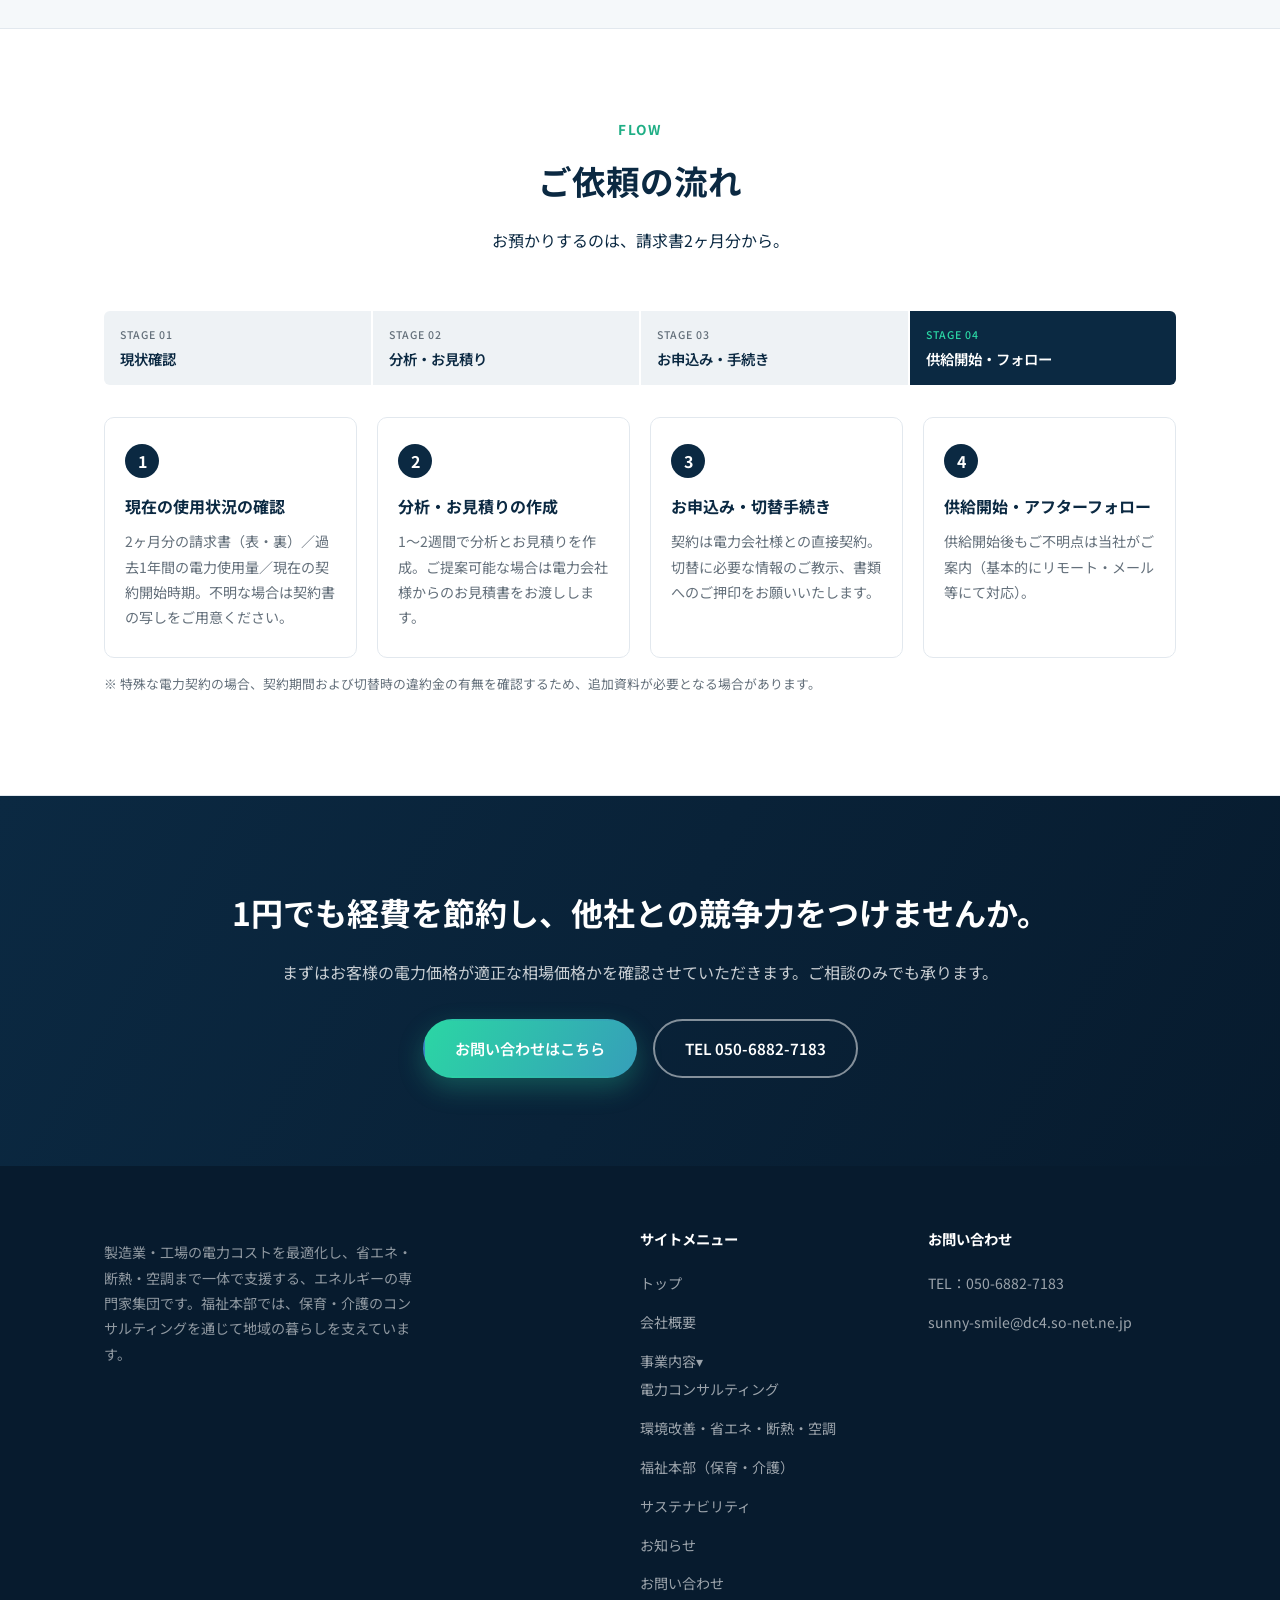
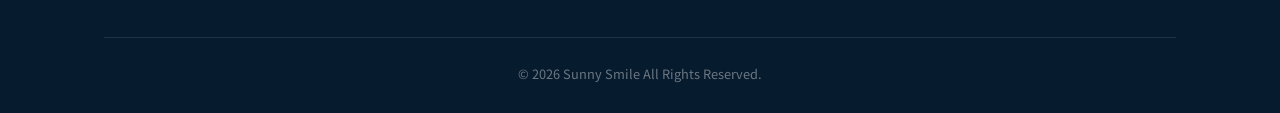
<file: service.html>
<!-- Sunny Smile株式会社 サイト v4.1 / 2026-08-29: 会社案内2026に合わせて事業内容を再構成（対応領域表・市場動向/制度改正・福祉本部を追加）／ナビの「事業内容」に電力・環境改善・福祉本部へ直接飛べるサブメニューを追加。詳細は CHANGELOG.md を参照 -->
<!DOCTYPE html>
<html lang="ja">
<head>
<meta charset="UTF-8">
<meta name="viewport" content="width=device-width, initial-scale=1.0">
<title>事業内容 | Sunny Smile株式会社</title>
<meta name="description" content="Sunny Smile株式会社の事業内容。ライフライン支援本部（高圧電力コンサルティング／環境改善・省エネ・断熱・空調／太陽光発電・蓄電池）と、福祉本部（認可保育園・介護のコンサルティング）の2本部体制でご支援します。">
<link rel="preconnect" href="https://fonts.googleapis.com">
<link href="https://fonts.googleapis.com/css2?family=Noto+Sans+JP:wght@400;500;700&display=swap" rel="stylesheet">
<link rel="stylesheet" href="css/style.css">
<style>
/* ===== Sunny Smile v4.0 追加スタイル（2026-08-29）
   別ファイルにせず、このページ内に直接記述しています。既存の css/style.css は変更していません。 ===== */
/* ==========================================================
   Sunny Smile株式会社 サイト 追加スタイル v4.0（2026-08-29）
   会社案内2026（Company Profile 2026）対応で追加したパーツ用。
   ※ style.css の後ろに読み込みます。既存の style.css は変更していません。
   ========================================================== */

:root {
  --color-gold: #b08b3f;
  --color-gold-soft: #f4efe3;
}

/* ---------- 注意喚起バンド（市場動向アラート） ---------- */
.alert-band {
  background: linear-gradient(120deg, var(--color-navy), var(--color-navy-dark));
  color: #fff;
  padding: 40px 0;
}

.alert-band-inner {
  display: grid;
  grid-template-columns: 1fr auto;
  gap: 28px;
  align-items: center;
}

.alert-band .alert-tag {
  display: inline-block;
  font-size: 0.72rem;
  font-weight: 700;
  letter-spacing: 0.1em;
  color: #0b2942;
  background: var(--color-accent);
  border-radius: 999px;
  padding: 4px 14px;
  margin-bottom: 12px;
}

.alert-band h2 {
  font-size: clamp(1.15rem, 2.4vw, 1.6rem);
  margin: 0 0 10px;
  line-height: 1.5;
}

.alert-band p {
  margin: 0;
  font-size: 0.92rem;
  color: rgba(255, 255, 255, 0.75);
}

.alert-band .marker {
  background: linear-gradient(transparent 62%, rgba(43, 214, 164, 0.45) 62%);
  padding: 0 2px;
}

/* ---------- 本部（事業領域）カード ---------- */
.division-grid {
  display: grid;
  grid-template-columns: repeat(2, 1fr);
  gap: 28px;
}

.division-card {
  background: var(--color-card);
  border: 1px solid var(--color-border);
  border-top: 4px solid var(--color-navy);
  border-radius: var(--radius);
  padding: 30px 28px;
  box-shadow: var(--shadow);
  transition: transform 0.25s ease, box-shadow 0.25s ease;
}

.division-card:hover {
  transform: translateY(-6px);
  box-shadow: 0 20px 40px rgba(11, 41, 66, 0.14);
}

.division-card.welfare {
  border-top-color: var(--color-gold);
}

.division-badge {
  display: inline-block;
  font-size: 0.68rem;
  font-weight: 700;
  letter-spacing: 0.12em;
  color: #fff;
  background: var(--color-navy);
  border-radius: 4px;
  padding: 4px 10px;
  margin-right: 10px;
  vertical-align: middle;
}

.division-card.welfare .division-badge {
  background: var(--color-gold);
}

.division-card h3 {
  display: inline;
  font-size: 1.12rem;
  color: var(--color-navy);
  margin: 0;
}

.division-card .division-lead {
  color: var(--color-text-light);
  font-size: 0.9rem;
  margin: 16px 0 18px;
}

.division-card ul {
  display: grid;
  gap: 10px;
}

.division-card ul li {
  position: relative;
  padding-left: 20px;
  font-size: 0.92rem;
}

.division-card ul li::before {
  content: "";
  position: absolute;
  left: 0;
  top: 0.65em;
  width: 8px;
  height: 8px;
  border-radius: 2px;
  transform: rotate(45deg);
  background: var(--color-accent);
}

.division-card.welfare ul li::before {
  background: var(--color-gold);
}

/* ---------- 削減実績（ケーススタディ） ---------- */
.case-grid {
  display: grid;
  grid-template-columns: repeat(2, 1fr);
  gap: 28px;
}

.case-card {
  background: var(--color-card);
  border: 1px solid var(--color-border);
  border-radius: var(--radius);
  overflow: hidden;
  box-shadow: var(--shadow);
  transition: transform 0.25s ease, box-shadow 0.25s ease;
}

.case-card:hover {
  transform: translateY(-6px);
  box-shadow: 0 20px 40px rgba(11, 41, 66, 0.14);
}

.case-head {
  background: var(--color-navy);
  color: #fff;
  padding: 16px 24px;
  display: flex;
  align-items: center;
  justify-content: space-between;
  gap: 12px;
}

.case-head .case-name {
  font-weight: 700;
  font-size: 1.05rem;
}

.case-head .case-type {
  font-size: 0.8rem;
  color: rgba(255, 255, 255, 0.75);
}

.case-body {
  padding: 22px 24px 26px;
}

.case-spec {
  display: grid;
  gap: 0;
  margin-bottom: 20px;
}

.case-spec div {
  display: flex;
  justify-content: space-between;
  align-items: baseline;
  gap: 12px;
  padding: 10px 0;
  border-bottom: 1px dashed var(--color-border);
  font-size: 0.9rem;
}

.case-spec div:last-child {
  border-bottom: none;
}

.case-spec .k {
  color: var(--color-text-light);
}

.case-spec .v {
  font-weight: 700;
  color: var(--color-navy);
}

.case-result {
  display: grid;
  grid-template-columns: repeat(2, 1fr);
  gap: 14px;
}

.case-result-item {
  background: #f8fafc;
  border: 1px solid var(--color-border);
  border-radius: 8px;
  padding: 16px 12px;
  text-align: center;
}

.case-result-item .year {
  display: block;
  font-size: 0.78rem;
  letter-spacing: 0.08em;
  color: var(--color-text-light);
  margin-bottom: 4px;
}

.case-result-item .amount {
  display: block;
  font-size: 1.9rem;
  font-weight: 700;
  color: var(--color-gold);
  line-height: 1.2;
}

.case-result-item .amount span {
  font-size: 0.95rem;
}

.case-result-item .per-year {
  display: block;
  font-size: 0.78rem;
  color: var(--color-navy);
  margin-top: 6px;
}

.case-banner {
  margin-top: 32px;
  background: linear-gradient(120deg, var(--color-navy), var(--color-navy-dark));
  color: #fff;
  border-radius: var(--radius);
  padding: 28px 32px;
}

.case-banner h3 {
  margin: 0 0 10px;
  font-size: clamp(1.05rem, 2.2vw, 1.35rem);
}

.case-banner p {
  margin: 0;
  font-size: 0.85rem;
  color: rgba(255, 255, 255, 0.7);
}

/* ---------- 比較（1社単独 vs Sunny Smile経由） ---------- */
.versus {
  display: grid;
  grid-template-columns: 1fr 56px 1fr;
  gap: 16px;
  align-items: center;
}

.versus-card {
  border-radius: var(--radius);
  padding: 28px 26px;
  height: 100%;
}

.versus-card.before {
  background: #f3f5f7;
  border: 1px solid var(--color-border);
}

.versus-card.after {
  background: var(--color-navy);
  color: #fff;
  box-shadow: 0 16px 36px rgba(11, 41, 66, 0.22);
}

.versus-card h3 {
  margin: 0 0 18px;
  font-size: 1.05rem;
  color: var(--color-navy);
}

.versus-card.after h3 {
  color: #fff;
}

.versus-card ul {
  display: grid;
  gap: 12px;
}

.versus-card li {
  position: relative;
  padding-left: 22px;
  font-size: 0.92rem;
}

.versus-card li::before {
  content: "◆";
  position: absolute;
  left: 0;
  font-size: 0.7rem;
  top: 0.35em;
  color: var(--color-text-light);
}

.versus-card.after li {
  color: rgba(255, 255, 255, 0.9);
}

.versus-card.after li::before {
  color: var(--color-accent);
}

.versus-arrow {
  text-align: center;
  font-size: 1.6rem;
  color: var(--color-accent-dark);
}

/* ---------- お客様のご負担 ---------- */
.burden-grid {
  display: grid;
  grid-template-columns: repeat(3, 1fr);
  gap: 24px;
  text-align: center;
}

.burden-item {
  background: var(--color-gold-soft);
  border: 1px solid #e8ddc4;
  border-radius: var(--radius);
  padding: 30px 20px;
}

.burden-item .big {
  display: block;
  font-size: 2.4rem;
  font-weight: 700;
  color: var(--color-gold);
  line-height: 1.2;
}

.burden-item .big span {
  font-size: 1.1rem;
}

.burden-item .label {
  display: block;
  margin-top: 8px;
  font-size: 0.9rem;
  color: var(--color-navy);
  font-weight: 600;
}

.burden-item .sub {
  display: block;
  margin-top: 4px;
  font-size: 0.78rem;
  color: var(--color-text-light);
}

/* ---------- ステージバー（ご依頼の流れ） ---------- */
.stage-bar {
  display: grid;
  grid-template-columns: repeat(4, 1fr);
  gap: 2px;
  margin-bottom: 32px;
  border-radius: 6px;
  overflow: hidden;
}

.stage-bar div {
  background: #eef2f5;
  padding: 14px 16px;
  font-size: 0.9rem;
  font-weight: 600;
  color: var(--color-navy);
}

.stage-bar div span {
  display: block;
  font-size: 0.66rem;
  letter-spacing: 0.1em;
  color: var(--color-text-light);
  font-weight: 500;
  margin-bottom: 2px;
}

.stage-bar div:last-child {
  background: var(--color-navy);
  color: #fff;
}

.stage-bar div:last-child span {
  color: var(--color-accent);
}

/* ---------- 補足ノート ---------- */
.note-box {
  background: var(--color-gold-soft);
  border: 1px solid #e8ddc4;
  border-radius: var(--radius);
  padding: 22px 26px;
  font-size: 0.9rem;
  color: var(--color-text);
}

.note-box strong {
  color: var(--color-navy);
}

.note-small {
  font-size: 0.8rem;
  color: var(--color-text-light);
  margin-top: 14px;
}

/* ---------- 沿革（会社案内と同じ縦タイムライン） ----------
   左＝年月日の列／中央＝縦線とドット／右＝見出しと説明。
   年の桁が揃うよう、日付列は右寄せで固定幅にしています。 */
.timeline {
  display: grid;
  max-width: 900px;
}

.timeline-row {
  display: grid;
  grid-template-columns: 104px 30px 1fr;
  align-items: start;
}

.timeline-date {
  text-align: right;
  padding-right: 4px;
}

.timeline-date .y {
  display: block;
  font-size: 1.5rem;
  font-weight: 700;
  color: var(--color-gold);
  line-height: 1.25;
  letter-spacing: 0.02em;
}

.timeline-date .y.sm {
  font-size: 0.9rem;
  font-weight: 700;
  color: var(--color-navy);
  line-height: 2.1;
}

.timeline-date .y.blank {
  font-size: 1.2rem;
  color: #c8d2dc;
  line-height: 1.55;
}

.timeline-date .md {
  display: block;
  font-size: 0.78rem;
  color: var(--color-text-light);
  margin-top: 2px;
}

.timeline-mark {
  position: relative;
  align-self: stretch;
}

.timeline-mark::before {
  content: "";
  position: absolute;
  left: 50%;
  top: 0;
  bottom: 0;
  width: 2px;
  transform: translateX(-50%);
  background: var(--color-border);
}

.timeline-row:first-child .timeline-mark::before {
  top: 14px;
}

.timeline-row:last-child .timeline-mark::before {
  bottom: auto;
  height: 14px;
}

.timeline-mark .dot {
  position: absolute;
  left: 50%;
  top: 8px;
  transform: translateX(-50%);
  width: 12px;
  height: 12px;
  border-radius: 50%;
  background: #fff;
  border: 2px solid var(--color-accent);
  box-sizing: border-box;
  z-index: 1;
}

.timeline-mark .dot.filled {
  top: 7px;
  width: 14px;
  height: 14px;
  background: var(--color-gold);
  border-color: var(--color-gold);
}

.timeline-body {
  padding: 0 0 34px 8px;
}

.timeline-row:last-child .timeline-body {
  padding-bottom: 0;
}

.timeline-body h3 {
  margin: 0 0 6px;
  font-size: 1.02rem;
  color: var(--color-navy);
  line-height: 1.5;
}

.timeline-body p {
  margin: 0;
  font-size: 0.9rem;
  color: var(--color-text-light);
}

/* ---------- SDGsカードの公式カラー ---------- */
.sdg-item.g07 { border-top: 4px solid #fcc30b; }
.sdg-item.g09 { border-top: 4px solid #fd6925; }
.sdg-item.g11 { border-top: 4px solid #fd9d24; }
.sdg-item.g13 { border-top: 4px solid #3f7e44; }

.sdg-item .goal-no {
  display: block;
  font-size: 0.7rem;
  letter-spacing: 0.12em;
  color: var(--color-text-light);
  margin-bottom: 6px;
}

/* ---------- レスポンシブ ---------- */
@media (max-width: 860px) {
  .alert-band-inner,
  .division-grid,
  .case-grid,
  .case-result,
  .burden-grid {
    grid-template-columns: 1fr;
  }
  .versus {
    grid-template-columns: 1fr;
  }
  .versus-arrow {
    transform: rotate(90deg);
  }
  .stage-bar {
    grid-template-columns: repeat(2, 1fr);
  }
}

@media (max-width: 640px) {
  .stage-bar {
    grid-template-columns: 1fr;
  }
  .timeline-row {
    grid-template-columns: 74px 24px 1fr;
  }
  .timeline-date .y {
    font-size: 1.2rem;
  }
  .timeline-date .y.sm {
    font-size: 0.8rem;
  }
}

/* ---------- グローバルナビのサブメニュー（v4.1で追加） ----------
   「事業内容」にマウスを乗せると、電力／環境改善／福祉本部へ直接飛べる
   ドロップダウンを表示します。スマートフォンでは常時展開（インデント表示）。 */
.main-nav li.has-sub {
  position: relative;
}

.main-nav li.has-sub > a .caret {
  font-size: 0.62rem;
  margin-left: 5px;
  vertical-align: 1px;
  color: var(--color-accent-dark);
}

.main-nav .sub-nav {
  display: block;
  position: absolute;
  top: 100%;
  left: -16px;
  min-width: 244px;
  background: #fff;
  border: 1px solid var(--color-border);
  border-radius: 8px;
  box-shadow: 0 14px 30px rgba(11, 41, 66, 0.14);
  padding: 8px 0;
  margin-top: 10px;
  opacity: 0;
  visibility: hidden;
  transform: translateY(6px);
  transition: opacity 0.18s ease, transform 0.18s ease, visibility 0.18s;
  z-index: 200;
}

.main-nav li.has-sub:hover > .sub-nav,
.main-nav li.has-sub:focus-within > .sub-nav {
  opacity: 1;
  visibility: visible;
  transform: translateY(0);
}

.main-nav .sub-nav::before {
  content: "";
  position: absolute;
  top: -10px;
  left: 0;
  right: 0;
  height: 10px;
}

.main-nav .sub-nav li {
  display: block;
}

.main-nav .sub-nav a {
  display: block;
  padding: 10px 20px;
  font-size: 0.9rem;
  font-weight: 500;
  color: var(--color-navy);
  white-space: nowrap;
}

.main-nav .sub-nav a::after {
  display: none;
}

.main-nav .sub-nav a:hover {
  background: rgba(43, 214, 164, 0.1);
  color: var(--color-accent-dark);
}

/* 見出しへジャンプしたとき、固定ヘッダーに隠れないようにする */
#power,
#energy,
#welfare {
  scroll-margin-top: 92px;
}

@media (max-width: 640px) {
  .main-nav .sub-nav {
    position: static;
    opacity: 1;
    visibility: visible;
    transform: none;
    min-width: 0;
    margin-top: 0;
    padding: 0 0 0 16px;
    background: transparent;
    border: none;
    border-radius: 0;
    box-shadow: none;
  }
  .main-nav .sub-nav a {
    padding: 11px 0;
    font-size: 0.87rem;
    color: var(--color-text-light);
    border-bottom: 1px solid var(--color-border);
  }
  .main-nav.is-open {
    max-height: 760px;
  }
}

</style>
</head>
<body>

<header class="site-header">
  <div class="header-inner">
    <a href="index.html" class="logo">
      <img src="images/logo.png" alt="Sunny Smile株式会社" class="logo-img">
    </a>
    <nav class="main-nav">
      <ul>
        <li><a href="index.html">トップ</a></li>
        <li><a href="company.html">会社概要</a></li>
        <li class="has-sub">
          <a href="service.html" class="is-active">事業内容<span class="caret">▾</span></a>
          <ul class="sub-nav">
            <li><a href="service.html#power">電力コンサルティング</a></li>
            <li><a href="service.html#energy">環境改善・省エネ・断熱・空調</a></li>
            <li><a href="service.html#welfare">福祉本部（保育・介護）</a></li>
          </ul>
        </li>
        <li><a href="sustainability.html">サステナビリティ</a></li>
        <li><a href="news.html">お知らせ</a></li>
        <li><a href="contact.html">お問い合わせ</a></li>
      </ul>
    </nav>
    <button class="nav-toggle" aria-label="メニューを開く" aria-expanded="false"></button>
  </div>
</header>

<main>

  <section class="page-hero">
    <div class="container">
      <span class="hero-eyebrow">BUSINESS DOMAINS</span>
      <h1>事業内容</h1>
      <p>ライフライン支援本部と福祉本部。2つの分野で、人々の暮らしと環境を豊かにします。</p>
    </div>
  </section>

  <div class="container">
    <div class="breadcrumb">
      <a href="index.html">トップ</a> ／ 事業内容
    </div>
  </div>

  <section id="power" style="padding-top:0;">
    <div class="container">
      <div class="service-detail">
        <div>
          <span class="section-eyebrow">BUSINESS 01 — ELECTRICITY CONSULTING</span>
          <h2>電力コンサルティング</h2>
          <p class="lead">
            <strong>1社では届かない削減幅を、100社超のネットワークで引き出す。</strong><br>
            関東地方を中心に日本全国の企業様の電気料金削減をお手伝いし、貴社の競争力強化と経費削減を支援します。
            製造業・工場に特化し、契約電力100kW～・500kW・1,000kW以上の高圧契約を中心に対応しています。
          </p>
          <ul class="check-list">
            <li>大手電力会社代理店の中でも、関東30社中、製造業・工場分野で1位（2024年・2025年実績）</li>
            <li>100社を超える企業ネットワークでまとめて交渉し、大幅コスト削減</li>
            <li>大手電力会社の正規代理店として直接交渉</li>
            <li>電力自由化開始から2024年現在まで、連続供給の実績多数</li>
            <li>大手自動車部品メーカー・大手建設機械部品メーカーなど製造業への導入実績多数</li>
            <li>まずは現在の電力価格が適正な相場かを診断</li>
          </ul>
        </div>
        <div class="service-detail-media">
          <img src="images/service-power.jpg" alt="Sunny Smile株式会社 電力コンサルティングの打ち合わせ・分析の様子">
        </div>
      </div>

      <h3 style="color:var(--color-navy); margin:40px 0 16px;">対応領域</h3>
      <table class="company-table">
        <tr>
          <th>契約区分</th>
          <td>高圧契約に特化（契約電力100kW～・500kW・1,000kW以上）／<strong>500kW以上は特に競争力があります</strong></td>
        </tr>
        <tr>
          <th>対応エリア</th>
          <td>日本全国（沖縄・北海道を除く）　※2025年6月より、従来の関東エリアから全国へ拡大</td>
        </tr>
        <tr>
          <th>主な業種</th>
          <td>自動車部品協力会企業／建設機械部品協力会企業／メッキ工場／加工工場 ほか</td>
        </tr>
        <tr>
          <th>周辺サービス</th>
          <td>工場環境整備／空調設備最適化／太陽光発電・蓄電池／断熱塗料工事</td>
        </tr>
      </table>
      <p class="note-small">※ 提携先は大きな発電所を保有している電力会社が中心です。安定供給を前提としたご提案を行います。</p>

      <h3 style="color:var(--color-navy); margin:40px 0 16px;">なぜ、コスト削減が実現できるのか</h3>
      <div class="versus reveal">
        <div class="versus-card before">
          <h3>1社単独での交渉</h3>
          <ul>
            <li>1社の消費電力は限られ、交渉材料になりにくい</li>
            <li>本当に安いのか、相場との比較が困難</li>
            <li>検討には時間も労力も必要</li>
            <li>削減交渉そのものに限界がある</li>
          </ul>
        </div>
        <div class="versus-arrow">▶</div>
        <div class="versus-card after">
          <h3>Sunny Smileを介した交渉</h3>
          <ul>
            <li>30年で培った100社超の企業ネットワークを活用</li>
            <li>複数企業・工場の使用電力を<strong>まとめて取り扱う</strong></li>
            <li>大手電力会社の正規代理店として直接交渉</li>
            <li>大幅なコスト削減を実現</li>
          </ul>
        </div>
      </div>
    </div>
  </section>

  <section class="bg-alt">
    <div class="container">
      <div class="section-head">
        <span class="section-eyebrow">CASE STUDIES</span>
        <h2>削減実績</h2>
        <p>ご成約いただいた事例です。お客様の機密保持のため、社名は伏せて掲載しております。契約電力・従前料金・削減額を、年度ごとにそのまま記載しています。</p>
      </div>
      <div class="case-grid reveal-stagger">
        <div class="case-card">
          <div class="case-head">
            <span class="case-name">A社</span>
            <span class="case-type">2輪車部品製造メーカー</span>
          </div>
          <div class="case-body">
            <div class="case-spec">
              <div><span class="k">契約電力</span><span class="v">200 kW</span></div>
              <div><span class="k">電力料金（従前）</span><span class="v">約140万円 / 月</span></div>
              <div><span class="k">契約形態</span><span class="v">2年契約</span></div>
            </div>
            <div class="case-result">
              <div class="case-result-item">
                <span class="year">2025</span>
                <span class="amount">5<span>万円/月</span></span>
                <span class="per-year">年間 約60万円 削減</span>
              </div>
              <div class="case-result-item">
                <span class="year">2026</span>
                <span class="amount">11<span>万円/月</span></span>
                <span class="per-year">年間 約130万円 削減</span>
              </div>
            </div>
          </div>
        </div>
        <div class="case-card">
          <div class="case-head">
            <span class="case-name">B社</span>
            <span class="case-type">自動車部品メーカー</span>
          </div>
          <div class="case-body">
            <div class="case-spec">
              <div><span class="k">契約電力</span><span class="v">1,600 kW</span></div>
              <div><span class="k">電力料金（従前）</span><span class="v">約580万円 / 月</span></div>
              <div><span class="k">契約形態</span><span class="v">2年契約</span></div>
            </div>
            <div class="case-result">
              <div class="case-result-item">
                <span class="year">2025</span>
                <span class="amount">25<span>万円/月</span></span>
                <span class="per-year">年間 約300万円 削減</span>
              </div>
              <div class="case-result-item">
                <span class="year">2026</span>
                <span class="amount">56<span>万円/月</span></span>
                <span class="per-year">年間 約680万円 削減</span>
              </div>
            </div>
          </div>
        </div>
      </div>
      <div class="case-banner reveal">
        <h3>契約電力500kW以上は、非常に競争力があります。</h3>
        <p>※ 切替のタイミング、現状の電力会社との契約状況などにより割引率は変わります。お会社様ごとに環境・条件が異なるため、個別での見極めとなります。</p>
      </div>

      <h3 style="color:var(--color-navy); margin:44px 0 16px;">お客様のご負担</h3>
      <div class="burden-grid reveal-stagger">
        <div class="burden-item">
          <span class="big">0<span>円</span></span>
          <span class="label">切替検討費用・切替費用</span>
        </div>
        <div class="burden-item">
          <span class="big">無し</span>
          <span class="label">切替に伴う工事・停電</span>
          <span class="sub">（基本的にありません）</span>
        </div>
        <div class="burden-item">
          <span class="big">1<span>〜2週間</span></span>
          <span class="label">資料ご提出からお見積提示まで</span>
        </div>
      </div>
    </div>
  </section>

  <section id="energy">
    <div class="container">
      <div class="service-detail" style="border-bottom:none; padding-bottom:24px;">
        <div class="service-detail-media">
          <img src="images/service-energy.jpg" alt="Sunny Smile株式会社 屋根上の太陽光発電設備">
        </div>
        <div>
          <span class="section-eyebrow">BUSINESS 01 — ENERGY-SAVING CONSULTING</span>
          <h2>環境改善・省エネ・断熱・空調コンサルティング</h2>
          <p class="lead">
            <strong>コスト最適化と脱炭素は、両立できる。</strong><br>
            電力コンサルティングで生まれた原資を、省エネ投資へ。電気料金の削減にとどまらず、
            SDGs・脱炭素に関わる周辺工事もあわせてご提案し、ワンストップで対応します。
          </p>
          <ul class="check-list">
            <li>太陽光発電の設置（敷地・空き地の活用／工場屋根上への設置）</li>
            <li>蓄電池の導入によるピークカット・BCP対応</li>
            <li>断熱塗料工事による輻射熱対策</li>
            <li>暑さ・寒さ対策の施工、工場修繕</li>
            <li>空調設備の最適化（全室空調からエリア空調への切替提案）</li>
            <li>省エネ法改正・職場の熱中症予防対策（WBGT28℃以上）への対応支援</li>
          </ul>
          <p style="font-size:0.9rem; color:var(--color-text-light); margin-top:18px;">
            ※ 工場の空調消費電力は全体の約3割を占めます。作業内容に応じた温度最適化で削減を実現します。省エネ工事のみのご依頼も承ります。
          </p>
        </div>
      </div>
    </div>
  </section>

  <section class="bg-alt">
    <div class="container">
      <div class="section-head">
        <span class="section-eyebrow">MARKET SITUATION</span>
        <h2>電力市場の現状と、いま必要な対応</h2>
        <p style="color:var(--color-navy);">「これまで通り」が、もっとも高くつく時代へ。</p>
      </div>
      <div class="division-grid reveal-stagger">
        <div class="division-card">
          <h3 style="display:block;">旧プラン・特別割引の廃止</h3>
          <p class="division-lead" style="margin-top:14px;">
            東京電力エナジーパートナー様において、過去のプラン・メニューが全廃されつつあります。長年お取引のある企業様には特別割引や個別対応が行われてきましたが、2年ほど前から段階的に縮小され、2025年よりこの方向性がさらに強化。2026年からは、すべてのお客様が一般価格メニューでの契約となります。
          </p>
          <p class="note-small">出典：東京電力エナジーパートナー様 ホームページ掲載情報に基づく</p>
        </div>
        <div class="division-card">
          <h3 style="display:block;">高圧・特別高圧の料金メニュー見直し</h3>
          <p class="division-lead" style="margin-top:14px;">
            2026年4月より、大手各社が新プランを導入。燃料費調整の算定期間変更などにより、東京電力管内の法人向け電力プランは2026年4月以降、7〜10％程度の値上げが見込まれています。既存契約を前提とした資金計画は、見直しが必要な局面にあります。
          </p>
          <p class="note-small">※ 当社お知らせ（2026年4月10日掲載）より</p>
        </div>
      </div>

      <h3 style="color:var(--color-navy); margin:40px 0 16px;">関連する制度改正の動向</h3>
      <table class="company-table">
        <tr>
          <th>2024年4月</th>
          <td><strong>省エネ法改正</strong>　大規模建築物の省エネ基準が従来比15〜25％強化。年間エネルギー使用量1,500kL以上の特定事業者にはエネルギー管理義務が発生します。</td>
        </tr>
        <tr>
          <th>2025年6月</th>
          <td><strong>職場の熱中症予防対策が義務化</strong>　改正労働安全衛生規則が施行。WBGT28℃以上の環境での作業について、体制整備と対処手順の作成が義務化されました（違反時は6カ月以下の懲役または50万円以下の罰金）。</td>
        </tr>
        <tr>
          <th>2026年4月</th>
          <td><strong>高圧・特別高圧の料金メニュー見直し</strong>　大手各社が新プランを導入。法人向けプランの上昇が見込まれます。</td>
        </tr>
      </table>

      <h3 style="color:var(--color-navy); margin:40px 0 16px;">当社からのご提案</h3>
      <div class="strengths-grid reveal-stagger">
        <div class="strength-card">
          <div class="strength-icon">🔍</div>
          <h3>01　相場との照合</h3>
          <p>まずは現在の電力価格が適正な相場価格かを確認。判断材料をご提供します。</p>
        </div>
        <div class="strength-card">
          <div class="strength-icon">📝</div>
          <h3>02　契約条件の再設計</h3>
          <p>契約電力・契約期間・違約金の有無などを確認したうえで、最適な切替時期を見極めます。</p>
        </div>
        <div class="strength-card">
          <div class="strength-icon">🌡️</div>
          <h3>03　省エネとの統合</h3>
          <p>熱中症対策・省エネ法対応を、空調最適化や断熱工事とあわせて一体で解決します。</p>
        </div>
      </div>
    </div>
  </section>

  <section id="welfare">
    <div class="container">
      <div class="section-head">
        <span class="section-eyebrow">BUSINESS 02 — WELFARE DIVISION</span>
        <h2>福祉本部｜保育・介護コンサルティング</h2>
        <p style="color:var(--color-navy);">働きやすい環境づくりが、国の競争力を支える。</p>
      </div>
      <p style="max-width:900px; margin:0 auto 32px; color:var(--color-text-light); text-align:center;">
        日本の労働人口の減少により、国力・国際競争力の低下が課題となっています。いま必要なのは女性の活躍であり、そのためには育児をしながら働ける環境を整えることが不可欠です。
        当社は、ご家庭の子育てと働きやすい家庭環境の両立を支えるため、2つの認可保育園において、最もケアが必要で成長の著しい0歳から2歳のお子様をお預かりし、子育て中のご家庭を支援するとともに、未来の子どもたちを応援してまいりました。現在はその運営経験を基に、コンサルティングを通じたご支援を行っています。
      </p>
      <div class="division-grid reveal-stagger">
        <div class="division-card welfare">
          <span class="division-badge">01</span>
          <h3>認可保育園</h3>
          <p class="division-lead" style="margin-top:16px;">対象：0歳〜2歳児<br>最寄駅：常磐線各駅停車（千代田線）亀有駅 北口</p>
        </div>
        <div class="division-card welfare">
          <span class="division-badge">02</span>
          <h3>認可保育園</h3>
          <p class="division-lead" style="margin-top:16px;">対象：0歳〜2歳児<br>最寄駅：常磐線各駅停車（千代田線）金町駅 北口</p>
        </div>
      </div>

      <h3 style="color:var(--color-navy); margin:40px 0 16px;">福祉事業のあゆみ</h3>
      <div class="stage-bar reveal" style="grid-template-columns:repeat(5,1fr);">
        <div><span>STEP 01</span>設立</div>
        <div><span>STEP 02</span>経営</div>
        <div><span>STEP 03</span>業務提携</div>
        <div><span>STEP 04</span>経営移管</div>
        <div><span>CURRENT</span>コンサルティング</div>
      </div>
      <p class="note-small">保育園の設立から運営、業務提携、経営移管までを一貫して経験。現在はその知見を活かしたコンサルティング業務を行っています（保育士資格保有）。</p>

      <div class="note-box reveal" style="margin-top:28px;">
        <strong>関連事業｜高齢者 介護サポート。</strong>
        関連会社において、高齢者の介護サポートも行っております。子育て世帯から高齢者まで、地域の暮らしを支える体制を整えています。
      </div>
    </div>
  </section>

  <section class="bg-alt">
    <div class="container">
      <div class="section-head">
        <span class="section-eyebrow">FLOW</span>
        <h2>ご依頼の流れ</h2>
        <p style="color:var(--color-navy);">お預かりするのは、請求書2ヶ月分から。</p>
      </div>
      <div class="stage-bar reveal">
        <div><span>STAGE 01</span>現状確認</div>
        <div><span>STAGE 02</span>分析・お見積り</div>
        <div><span>STAGE 03</span>お申込み・手続き</div>
        <div><span>STAGE 04</span>供給開始・フォロー</div>
      </div>
      <div class="flow-list reveal-stagger">
        <div class="flow-item">
          <h4>現在の使用状況の確認</h4>
          <p>2ヶ月分の請求書（表・裏）／過去1年間の電力使用量／現在の契約開始時期。不明な場合は契約書の写しをご用意ください。</p>
        </div>
        <div class="flow-item">
          <h4>分析・お見積りの作成</h4>
          <p>1〜2週間で分析とお見積りを作成。ご提案可能な場合は電力会社様からのお見積書をお渡しします。</p>
        </div>
        <div class="flow-item">
          <h4>お申込み・切替手続き</h4>
          <p>契約は電力会社様との直接契約。切替に必要な情報のご教示、書類へのご押印をお願いいたします。</p>
        </div>
        <div class="flow-item">
          <h4>供給開始・アフターフォロー</h4>
          <p>供給開始後もご不明点は当社がご案内（基本的にリモート・メール等にて対応）。</p>
        </div>
      </div>
      <p class="note-small">※ 特殊な電力契約の場合、契約期間および切替時の違約金の有無を確認するため、追加資料が必要となる場合があります。</p>
    </div>
  </section>

  <section class="cta">
    <div class="container">
      <h2>1円でも経費を節約し、他社との競争力をつけませんか。</h2>
      <p>まずはお客様の電力価格が適正な相場価格かを確認させていただきます。ご相談のみでも承ります。</p>
      <div class="btn-group" style="justify-content:center;">
        <a href="contact.html" class="btn btn-primary">お問い合わせはこちら</a>
        <a href="tel:05068827183" class="btn btn-outline">TEL 050-6882-7183</a>
      </div>
    </div>
  </section>

</main>

<footer class="site-footer">
  <div class="container">
    <div class="footer-grid">
      <div class="footer-brand">
        <p>製造業・工場の電力コストを最適化し、省エネ・断熱・空調まで一体で支援する、エネルギーの専門家集団です。福祉本部では、保育・介護のコンサルティングを通じて地域の暮らしを支えています。</p>
      </div>
      <div class="footer-col">
        <h4>サイトメニュー</h4>
        <ul>
          <li><a href="index.html">トップ</a></li>
          <li><a href="company.html">会社概要</a></li>
          <li class="has-sub">
          <a href="service.html">事業内容<span class="caret">▾</span></a>
          <ul class="sub-nav">
            <li><a href="service.html#power">電力コンサルティング</a></li>
            <li><a href="service.html#energy">環境改善・省エネ・断熱・空調</a></li>
            <li><a href="service.html#welfare">福祉本部（保育・介護）</a></li>
          </ul>
        </li>
          <li><a href="sustainability.html">サステナビリティ</a></li>
          <li><a href="news.html">お知らせ</a></li>
          <li><a href="contact.html">お問い合わせ</a></li>
        </ul>
      </div>
      <div class="footer-col">
        <h4>お問い合わせ</h4>
        <ul>
          <li><a href="tel:05068827183">TEL：050-6882-7183</a></li>
          <li><a href="mailto:sunny-smile@dc4.so-net.ne.jp">sunny-smile@dc4.so-net.ne.jp</a></li>
        </ul>
      </div>
    </div>
    <div class="footer-bottom">
      &copy; <span id="year"></span> Sunny Smile All Rights Reserved.
    </div>
  </div>
</footer>

<script src="js/script.js"></script>
<script>document.getElementById("year").textContent = new Date().getFullYear();</script>
</body>
</html>
</file>
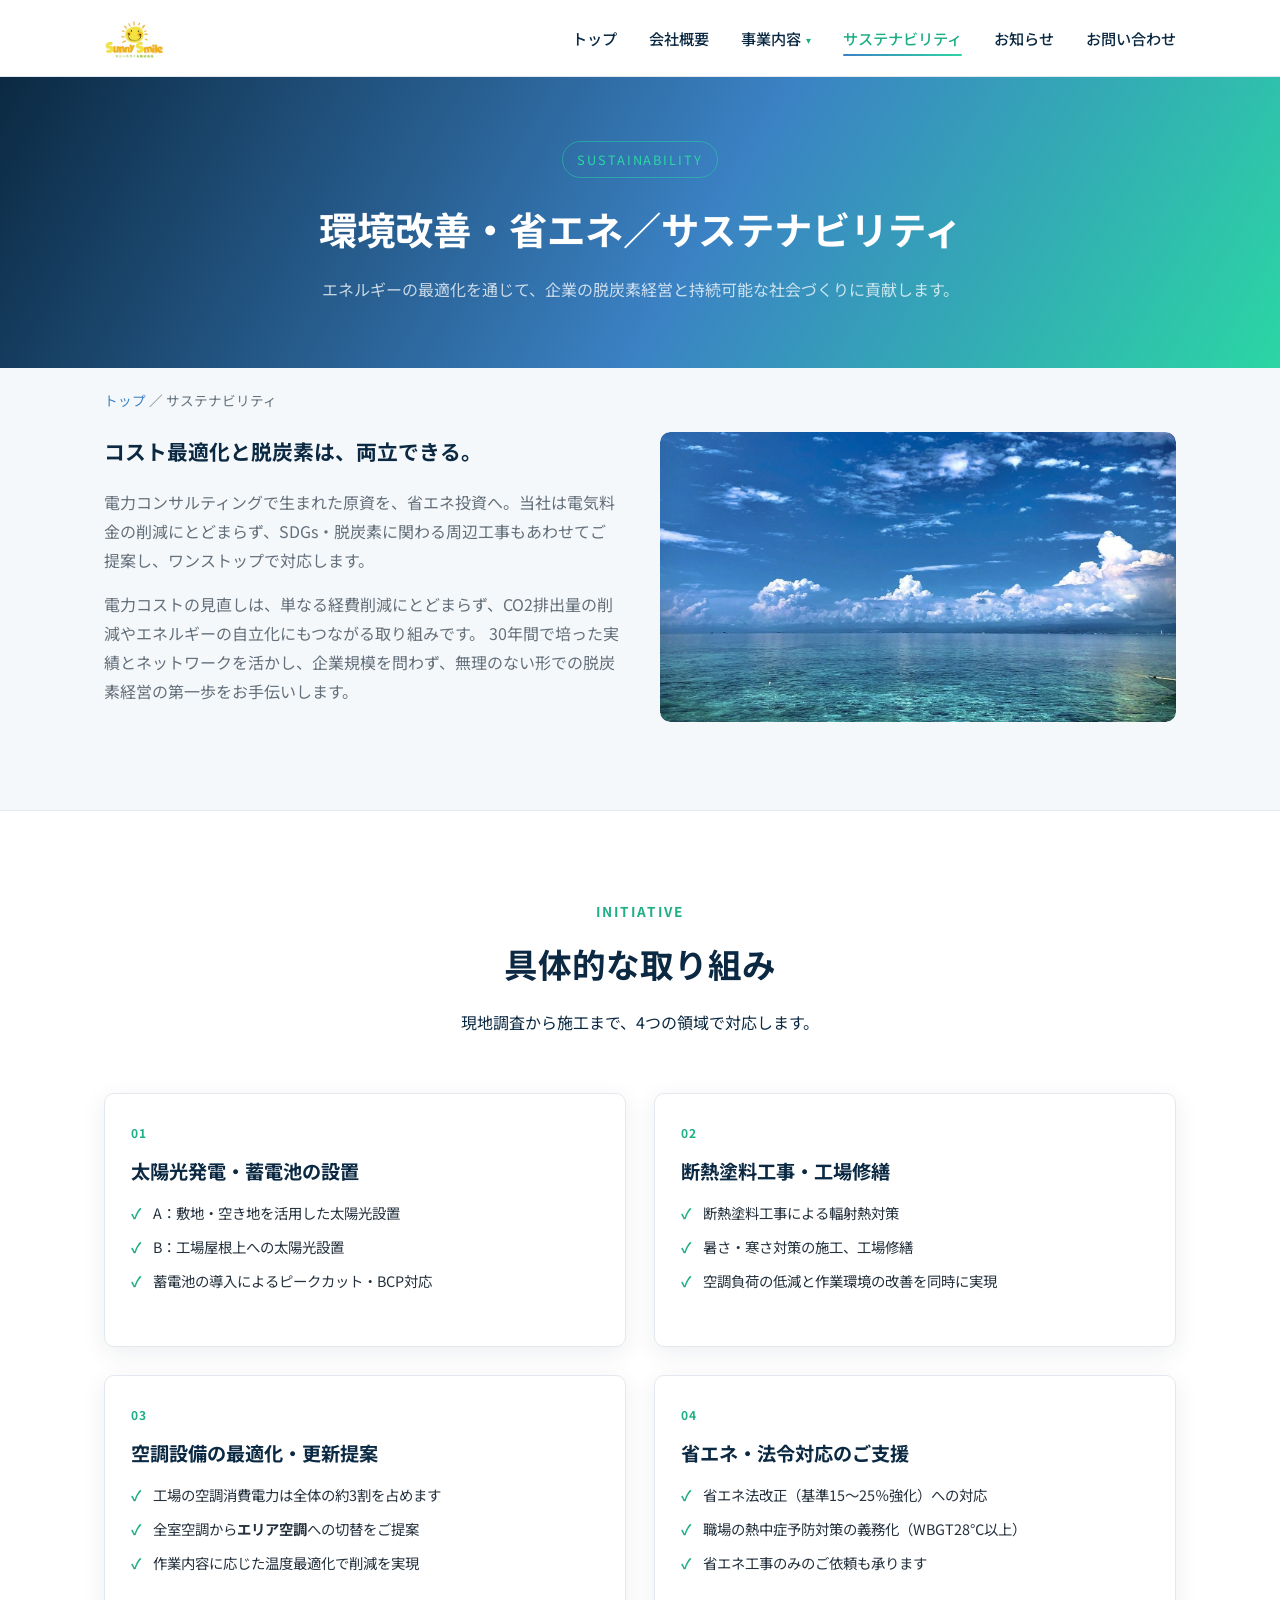
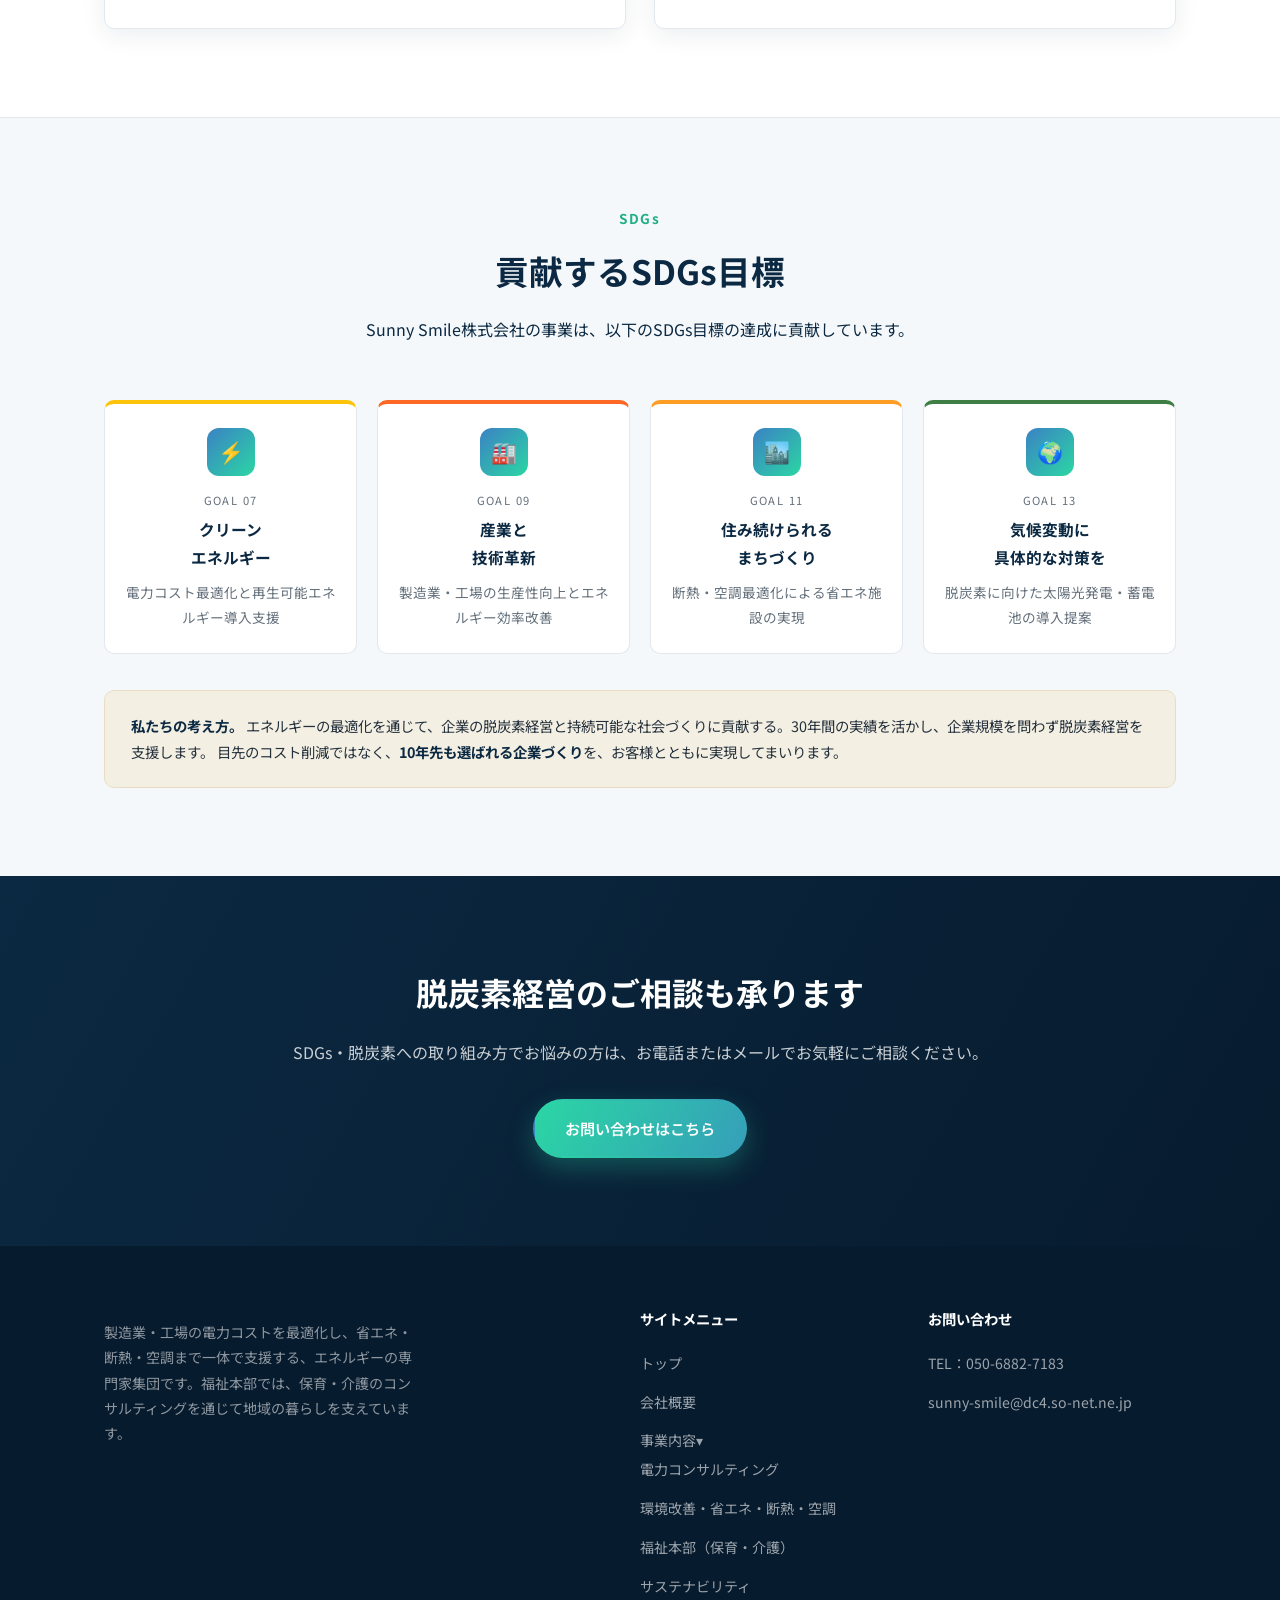
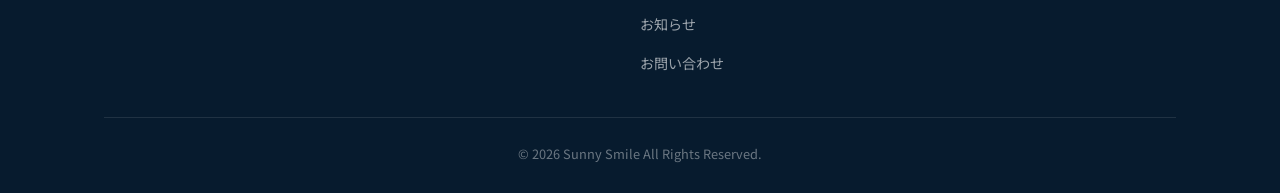
<file: sustainability.html>
<!-- Sunny Smile株式会社 サイト v4.1 / 2026-08-29: 会社案内2026に合わせてSDGs目標を公式番号（07/09/11/13）に変更し、取り組み4項目・考え方を更新／ナビの「事業内容」に電力・環境改善・福祉本部へ直接飛べるサブメニューを追加。詳細は CHANGELOG.md を参照 -->
<!DOCTYPE html>
<html lang="ja">
<head>
<meta charset="UTF-8">
<meta name="viewport" content="width=device-width, initial-scale=1.0">
<title>SDGs・サステナビリティ | Sunny Smile株式会社</title>
<meta name="description" content="Sunny Smile株式会社のSDGs・サステナビリティへの取り組み。電力コンサルティングと太陽光発電・蓄電池・断熱工事・空調最適化を通じて、企業の脱炭素経営を支援します。">
<link rel="preconnect" href="https://fonts.googleapis.com">
<link href="https://fonts.googleapis.com/css2?family=Noto+Sans+JP:wght@400;500;700&display=swap" rel="stylesheet">
<link rel="stylesheet" href="css/style.css">
<style>
/* ===== Sunny Smile v4.0 追加スタイル（2026-08-29）
   別ファイルにせず、このページ内に直接記述しています。既存の css/style.css は変更していません。 ===== */
/* ==========================================================
   Sunny Smile株式会社 サイト 追加スタイル v4.0（2026-08-29）
   会社案内2026（Company Profile 2026）対応で追加したパーツ用。
   ※ style.css の後ろに読み込みます。既存の style.css は変更していません。
   ========================================================== */

:root {
  --color-gold: #b08b3f;
  --color-gold-soft: #f4efe3;
}

/* ---------- 注意喚起バンド（市場動向アラート） ---------- */
.alert-band {
  background: linear-gradient(120deg, var(--color-navy), var(--color-navy-dark));
  color: #fff;
  padding: 40px 0;
}

.alert-band-inner {
  display: grid;
  grid-template-columns: 1fr auto;
  gap: 28px;
  align-items: center;
}

.alert-band .alert-tag {
  display: inline-block;
  font-size: 0.72rem;
  font-weight: 700;
  letter-spacing: 0.1em;
  color: #0b2942;
  background: var(--color-accent);
  border-radius: 999px;
  padding: 4px 14px;
  margin-bottom: 12px;
}

.alert-band h2 {
  font-size: clamp(1.15rem, 2.4vw, 1.6rem);
  margin: 0 0 10px;
  line-height: 1.5;
}

.alert-band p {
  margin: 0;
  font-size: 0.92rem;
  color: rgba(255, 255, 255, 0.75);
}

.alert-band .marker {
  background: linear-gradient(transparent 62%, rgba(43, 214, 164, 0.45) 62%);
  padding: 0 2px;
}

/* ---------- 本部（事業領域）カード ---------- */
.division-grid {
  display: grid;
  grid-template-columns: repeat(2, 1fr);
  gap: 28px;
}

.division-card {
  background: var(--color-card);
  border: 1px solid var(--color-border);
  border-top: 4px solid var(--color-navy);
  border-radius: var(--radius);
  padding: 30px 28px;
  box-shadow: var(--shadow);
  transition: transform 0.25s ease, box-shadow 0.25s ease;
}

.division-card:hover {
  transform: translateY(-6px);
  box-shadow: 0 20px 40px rgba(11, 41, 66, 0.14);
}

.division-card.welfare {
  border-top-color: var(--color-gold);
}

.division-badge {
  display: inline-block;
  font-size: 0.68rem;
  font-weight: 700;
  letter-spacing: 0.12em;
  color: #fff;
  background: var(--color-navy);
  border-radius: 4px;
  padding: 4px 10px;
  margin-right: 10px;
  vertical-align: middle;
}

.division-card.welfare .division-badge {
  background: var(--color-gold);
}

.division-card h3 {
  display: inline;
  font-size: 1.12rem;
  color: var(--color-navy);
  margin: 0;
}

.division-card .division-lead {
  color: var(--color-text-light);
  font-size: 0.9rem;
  margin: 16px 0 18px;
}

.division-card ul {
  display: grid;
  gap: 10px;
}

.division-card ul li {
  position: relative;
  padding-left: 20px;
  font-size: 0.92rem;
}

.division-card ul li::before {
  content: "";
  position: absolute;
  left: 0;
  top: 0.65em;
  width: 8px;
  height: 8px;
  border-radius: 2px;
  transform: rotate(45deg);
  background: var(--color-accent);
}

.division-card.welfare ul li::before {
  background: var(--color-gold);
}

/* ---------- 削減実績（ケーススタディ） ---------- */
.case-grid {
  display: grid;
  grid-template-columns: repeat(2, 1fr);
  gap: 28px;
}

.case-card {
  background: var(--color-card);
  border: 1px solid var(--color-border);
  border-radius: var(--radius);
  overflow: hidden;
  box-shadow: var(--shadow);
  transition: transform 0.25s ease, box-shadow 0.25s ease;
}

.case-card:hover {
  transform: translateY(-6px);
  box-shadow: 0 20px 40px rgba(11, 41, 66, 0.14);
}

.case-head {
  background: var(--color-navy);
  color: #fff;
  padding: 16px 24px;
  display: flex;
  align-items: center;
  justify-content: space-between;
  gap: 12px;
}

.case-head .case-name {
  font-weight: 700;
  font-size: 1.05rem;
}

.case-head .case-type {
  font-size: 0.8rem;
  color: rgba(255, 255, 255, 0.75);
}

.case-body {
  padding: 22px 24px 26px;
}

.case-spec {
  display: grid;
  gap: 0;
  margin-bottom: 20px;
}

.case-spec div {
  display: flex;
  justify-content: space-between;
  align-items: baseline;
  gap: 12px;
  padding: 10px 0;
  border-bottom: 1px dashed var(--color-border);
  font-size: 0.9rem;
}

.case-spec div:last-child {
  border-bottom: none;
}

.case-spec .k {
  color: var(--color-text-light);
}

.case-spec .v {
  font-weight: 700;
  color: var(--color-navy);
}

.case-result {
  display: grid;
  grid-template-columns: repeat(2, 1fr);
  gap: 14px;
}

.case-result-item {
  background: #f8fafc;
  border: 1px solid var(--color-border);
  border-radius: 8px;
  padding: 16px 12px;
  text-align: center;
}

.case-result-item .year {
  display: block;
  font-size: 0.78rem;
  letter-spacing: 0.08em;
  color: var(--color-text-light);
  margin-bottom: 4px;
}

.case-result-item .amount {
  display: block;
  font-size: 1.9rem;
  font-weight: 700;
  color: var(--color-gold);
  line-height: 1.2;
}

.case-result-item .amount span {
  font-size: 0.95rem;
}

.case-result-item .per-year {
  display: block;
  font-size: 0.78rem;
  color: var(--color-navy);
  margin-top: 6px;
}

.case-banner {
  margin-top: 32px;
  background: linear-gradient(120deg, var(--color-navy), var(--color-navy-dark));
  color: #fff;
  border-radius: var(--radius);
  padding: 28px 32px;
}

.case-banner h3 {
  margin: 0 0 10px;
  font-size: clamp(1.05rem, 2.2vw, 1.35rem);
}

.case-banner p {
  margin: 0;
  font-size: 0.85rem;
  color: rgba(255, 255, 255, 0.7);
}

/* ---------- 比較（1社単独 vs Sunny Smile経由） ---------- */
.versus {
  display: grid;
  grid-template-columns: 1fr 56px 1fr;
  gap: 16px;
  align-items: center;
}

.versus-card {
  border-radius: var(--radius);
  padding: 28px 26px;
  height: 100%;
}

.versus-card.before {
  background: #f3f5f7;
  border: 1px solid var(--color-border);
}

.versus-card.after {
  background: var(--color-navy);
  color: #fff;
  box-shadow: 0 16px 36px rgba(11, 41, 66, 0.22);
}

.versus-card h3 {
  margin: 0 0 18px;
  font-size: 1.05rem;
  color: var(--color-navy);
}

.versus-card.after h3 {
  color: #fff;
}

.versus-card ul {
  display: grid;
  gap: 12px;
}

.versus-card li {
  position: relative;
  padding-left: 22px;
  font-size: 0.92rem;
}

.versus-card li::before {
  content: "◆";
  position: absolute;
  left: 0;
  font-size: 0.7rem;
  top: 0.35em;
  color: var(--color-text-light);
}

.versus-card.after li {
  color: rgba(255, 255, 255, 0.9);
}

.versus-card.after li::before {
  color: var(--color-accent);
}

.versus-arrow {
  text-align: center;
  font-size: 1.6rem;
  color: var(--color-accent-dark);
}

/* ---------- お客様のご負担 ---------- */
.burden-grid {
  display: grid;
  grid-template-columns: repeat(3, 1fr);
  gap: 24px;
  text-align: center;
}

.burden-item {
  background: var(--color-gold-soft);
  border: 1px solid #e8ddc4;
  border-radius: var(--radius);
  padding: 30px 20px;
}

.burden-item .big {
  display: block;
  font-size: 2.4rem;
  font-weight: 700;
  color: var(--color-gold);
  line-height: 1.2;
}

.burden-item .big span {
  font-size: 1.1rem;
}

.burden-item .label {
  display: block;
  margin-top: 8px;
  font-size: 0.9rem;
  color: var(--color-navy);
  font-weight: 600;
}

.burden-item .sub {
  display: block;
  margin-top: 4px;
  font-size: 0.78rem;
  color: var(--color-text-light);
}

/* ---------- ステージバー（ご依頼の流れ） ---------- */
.stage-bar {
  display: grid;
  grid-template-columns: repeat(4, 1fr);
  gap: 2px;
  margin-bottom: 32px;
  border-radius: 6px;
  overflow: hidden;
}

.stage-bar div {
  background: #eef2f5;
  padding: 14px 16px;
  font-size: 0.9rem;
  font-weight: 600;
  color: var(--color-navy);
}

.stage-bar div span {
  display: block;
  font-size: 0.66rem;
  letter-spacing: 0.1em;
  color: var(--color-text-light);
  font-weight: 500;
  margin-bottom: 2px;
}

.stage-bar div:last-child {
  background: var(--color-navy);
  color: #fff;
}

.stage-bar div:last-child span {
  color: var(--color-accent);
}

/* ---------- 補足ノート ---------- */
.note-box {
  background: var(--color-gold-soft);
  border: 1px solid #e8ddc4;
  border-radius: var(--radius);
  padding: 22px 26px;
  font-size: 0.9rem;
  color: var(--color-text);
}

.note-box strong {
  color: var(--color-navy);
}

.note-small {
  font-size: 0.8rem;
  color: var(--color-text-light);
  margin-top: 14px;
}

/* ---------- 沿革（会社案内と同じ縦タイムライン） ----------
   左＝年月日の列／中央＝縦線とドット／右＝見出しと説明。
   年の桁が揃うよう、日付列は右寄せで固定幅にしています。 */
.timeline {
  display: grid;
  max-width: 900px;
}

.timeline-row {
  display: grid;
  grid-template-columns: 104px 30px 1fr;
  align-items: start;
}

.timeline-date {
  text-align: right;
  padding-right: 4px;
}

.timeline-date .y {
  display: block;
  font-size: 1.5rem;
  font-weight: 700;
  color: var(--color-gold);
  line-height: 1.25;
  letter-spacing: 0.02em;
}

.timeline-date .y.sm {
  font-size: 0.9rem;
  font-weight: 700;
  color: var(--color-navy);
  line-height: 2.1;
}

.timeline-date .y.blank {
  font-size: 1.2rem;
  color: #c8d2dc;
  line-height: 1.55;
}

.timeline-date .md {
  display: block;
  font-size: 0.78rem;
  color: var(--color-text-light);
  margin-top: 2px;
}

.timeline-mark {
  position: relative;
  align-self: stretch;
}

.timeline-mark::before {
  content: "";
  position: absolute;
  left: 50%;
  top: 0;
  bottom: 0;
  width: 2px;
  transform: translateX(-50%);
  background: var(--color-border);
}

.timeline-row:first-child .timeline-mark::before {
  top: 14px;
}

.timeline-row:last-child .timeline-mark::before {
  bottom: auto;
  height: 14px;
}

.timeline-mark .dot {
  position: absolute;
  left: 50%;
  top: 8px;
  transform: translateX(-50%);
  width: 12px;
  height: 12px;
  border-radius: 50%;
  background: #fff;
  border: 2px solid var(--color-accent);
  box-sizing: border-box;
  z-index: 1;
}

.timeline-mark .dot.filled {
  top: 7px;
  width: 14px;
  height: 14px;
  background: var(--color-gold);
  border-color: var(--color-gold);
}

.timeline-body {
  padding: 0 0 34px 8px;
}

.timeline-row:last-child .timeline-body {
  padding-bottom: 0;
}

.timeline-body h3 {
  margin: 0 0 6px;
  font-size: 1.02rem;
  color: var(--color-navy);
  line-height: 1.5;
}

.timeline-body p {
  margin: 0;
  font-size: 0.9rem;
  color: var(--color-text-light);
}

/* ---------- SDGsカードの公式カラー ---------- */
.sdg-item.g07 { border-top: 4px solid #fcc30b; }
.sdg-item.g09 { border-top: 4px solid #fd6925; }
.sdg-item.g11 { border-top: 4px solid #fd9d24; }
.sdg-item.g13 { border-top: 4px solid #3f7e44; }

.sdg-item .goal-no {
  display: block;
  font-size: 0.7rem;
  letter-spacing: 0.12em;
  color: var(--color-text-light);
  margin-bottom: 6px;
}

/* ---------- レスポンシブ ---------- */
@media (max-width: 860px) {
  .alert-band-inner,
  .division-grid,
  .case-grid,
  .case-result,
  .burden-grid {
    grid-template-columns: 1fr;
  }
  .versus {
    grid-template-columns: 1fr;
  }
  .versus-arrow {
    transform: rotate(90deg);
  }
  .stage-bar {
    grid-template-columns: repeat(2, 1fr);
  }
}

@media (max-width: 640px) {
  .stage-bar {
    grid-template-columns: 1fr;
  }
  .timeline-row {
    grid-template-columns: 74px 24px 1fr;
  }
  .timeline-date .y {
    font-size: 1.2rem;
  }
  .timeline-date .y.sm {
    font-size: 0.8rem;
  }
}

/* ---------- グローバルナビのサブメニュー（v4.1で追加） ----------
   「事業内容」にマウスを乗せると、電力／環境改善／福祉本部へ直接飛べる
   ドロップダウンを表示します。スマートフォンでは常時展開（インデント表示）。 */
.main-nav li.has-sub {
  position: relative;
}

.main-nav li.has-sub > a .caret {
  font-size: 0.62rem;
  margin-left: 5px;
  vertical-align: 1px;
  color: var(--color-accent-dark);
}

.main-nav .sub-nav {
  display: block;
  position: absolute;
  top: 100%;
  left: -16px;
  min-width: 244px;
  background: #fff;
  border: 1px solid var(--color-border);
  border-radius: 8px;
  box-shadow: 0 14px 30px rgba(11, 41, 66, 0.14);
  padding: 8px 0;
  margin-top: 10px;
  opacity: 0;
  visibility: hidden;
  transform: translateY(6px);
  transition: opacity 0.18s ease, transform 0.18s ease, visibility 0.18s;
  z-index: 200;
}

.main-nav li.has-sub:hover > .sub-nav,
.main-nav li.has-sub:focus-within > .sub-nav {
  opacity: 1;
  visibility: visible;
  transform: translateY(0);
}

.main-nav .sub-nav::before {
  content: "";
  position: absolute;
  top: -10px;
  left: 0;
  right: 0;
  height: 10px;
}

.main-nav .sub-nav li {
  display: block;
}

.main-nav .sub-nav a {
  display: block;
  padding: 10px 20px;
  font-size: 0.9rem;
  font-weight: 500;
  color: var(--color-navy);
  white-space: nowrap;
}

.main-nav .sub-nav a::after {
  display: none;
}

.main-nav .sub-nav a:hover {
  background: rgba(43, 214, 164, 0.1);
  color: var(--color-accent-dark);
}

/* 見出しへジャンプしたとき、固定ヘッダーに隠れないようにする */
#power,
#energy,
#welfare {
  scroll-margin-top: 92px;
}

@media (max-width: 640px) {
  .main-nav .sub-nav {
    position: static;
    opacity: 1;
    visibility: visible;
    transform: none;
    min-width: 0;
    margin-top: 0;
    padding: 0 0 0 16px;
    background: transparent;
    border: none;
    border-radius: 0;
    box-shadow: none;
  }
  .main-nav .sub-nav a {
    padding: 11px 0;
    font-size: 0.87rem;
    color: var(--color-text-light);
    border-bottom: 1px solid var(--color-border);
  }
  .main-nav.is-open {
    max-height: 760px;
  }
}

</style>
</head>
<body>

<header class="site-header">
  <div class="header-inner">
    <a href="index.html" class="logo">
      <img src="images/logo.png" alt="Sunny Smile株式会社" class="logo-img">
    </a>
    <nav class="main-nav">
      <ul>
        <li><a href="index.html">トップ</a></li>
        <li><a href="company.html">会社概要</a></li>
        <li class="has-sub">
          <a href="service.html">事業内容<span class="caret">▾</span></a>
          <ul class="sub-nav">
            <li><a href="service.html#power">電力コンサルティング</a></li>
            <li><a href="service.html#energy">環境改善・省エネ・断熱・空調</a></li>
            <li><a href="service.html#welfare">福祉本部（保育・介護）</a></li>
          </ul>
        </li>
        <li><a href="sustainability.html" class="is-active">サステナビリティ</a></li>
        <li><a href="news.html">お知らせ</a></li>
        <li><a href="contact.html">お問い合わせ</a></li>
      </ul>
    </nav>
    <button class="nav-toggle" aria-label="メニューを開く" aria-expanded="false"></button>
  </div>
</header>

<main>

  <section class="page-hero">
    <div class="container">
      <span class="hero-eyebrow">SUSTAINABILITY</span>
      <h1>環境改善・省エネ／サステナビリティ</h1>
      <p>エネルギーの最適化を通じて、企業の脱炭素経営と持続可能な社会づくりに貢献します。</p>
    </div>
  </section>

  <div class="container">
    <div class="breadcrumb">
      <a href="index.html">トップ</a> ／ サステナビリティ
    </div>
  </div>

  <section style="padding-top:0;">
    <div class="container">
      <div class="philosophy-block reveal">
        <div>
          <h2 style="color:var(--color-navy); font-size:1.3rem; margin-top:0;">
            コスト最適化と脱炭素は、両立できる。
          </h2>
          <p style="color:var(--color-text-light);">
            電力コンサルティングで生まれた原資を、省エネ投資へ。当社は電気料金の削減にとどまらず、SDGs・脱炭素に関わる周辺工事もあわせてご提案し、ワンストップで対応します。
          </p>
          <p style="color:var(--color-text-light);">
            電力コストの見直しは、単なる経費削減にとどまらず、CO2排出量の削減やエネルギーの自立化にもつながる取り組みです。
            30年間で培った実績とネットワークを活かし、企業規模を問わず、無理のない形での脱炭素経営の第一歩をお手伝いします。
          </p>
        </div>
        <div class="img-placeholder has-photo">
          <img src="images/sustainability.jpg" alt="Sunny Smile株式会社 サステナビリティ・脱炭素への取り組みイメージ">
        </div>
      </div>
    </div>
  </section>

  <section class="bg-alt">
    <div class="container">
      <div class="section-head">
        <span class="section-eyebrow">INITIATIVE</span>
        <h2>具体的な取り組み</h2>
        <p style="color:var(--color-navy);">現地調査から施工まで、4つの領域で対応します。</p>
      </div>
      <div class="service-grid reveal-stagger">
        <div class="service-card">
          <div class="service-card-body">
            <span class="tag">01</span>
            <h3>太陽光発電・蓄電池の設置</h3>
            <ul>
              <li>A：敷地・空き地を活用した太陽光設置</li>
              <li>B：工場屋根上への太陽光設置</li>
              <li>蓄電池の導入によるピークカット・BCP対応</li>
            </ul>
          </div>
        </div>
        <div class="service-card">
          <div class="service-card-body">
            <span class="tag">02</span>
            <h3>断熱塗料工事・工場修繕</h3>
            <ul>
              <li>断熱塗料工事による輻射熱対策</li>
              <li>暑さ・寒さ対策の施工、工場修繕</li>
              <li>空調負荷の低減と作業環境の改善を同時に実現</li>
            </ul>
          </div>
        </div>
        <div class="service-card">
          <div class="service-card-body">
            <span class="tag">03</span>
            <h3>空調設備の最適化・更新提案</h3>
            <ul>
              <li>工場の空調消費電力は全体の約3割を占めます</li>
              <li>全室空調から<strong>エリア空調</strong>への切替をご提案</li>
              <li>作業内容に応じた温度最適化で削減を実現</li>
            </ul>
          </div>
        </div>
        <div class="service-card">
          <div class="service-card-body">
            <span class="tag">04</span>
            <h3>省エネ・法令対応のご支援</h3>
            <ul>
              <li>省エネ法改正（基準15〜25％強化）への対応</li>
              <li>職場の熱中症予防対策の義務化（WBGT28℃以上）</li>
              <li>省エネ工事のみのご依頼も承ります</li>
            </ul>
          </div>
        </div>
      </div>
    </div>
  </section>

  <section>
    <div class="container">
      <div class="section-head">
        <span class="section-eyebrow">SDGs</span>
        <h2>貢献するSDGs目標</h2>
        <p style="color:var(--color-navy);">Sunny Smile株式会社の事業は、以下のSDGs目標の達成に貢献しています。</p>
      </div>
      <div class="sdg-grid reveal-stagger">
        <div class="sdg-item g07">
          <div class="sdg-icon">⚡</div>
          <span class="goal-no">GOAL 07</span>
          <h3>クリーン<br>エネルギー</h3>
          <p>電力コスト最適化と再生可能エネルギー導入支援</p>
        </div>
        <div class="sdg-item g09">
          <div class="sdg-icon">🏭</div>
          <span class="goal-no">GOAL 09</span>
          <h3>産業と<br>技術革新</h3>
          <p>製造業・工場の生産性向上とエネルギー効率改善</p>
        </div>
        <div class="sdg-item g11">
          <div class="sdg-icon">🏙️</div>
          <span class="goal-no">GOAL 11</span>
          <h3>住み続けられる<br>まちづくり</h3>
          <p>断熱・空調最適化による省エネ施設の実現</p>
        </div>
        <div class="sdg-item g13">
          <div class="sdg-icon">🌍</div>
          <span class="goal-no">GOAL 13</span>
          <h3>気候変動に<br>具体的な対策を</h3>
          <p>脱炭素に向けた太陽光発電・蓄電池の導入提案</p>
        </div>
      </div>

      <div class="note-box reveal" style="margin-top:36px;">
        <strong>私たちの考え方。</strong>
        エネルギーの最適化を通じて、企業の脱炭素経営と持続可能な社会づくりに貢献する。30年間の実績を活かし、企業規模を問わず脱炭素経営を支援します。
        目先のコスト削減ではなく、<strong>10年先も選ばれる企業づくり</strong>を、お客様とともに実現してまいります。
      </div>
    </div>
  </section>

  <section class="cta">
    <div class="container">
      <h2>脱炭素経営のご相談も承ります</h2>
      <p>SDGs・脱炭素への取り組み方でお悩みの方は、お電話またはメールでお気軽にご相談ください。</p>
      <a href="contact.html" class="btn btn-primary">お問い合わせはこちら</a>
    </div>
  </section>

</main>

<footer class="site-footer">
  <div class="container">
    <div class="footer-grid">
      <div class="footer-brand">
        <p>製造業・工場の電力コストを最適化し、省エネ・断熱・空調まで一体で支援する、エネルギーの専門家集団です。福祉本部では、保育・介護のコンサルティングを通じて地域の暮らしを支えています。</p>
      </div>
      <div class="footer-col">
        <h4>サイトメニュー</h4>
        <ul>
          <li><a href="index.html">トップ</a></li>
          <li><a href="company.html">会社概要</a></li>
          <li class="has-sub">
          <a href="service.html">事業内容<span class="caret">▾</span></a>
          <ul class="sub-nav">
            <li><a href="service.html#power">電力コンサルティング</a></li>
            <li><a href="service.html#energy">環境改善・省エネ・断熱・空調</a></li>
            <li><a href="service.html#welfare">福祉本部（保育・介護）</a></li>
          </ul>
        </li>
          <li><a href="sustainability.html">サステナビリティ</a></li>
          <li><a href="news.html">お知らせ</a></li>
          <li><a href="contact.html">お問い合わせ</a></li>
        </ul>
      </div>
      <div class="footer-col">
        <h4>お問い合わせ</h4>
        <ul>
          <li><a href="tel:05068827183">TEL：050-6882-7183</a></li>
          <li><a href="mailto:sunny-smile@dc4.so-net.ne.jp">sunny-smile@dc4.so-net.ne.jp</a></li>
        </ul>
      </div>
    </div>
    <div class="footer-bottom">
      &copy; <span id="year"></span> Sunny Smile All Rights Reserved.
    </div>
  </div>
</footer>

<script src="js/script.js"></script>
<script>document.getElementById("year").textContent = new Date().getFullYear();</script>
</body>
</html>
</file>
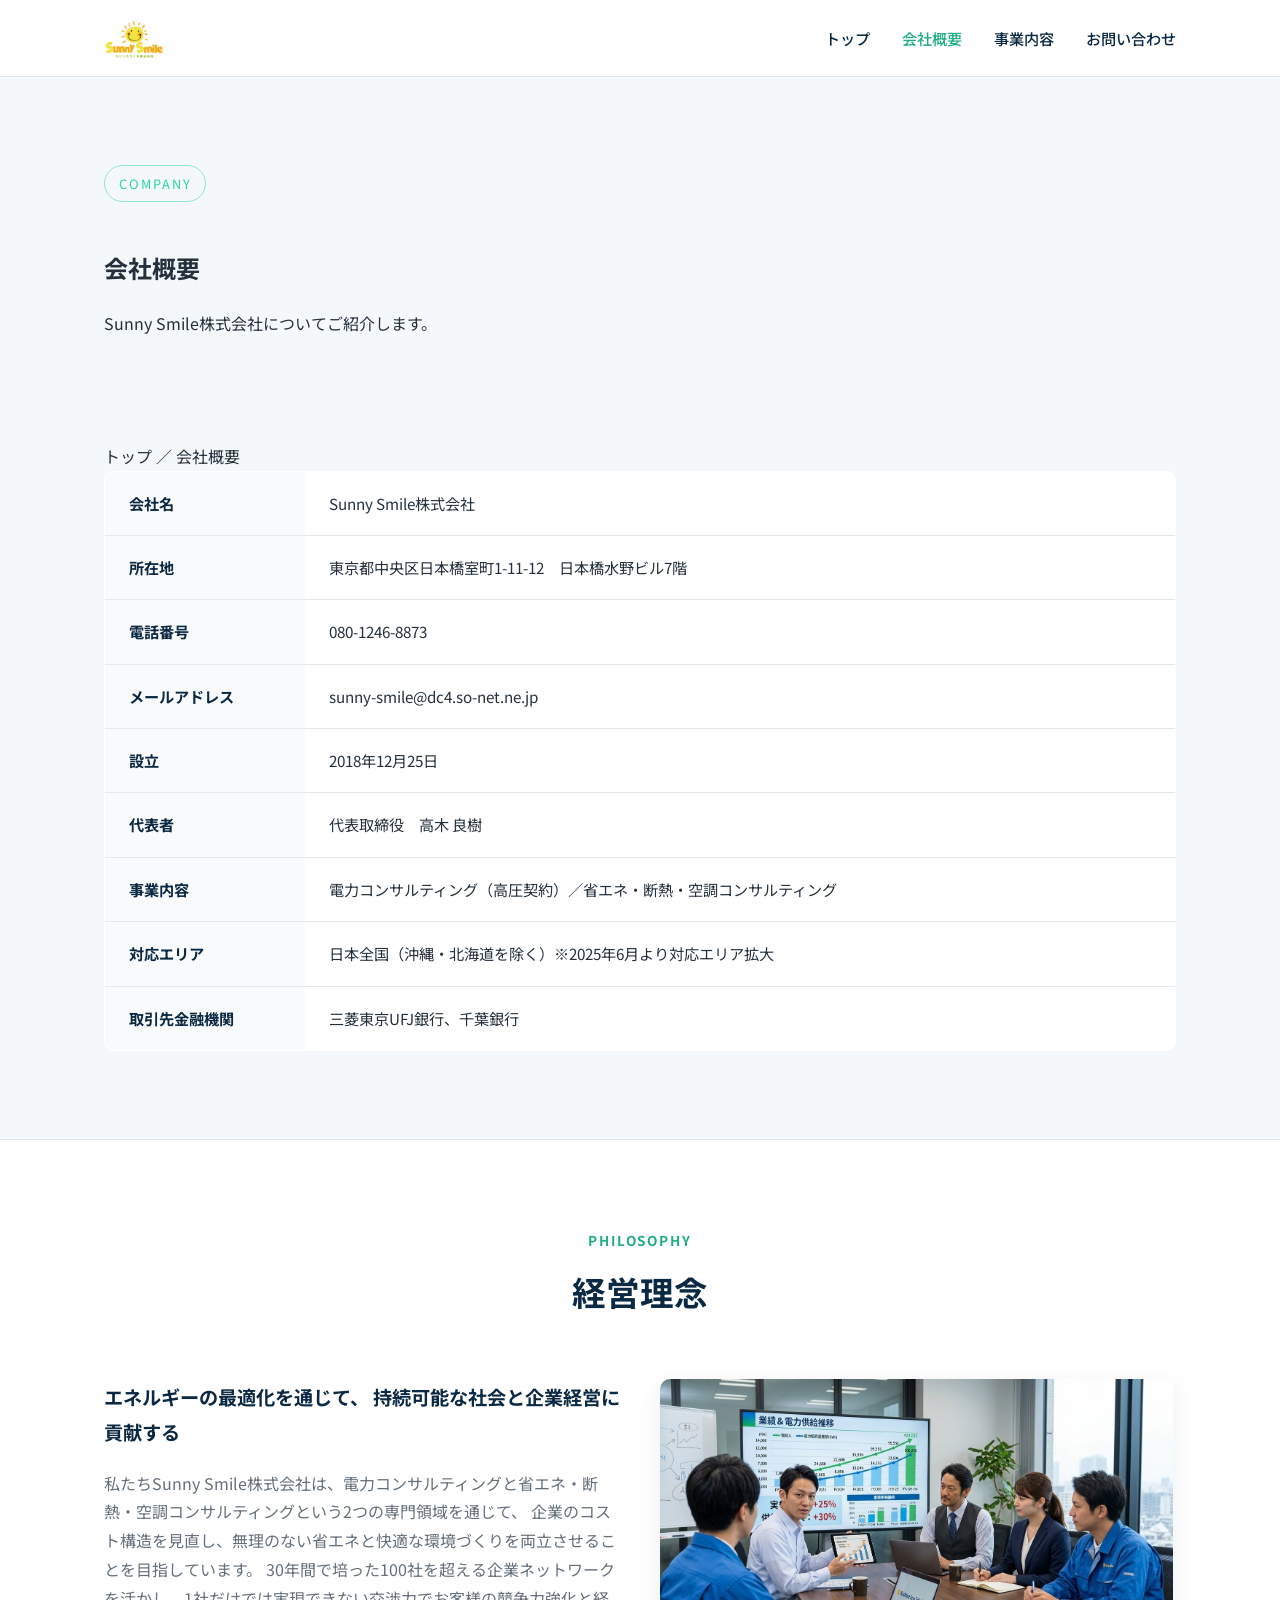
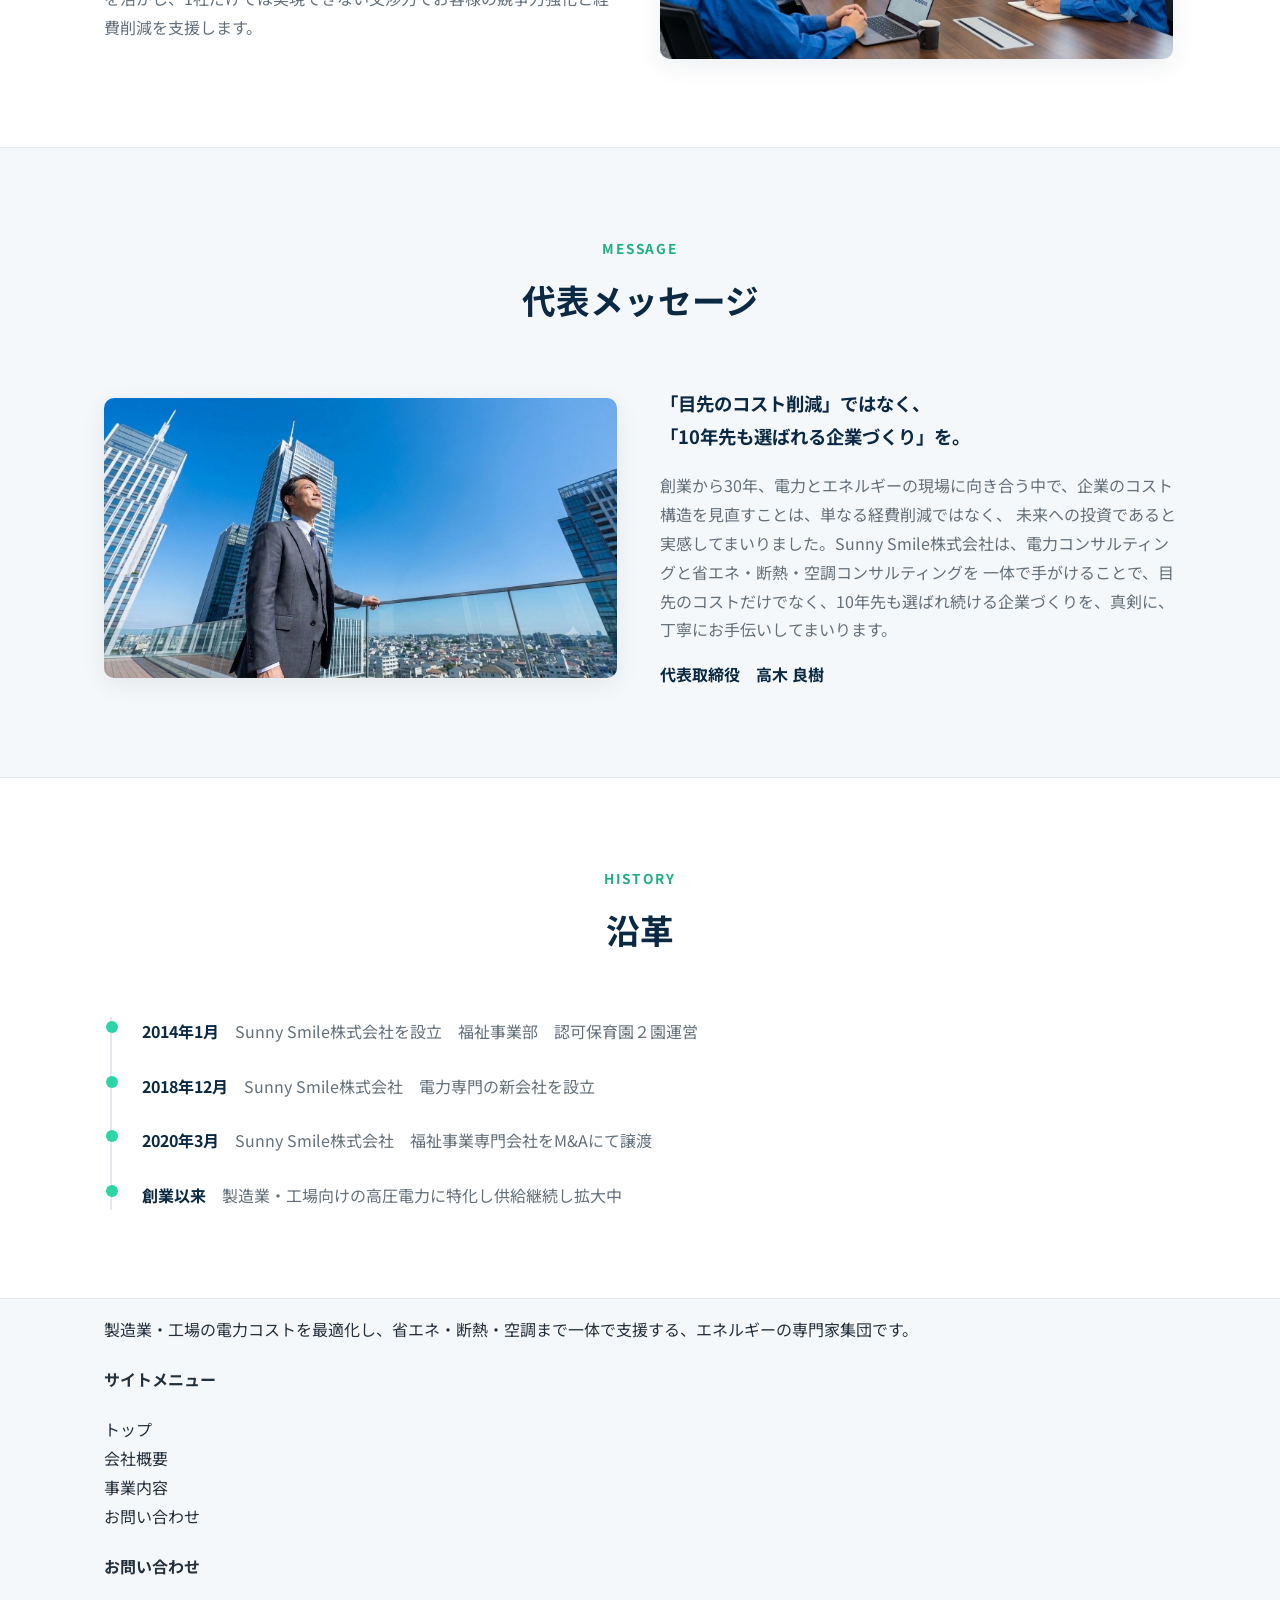
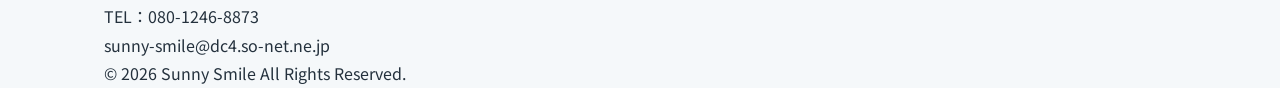
<file: Sunny Smileホームページ２/company.html>
<!DOCTYPE html>
<html lang="ja">
<head>
<meta charset="UTF-8">
<meta name="viewport" content="width=device-width, initial-scale=1.0">
<title>会社概要 | Sunny Smile株式会社</title>
<meta name="description" content="Sunny Smile株式会社の会社概要・理念・沿革をご紹介します。30年の実績と100社超の企業ネットワークで、製造業・工場の電力コスト削減を支援します。">
<link rel="preconnect" href="https://fonts.googleapis.com">
<link href="https://fonts.googleapis.com/css2?family=Noto+Sans+JP:wght@400;500;700&display=swap" rel="stylesheet">
<link rel="stylesheet" href="css/style.css">
</head>
<body>

<header class="site-header">
  <div class="header-inner">
    <a href="index.html" class="logo">
      <img src="images/logo.png" alt="Sunny Smile株式会社" class="logo-img">
    </a>
    <nav class="main-nav">
      <ul>
        <li><a href="index.html">トップ</a></li>
        <li><a href="company.html">会社概要</a></li>
        <li><a href="service.html">事業内容</a></li>
        <li><a href="contact.html">お問い合わせ</a></li>
      </ul>
    </nav>
    <button class="nav-toggle" aria-label="メニューを開く" aria-expanded="false"></button>
  </div>
</header>

<main>

  <section class="page-hero">
    <div class="container">
      <span class="hero-eyebrow">COMPANY</span>
      <h1>会社概要</h1>
      <p>Sunny Smile株式会社についてご紹介します。</p>
    </div>
  </section>

  <div class="container">
    <div class="breadcrumb">
      <a href="index.html">トップ</a> ／ 会社概要
    </div>
  </div>

  <section style="padding-top:0;">
    <div class="container">
      <table class="company-table">
        <tr>
          <th>会社名</th>
          <td>Sunny Smile株式会社</td>
        </tr>
        <tr>
          <th>所在地</th>
          <td>東京都中央区日本橋室町1-11-12　日本橋水野ビル7階</td>
        </tr>
        <tr>
          <th>電話番号</th>
          <td>080-1246-8873</td>
        </tr>
        <tr>
          <th>メールアドレス</th>
          <td>sunny-smile@dc4.so-net.ne.jp</td>
        </tr>
        <tr>
          <th>設立</th>
          <td>2018年12月25日</td>
        </tr>
        <tr>
          <th>代表者</th>
          <td>代表取締役　高木 良樹</td>
        </tr>
        <tr>
          <th>事業内容</th>
          <td>電力コンサルティング（高圧契約）／省エネ・断熱・空調コンサルティング</td>
        </tr>
        <tr>
          <th>対応エリア</th>
          <td>日本全国（沖縄・北海道を除く）※2025年6月より対応エリア拡大</td>
        </tr>
        <tr>
          <th>取引先金融機関</th>
          <td>三菱東京UFJ銀行、千葉銀行</td>
        </tr>
      </table>
    </div>
  </section>

  <section class="bg-alt">
    <div class="container">
      <div class="section-head">
        <span class="section-eyebrow">PHILOSOPHY</span>
        <h2>経営理念</h2>
      </div>
      <div class="philosophy-block">
        <div>
          <h3 style="color:var(--color-navy); font-size:1.2rem; margin-top:0;">エネルギーの最適化を通じて、
持続可能な社会と企業経営に貢献する</h3>
          <p style="color:var(--color-text-light);">
            私たちSunny Smile株式会社は、電力コンサルティングと省エネ・断熱・空調コンサルティングという2つの専門領域を通じて、
            企業のコスト構造を見直し、無理のない省エネと快適な環境づくりを両立させることを目指しています。
            30年間で培った100社を超える企業ネットワークを活かし、1社だけでは実現できない交渉力でお客様の競争力強化と経費削減を支援します。
          </p>
        </div>
        <img src="images/company-overview.jpg" alt="Sunny Smile株式会社 打ち合わせの様子" class="philosophy-media">
      </div>
    </div>
  </section>

  <section>
    <div class="container">
      <div class="section-head">
        <span class="section-eyebrow">MESSAGE</span>
        <h2>代表メッセージ</h2>
      </div>
      <div class="philosophy-block">
        <img src="images/ceo-portrait.jpg" alt="代表取締役 高木 良樹" class="philosophy-media">
        <div>
          <h3 style="color:var(--color-navy); font-size:1.15rem; margin-top:0;">
            「目先のコスト削減」ではなく、<br>「10年先も選ばれる企業づくり」を。
          </h3>
          <p style="color:var(--color-text-light);">
            創業から30年、電力とエネルギーの現場に向き合う中で、企業のコスト構造を見直すことは、単なる経費削減ではなく、
            未来への投資であると実感してまいりました。Sunny Smile株式会社は、電力コンサルティングと省エネ・断熱・空調コンサルティングを
            一体で手がけることで、目先のコストだけでなく、10年先も選ばれ続ける企業づくりを、真剣に、丁寧にお手伝いしてまいります。
          </p>
          <p style="color:var(--color-navy); font-weight:700; margin-bottom:0;">代表取締役　高木 良樹</p>
        </div>
      </div>
    </div>
  </section>

  <section class="bg-alt">
    <div class="container">
      <div class="section-head">
        <span class="section-eyebrow">HISTORY</span>
        <h2>沿革</h2>
      </div>
      <div class="history-list">
        <div class="history-item">
          <span class="date">2014年1月</span>
          <span class="desc">Sunny Smile株式会社を設立　福祉事業部　認可保育園２園運営</span>
        </div>
        <div class="history-item">
          <span class="date">2018年12月</span>
          <span class="desc">Sunny Smile株式会社　電力専門の新会社を設立</span>
        </div>
        <div class="history-item">
          <span class="date">2020年3月</span>
          <span class="desc">Sunny Smile株式会社　福祉事業専門会社をM&amp;Aにて譲渡</span>
        </div>
        <div class="history-item">
          <span class="date">創業以来</span>
          <span class="desc">製造業・工場向けの高圧電力に特化し供給継続し拡大中</span>
        </div>
      </div>
    </div>
  </section>

</main>

<footer class="site-footer">
  <div class="container">
    <div class="footer-grid">
      <div class="footer-brand">
        <p>製造業・工場の電力コストを最適化し、省エネ・断熱・空調まで一体で支援する、エネルギーの専門家集団です。</p>
      </div>
      <div class="footer-col">
        <h4>サイトメニュー</h4>
        <ul>
          <li><a href="index.html">トップ</a></li>
          <li><a href="company.html">会社概要</a></li>
          <li><a href="service.html">事業内容</a></li>
          <li><a href="contact.html">お問い合わせ</a></li>
        </ul>
      </div>
      <div class="footer-col">
        <h4>お問い合わせ</h4>
        <ul>
          <li><a href="tel:08012468873">TEL：080-1246-8873</a></li>
          <li><a href="mailto:sunny-smile@dc4.so-net.ne.jp">sunny-smile@dc4.so-net.ne.jp</a></li>
        </ul>
      </div>
    </div>
    <div class="footer-bottom">
      &copy; <span id="year"></span> Sunny Smile All Rights Reserved.
    </div>
  </div>
</footer>

<script src="js/script.js"></script>
<script>document.getElementById("year").textContent = new Date().getFullYear();</script>
</body>
</html>
</file>
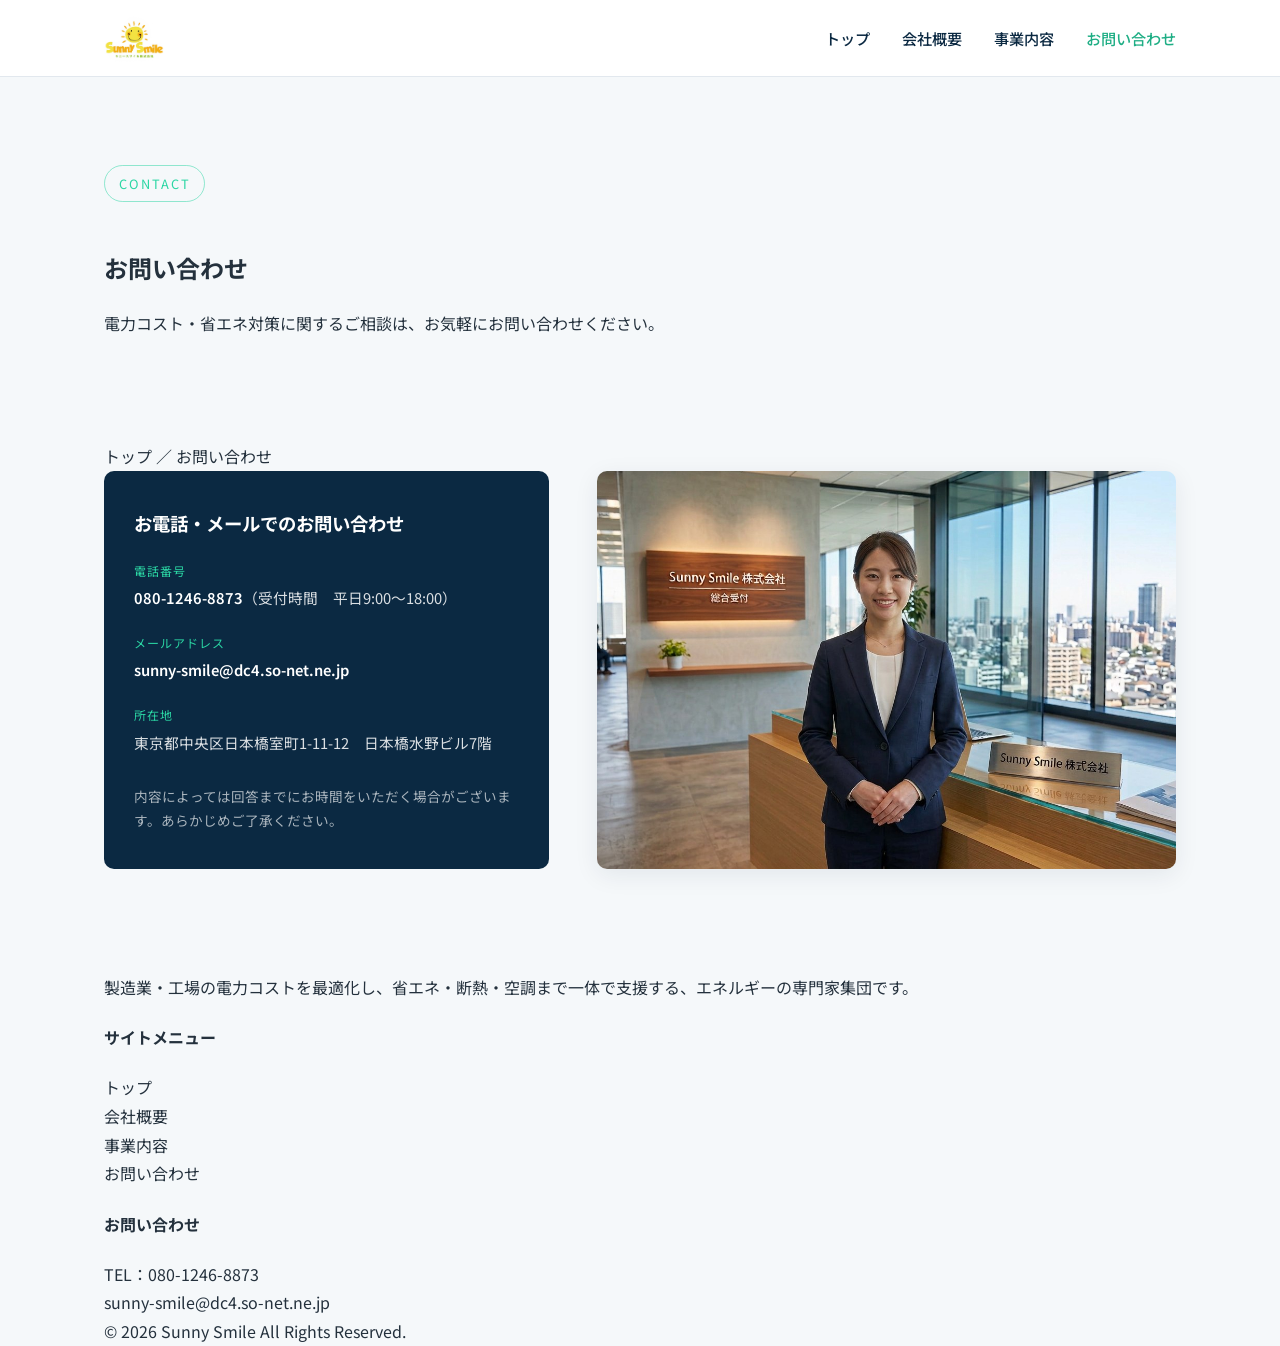
<file: Sunny Smileホームページ２/contact.html>
<!DOCTYPE html>
<html lang="ja">
<head>
<meta charset="UTF-8">
<meta name="viewport" content="width=device-width, initial-scale=1.0">
<title>お問い合わせ | Sunny Smile株式会社</title>
<meta name="description" content="Sunny Smile株式会社へのお問い合わせはこちらから。電力コンサルティング、省エネ・断熱・空調コンサルティングに関するご相談を承ります。">
<link rel="preconnect" href="https://fonts.googleapis.com">
<link href="https://fonts.googleapis.com/css2?family=Noto+Sans+JP:wght@400;500;700&display=swap" rel="stylesheet">
<link rel="stylesheet" href="css/style.css">
</head>
<body>

<header class="site-header">
  <div class="header-inner">
    <a href="index.html" class="logo">
      <img src="images/logo.png" alt="Sunny Smile株式会社" class="logo-img">
    </a>
    <nav class="main-nav">
      <ul>
        <li><a href="index.html">トップ</a></li>
        <li><a href="company.html">会社概要</a></li>
        <li><a href="service.html">事業内容</a></li>
        <li><a href="contact.html">お問い合わせ</a></li>
      </ul>
    </nav>
    <button class="nav-toggle" aria-label="メニューを開く" aria-expanded="false"></button>
  </div>
</header>

<main>

  <section class="page-hero">
    <div class="container">
      <span class="hero-eyebrow">CONTACT</span>
      <h1>お問い合わせ</h1>
      <p>電力コスト・省エネ対策に関するご相談は、お気軽にお問い合わせください。</p>
    </div>
  </section>

  <div class="container">
    <div class="breadcrumb">
      <a href="index.html">トップ</a> ／ お問い合わせ
    </div>
  </div>

  <section style="padding-top:0;">
    <div class="container">
      <div class="contact-wrap">
        <div class="contact-info-card">
          <h3>お電話・メールでのお問い合わせ</h3>
          <ul class="contact-info-list">
            <li>
              <span class="label">電話番号</span>
              <a href="tel:08012468873" style="color:#fff; font-weight:600;">080-1246-8873</a>（受付時間　平日9:00〜18:00）
            </li>
            <li>
              <span class="label">メールアドレス</span>
              <a href="mailto:sunny-smile@dc4.so-net.ne.jp" style="color:#fff; font-weight:600;">sunny-smile@dc4.so-net.ne.jp</a>
            </li>
            <li>
              <span class="label">所在地</span>
              東京都中央区日本橋室町1-11-12　日本橋水野ビル7階
            </li>
          </ul>
          <p style="font-size:0.85rem; color:rgba(255,255,255,0.65); margin:0;">
            内容によっては回答までにお時間をいただく場合がございます。あらかじめご了承ください。
          </p>
        </div>
        <div class="contact-photo">
          <img src="images/contact-reception.jpg" alt="Sunny Smile株式会社 受付">
        </div>
      </div>
    </div>
  </section>

</main>

<footer class="site-footer">
  <div class="container">
    <div class="footer-grid">
      <div class="footer-brand">
        <p>製造業・工場の電力コストを最適化し、省エネ・断熱・空調まで一体で支援する、エネルギーの専門家集団です。</p>
      </div>
      <div class="footer-col">
        <h4>サイトメニュー</h4>
        <ul>
          <li><a href="index.html">トップ</a></li>
          <li><a href="company.html">会社概要</a></li>
          <li><a href="service.html">事業内容</a></li>
          <li><a href="contact.html">お問い合わせ</a></li>
        </ul>
      </div>
      <div class="footer-col">
        <h4>お問い合わせ</h4>
        <ul>
          <li><a href="tel:08012468873">TEL：080-1246-8873</a></li>
          <li><a href="mailto:sunny-smile@dc4.so-net.ne.jp">sunny-smile@dc4.so-net.ne.jp</a></li>
        </ul>
      </div>
    </div>
    <div class="footer-bottom">
      &copy; <span id="year"></span> Sunny Smile All Rights Reserved.
    </div>
  </div>
</footer>

<script src="js/script.js"></script>
<script>document.getElementById("year").textContent = new Date().getFullYear();</script>
</body>
</html>
</file>
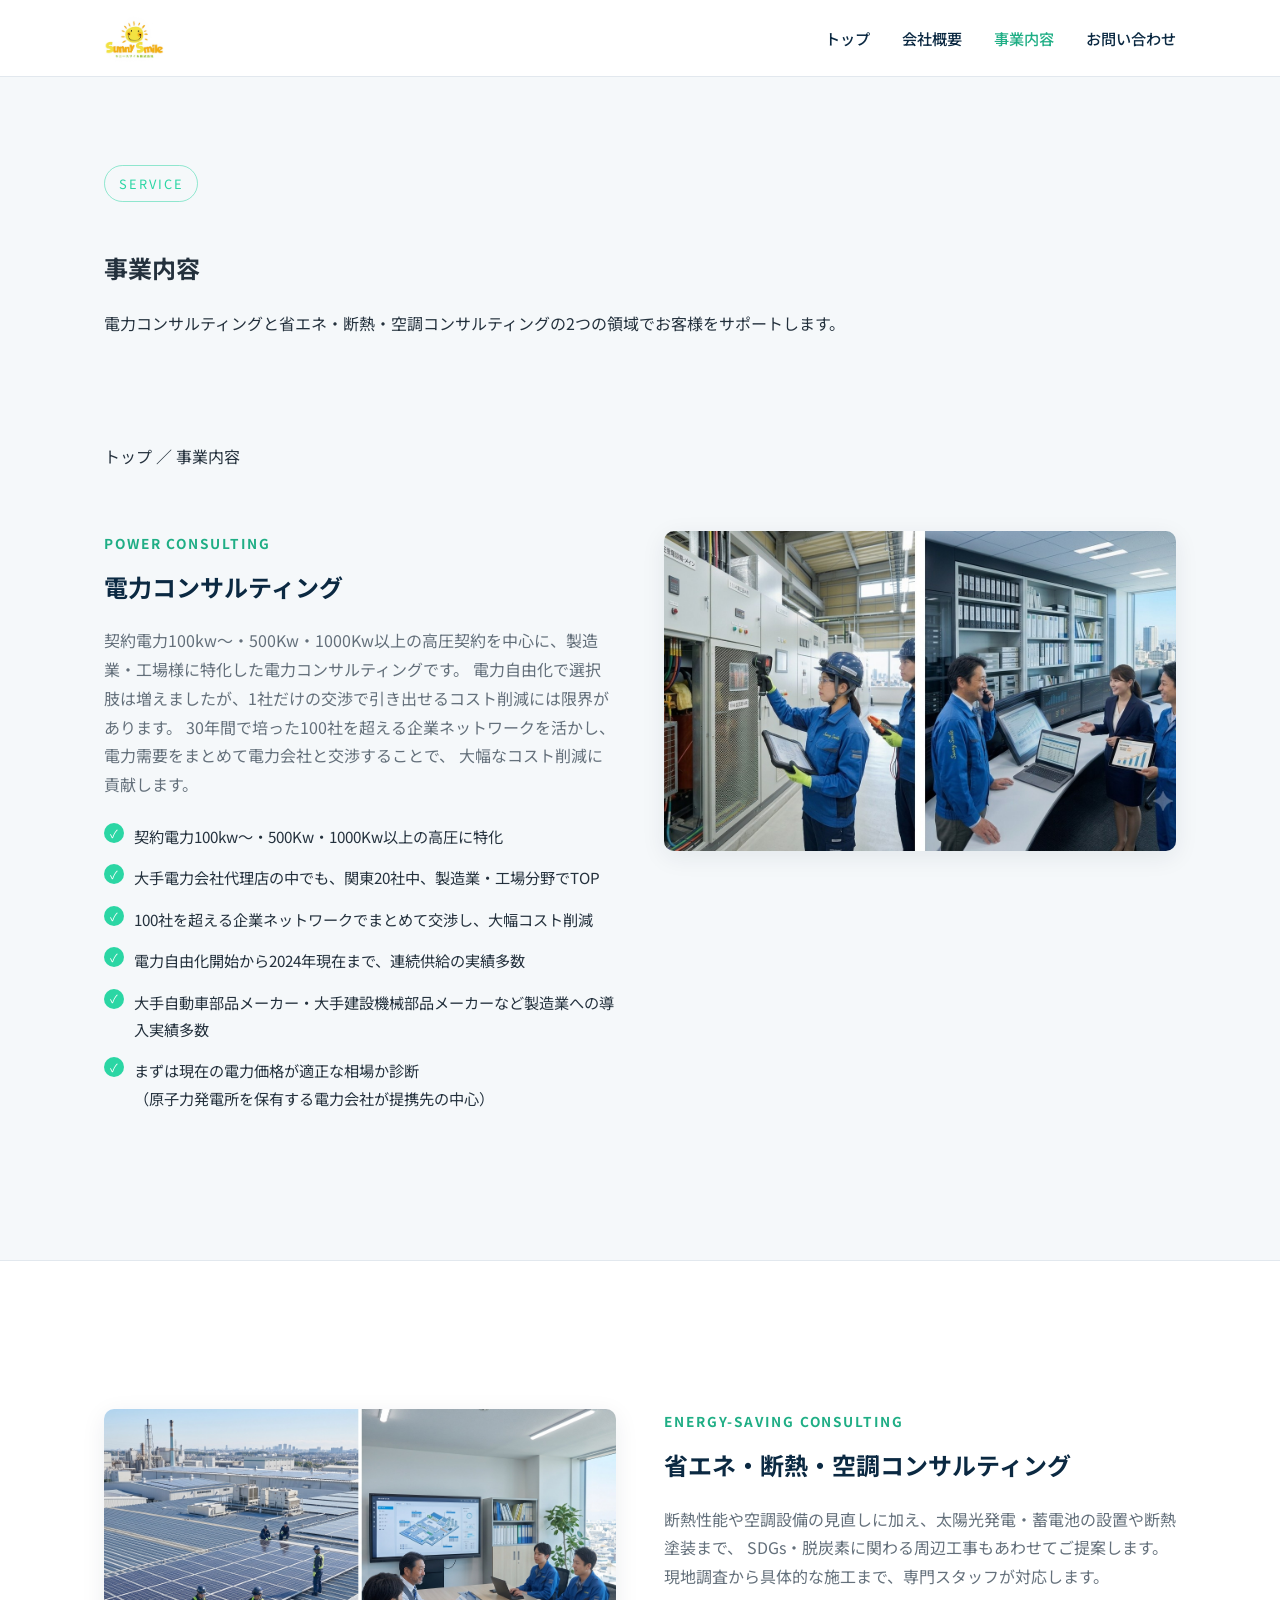
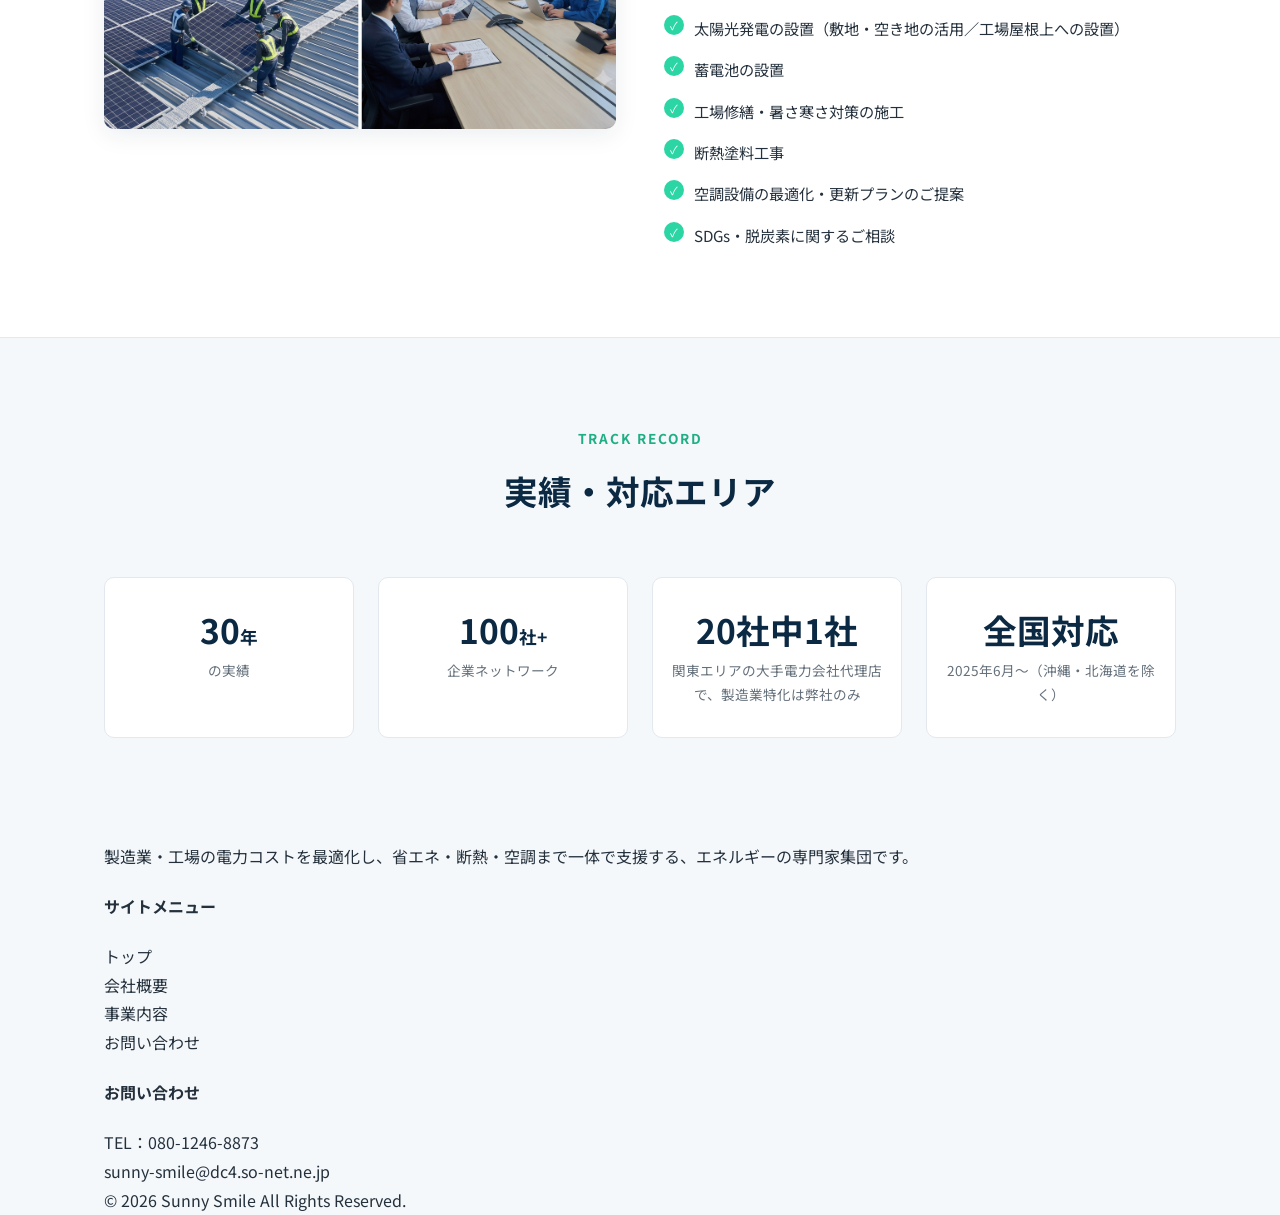
<file: Sunny Smileホームページ２/service.html>
<!DOCTYPE html>
<html lang="ja">
<head>
<meta charset="UTF-8">
<meta name="viewport" content="width=device-width, initial-scale=1.0">
<title>事業内容 | Sunny Smile株式会社</title>
<meta name="description" content="Sunny Smile株式会社の事業内容：製造業・工場の高圧契約に特化した電力コンサルティング、太陽光発電・断熱塗装まで対応する省エネ・断熱・空調コンサルティングについてご紹介します。">
<link rel="preconnect" href="https://fonts.googleapis.com">
<link href="https://fonts.googleapis.com/css2?family=Noto+Sans+JP:wght@400;500;700&display=swap" rel="stylesheet">
<link rel="stylesheet" href="css/style.css">
</head>
<body>

<header class="site-header">
  <div class="header-inner">
    <a href="index.html" class="logo">
      <img src="images/logo.png" alt="Sunny Smile株式会社" class="logo-img">
    </a>
    <nav class="main-nav">
      <ul>
        <li><a href="index.html">トップ</a></li>
        <li><a href="company.html">会社概要</a></li>
        <li><a href="service.html">事業内容</a></li>
        <li><a href="contact.html">お問い合わせ</a></li>
      </ul>
    </nav>
    <button class="nav-toggle" aria-label="メニューを開く" aria-expanded="false"></button>
  </div>
</header>

<main>

  <section class="page-hero">
    <div class="container">
      <span class="hero-eyebrow">SERVICE</span>
      <h1>事業内容</h1>
      <p>電力コンサルティングと省エネ・断熱・空調コンサルティングの2つの領域でお客様をサポートします。</p>
    </div>
  </section>

  <div class="container">
    <div class="breadcrumb">
      <a href="index.html">トップ</a> ／ 事業内容
    </div>
  </div>

  <section id="power" style="padding-top:0;">
    <div class="container">
      <div class="service-detail">
        <div>
          <span class="section-eyebrow">POWER CONSULTING</span>
          <h2>電力コンサルティング</h2>
          <p class="lead">
            契約電力100kw～・500Kw・1000Kw以上の高圧契約を中心に、製造業・工場様に特化した電力コンサルティングです。
            電力自由化で選択肢は増えましたが、1社だけの交渉で引き出せるコスト削減には限界があります。
            30年間で培った100社を超える企業ネットワークを活かし、電力需要をまとめて電力会社と交渉することで、
            大幅なコスト削減に貢献します。
          </p>
          <ul class="check-list">
            <li>契約電力100kw～・500Kw・1000Kw以上の高圧に特化</li>
            <li>大手電力会社代理店の中でも、関東20社中、製造業・工場分野でTOP</li>
            <li>100社を超える企業ネットワークでまとめて交渉し、大幅コスト削減</li>
            <li>電力自由化開始から2024年現在まで、連続供給の実績多数</li>
            <li>大手自動車部品メーカー・大手建設機械部品メーカーなど製造業への導入実績多数</li>
            <li>まずは現在の電力価格が適正な相場か診断<br>（原子力発電所を保有する電力会社が提携先の中心）</li>
          </ul>
        </div>
        <div class="service-detail-media">
          <img src="images/service-power.jpg" alt="電力コンサルティングの現場の様子">
        </div>
      </div>
    </div>
  </section>

  <section id="energy" class="bg-alt">
    <div class="container">
      <div class="service-detail" style="border-bottom:none; padding-bottom:0;">
        <div class="service-detail-media">
          <img src="images/service-energy.jpg" alt="太陽光パネル設置・空調コンサルティングの様子">
        </div>
        <div>
          <span class="section-eyebrow">ENERGY-SAVING CONSULTING</span>
          <h2>省エネ・断熱・空調コンサルティング</h2>
          <p class="lead">
            断熱性能や空調設備の見直しに加え、太陽光発電・蓄電池の設置や断熱塗装まで、
            SDGs・脱炭素に関わる周辺工事もあわせてご提案します。
            現地調査から具体的な施工まで、専門スタッフが対応します。
          </p>
          <ul class="check-list">
            <li>太陽光発電の設置（敷地・空き地の活用／工場屋根上への設置）</li>
            <li>蓄電池の設置</li>
            <li>工場修繕・暑さ寒さ対策の施工</li>
            <li>断熱塗料工事</li>
            <li>空調設備の最適化・更新プランのご提案</li>
            <li>SDGs・脱炭素に関するご相談</li>
          </ul>
        </div>
      </div>
    </div>
  </section>

  <section>
    <div class="container">
      <div class="section-head">
        <span class="section-eyebrow">TRACK RECORD</span>
        <h2>実績・対応エリア</h2>
      </div>
      <div class="stats-grid">
        <div class="stat-item">
          <span class="num">30<span>年</span></span>
          <span class="label">の実績</span>
        </div>
        <div class="stat-item">
          <span class="num">100<span>社+</span></span>
          <span class="label">企業ネットワーク</span>
        </div>
        <div class="stat-item">
          <span class="num">20社中1社</span>
          <span class="label">関東エリアの大手電力会社代理店で、製造業特化は弊社のみ</span>
        </div>
        <div class="stat-item">
          <span class="num">全国対応</span>
          <span class="label">2025年6月〜（沖縄・北海道を除く）</span>
        </div>
      </div>
    </div>
  </section>


</main>

<footer class="site-footer">
  <div class="container">
    <div class="footer-grid">
      <div class="footer-brand">
        <p>製造業・工場の電力コストを最適化し、省エネ・断熱・空調まで一体で支援する、エネルギーの専門家集団です。</p>
      </div>
      <div class="footer-col">
        <h4>サイトメニュー</h4>
        <ul>
          <li><a href="index.html">トップ</a></li>
          <li><a href="company.html">会社概要</a></li>
          <li><a href="service.html">事業内容</a></li>
          <li><a href="contact.html">お問い合わせ</a></li>
        </ul>
      </div>
      <div class="footer-col">
        <h4>お問い合わせ</h4>
        <ul>
          <li><a href="tel:08012468873">TEL：080-1246-8873</a></li>
          <li><a href="mailto:sunny-smile@dc4.so-net.ne.jp">sunny-smile@dc4.so-net.ne.jp</a></li>
        </ul>
      </div>
    </div>
    <div class="footer-bottom">
      &copy; <span id="year"></span> Sunny Smile All Rights Reserved.
    </div>
  </div>
</footer>

<script src="js/script.js"></script>
<script>document.getElementById("year").textContent = new Date().getFullYear();</script>
</body>
</html>
</file>
<file: css/style.css>
/* ==========================================================
   会社ホームページ 共通スタイルシート
   ※ 配色やフォントはこのファイル冒頭の変数で一括変更できます
   ========================================================== */

:root {
  --color-navy: #0b2942;
  --color-navy-dark: #071b2e;
  --color-accent: #2bd6a4;      /* 省エネ・グリーンをイメージした差し色 */
  --color-accent-dark: #1fae85;
  --color-blue: #3b82c4;        /* 電力をイメージした差し色 */
  --color-bg: #f5f8fa;
  --color-card: #ffffff;
  --color-text: #24313d;
  --color-text-light: #64707b;
  --color-border: #e2e8ee;
  --font-base: "Noto Sans JP", "Hiragino Sans", "Yu Gothic", sans-serif;
  --max-width: 1120px;
  --radius: 10px;
  --shadow: 0 6px 24px rgba(11, 41, 66, 0.08);
}

* {
  box-sizing: border-box;
}

html {
  scroll-behavior: smooth;
}

body {
  margin: 0;
  font-family: var(--font-base);
  color: var(--color-text);
  background: var(--color-bg);
  line-height: 1.8;
  font-size: 16px;
  -webkit-font-smoothing: antialiased;
}

a {
  color: inherit;
  text-decoration: none;
}

img {
  max-width: 100%;
  display: block;
}

ul {
  list-style: none;
  margin: 0;
  padding: 0;
}

.container {
  max-width: var(--max-width);
  margin: 0 auto;
  padding: 0 24px;
}

/* ---------- ヘッダー ---------- */
.site-header {
  position: sticky;
  top: 0;
  z-index: 100;
  background: rgba(255, 255, 255, 0.96);
  backdrop-filter: blur(6px);
  border-bottom: 1px solid var(--color-border);
}

.header-inner {
  max-width: var(--max-width);
  margin: 0 auto;
  padding: 14px 24px;
  display: flex;
  align-items: center;
  justify-content: space-between;
}

.logo {
  display: flex;
  align-items: center;
  gap: 10px;
  font-weight: 700;
  font-size: 1.25rem;
  color: var(--color-navy);
}

.logo-img {
  height: 48px;
  width: auto;
}

.footer-brand .logo-img {
  height: 56px;
}

/* ロゴ画像を入れる場合はこの中に <img> を追加し、
   下の .logo-mark (SVGプレースホルダー) は削除してください */
.logo-mark {
  width: 38px;
  height: 38px;
  border-radius: 8px;
  background: linear-gradient(135deg, var(--color-blue), var(--color-accent));
  display: flex;
  align-items: center;
  justify-content: center;
  color: #fff;
  font-size: 1rem;
  flex-shrink: 0;
}

.logo-text .en {
  display: block;
  font-size: 0.65rem;
  font-weight: 400;
  letter-spacing: 0.12em;
  color: var(--color-text-light);
}

.main-nav ul {
  display: flex;
  gap: 32px;
}

.main-nav a {
  font-size: 0.95rem;
  font-weight: 500;
  color: var(--color-navy);
  position: relative;
  padding: 4px 0;
}

.main-nav a.is-active,
.main-nav a:hover {
  color: var(--color-accent-dark);
}

.nav-toggle {
  display: none;
  background: none;
  border: none;
  cursor: pointer;
  padding: 8px;
}

.nav-toggle span,
.nav-toggle::before,
.nav-toggle::after {
  content: "";
  display: block;
  width: 24px;
  height: 2px;
  background: var(--color-navy);
  margin: 5px 0;
  transition: 0.2s;
}

/* ---------- ヒーロー ---------- */
.hero {
  position: relative;
  background: linear-gradient(120deg, var(--color-navy) 0%, var(--color-blue) 55%, var(--color-accent) 100%);
  color: #fff;
  overflow: hidden;
}

.hero-inner {
  max-width: var(--max-width);
  margin: 0 auto;
  padding: 38px 24px 120px;
  position: relative;
  z-index: 2;
}

.hero-grid {
  max-width: 1440px;
  display: grid;
  grid-template-columns: 1fr 1.5fr;
  gap: 48px;
  align-items: flex-start;
  padding-top: 38px;
  padding-bottom: 72px;
}

.hero-media img {
  width: 100%;
  display: block;
  border-radius: var(--radius);
  box-shadow: 0 24px 60px rgba(0, 0, 0, 0.4);
}

.hero-eyebrow {
  display: inline-block;
  font-size: 0.8rem;
  letter-spacing: 0.15em;
  color: var(--color-accent);
  border: 1px solid rgba(43, 214, 164, 0.5);
  padding: 6px 14px;
  border-radius: 999px;
  margin-bottom: 24px;
}

.hero h1 {
  font-size: clamp(1.6rem, 5vw, 2.6rem);
  line-height: 1.4;
  margin: 0 0 20px;
  font-weight: 700;
  white-space: nowrap;
}

/* 2カラムに切り替わる幅では、実際に使える横幅に合わせて上限を調整 */
@media (min-width: 1001px) {
  .hero h1 {
    font-size: clamp(1.8rem, 2.9vw, 2.7rem);
  }
}

.hero p {
  font-size: 1.05rem;
  color: rgba(255, 255, 255, 0.8);
  max-width: 560px;
  margin: 0 0 36px;
}

.hero-visual {
  position: absolute;
  right: -60px;
  top: 0;
  bottom: 0;
  width: 46%;
  background:
    radial-gradient(circle at 30% 30%, rgba(43, 214, 164, 0.35), transparent 60%),
    radial-gradient(circle at 70% 70%, rgba(59, 130, 196, 0.35), transparent 60%);
  z-index: 1;
}

.btn {
  display: inline-flex;
  align-items: center;
  gap: 8px;
  padding: 14px 30px;
  border-radius: 999px;
  font-weight: 600;
  font-size: 0.95rem;
  transition: transform 0.15s ease, box-shadow 0.15s ease;
  border: 2px solid transparent;
}

.btn-primary {
  background: linear-gradient(120deg, var(--color-accent), var(--color-blue));
  color: #fff;
  box-shadow: 0 10px 26px rgba(43, 214, 164, 0.28);
}

.btn-primary:hover {
  transform: translateY(-2px);
  box-shadow: 0 14px 30px rgba(43, 214, 164, 0.38);
}

.btn-outline {
  border-color: rgba(255, 255, 255, 0.5);
  color: #fff;
}

.btn-outline:hover {
  border-color: #fff;
  background: rgba(255, 255, 255, 0.08);
}

.btn-outline.dark {
  border-color: var(--color-navy);
  color: var(--color-navy);
}

.btn-outline.dark:hover {
  background: var(--color-navy);
  color: #fff;
}

.btn-group {
  display: flex;
  gap: 16px;
  flex-wrap: wrap;
}

/* ---------- セクション共通 ---------- */
section {
  padding: 88px 0;
}

.section-head {
  text-align: center;
  max-width: 640px;
  margin: 0 auto 56px;
}

.section-eyebrow {
  color: var(--color-accent-dark);
  font-weight: 700;
  font-size: 0.85rem;
  letter-spacing: 0.14em;
  margin-bottom: 10px;
  display: block;
}

.section-head h2 {
  font-size: clamp(1.5rem, 3vw, 2.1rem);
  color: var(--color-navy);
  margin: 0 0 14px;
}

.section-head p {
  color: var(--color-text-light);
  margin: 0;
}

.bg-alt {
  background: #fff;
  border-top: 1px solid var(--color-border);
  border-bottom: 1px solid var(--color-border);
}

/* ---------- 強みグリッド ---------- */
.strengths-grid {
  display: grid;
  grid-template-columns: repeat(3, 1fr);
  gap: 28px;
}

.strength-card {
  background: var(--color-card);
  border: 1px solid var(--color-border);
  border-radius: var(--radius);
  padding: 34px 26px;
  box-shadow: var(--shadow);
}

.strength-icon {
  width: 52px;
  height: 52px;
  border-radius: 12px;
  background: linear-gradient(135deg, var(--color-blue), var(--color-accent));
  color: #fff;
  display: flex;
  align-items: center;
  justify-content: center;
  font-size: 1.4rem;
  margin-bottom: 18px;
}

.strength-card h3 {
  margin: 0 0 10px;
  font-size: 1.1rem;
  color: var(--color-navy);
}

.strength-card p {
  margin: 0;
  color: var(--color-text-light);
  font-size: 0.94rem;
}

/* ---------- サービスカード ---------- */
.service-grid {
  display: grid;
  grid-template-columns: repeat(2, 1fr);
  gap: 28px;
}

.service-card {
  background: var(--color-card);
  border-radius: var(--radius);
  overflow: hidden;
  border: 1px solid var(--color-border);
  box-shadow: var(--shadow);
  display: flex;
  flex-direction: column;
}

.service-card-media {
  height: 160px;
  display: flex;
  align-items: center;
  justify-content: center;
  color: #fff;
  font-size: 2.2rem;
}

.service-card-media.power {
  background: linear-gradient(135deg, var(--color-blue), var(--color-navy));
}

.service-card-media.energy {
  background: linear-gradient(135deg, var(--color-accent), var(--color-accent-dark));
}

.service-card-body {
  padding: 28px 26px 30px;
  flex: 1;
  display: flex;
  flex-direction: column;
}

.service-card-body .tag {
  font-size: 0.75rem;
  font-weight: 700;
  letter-spacing: 0.08em;
  color: var(--color-accent-dark);
  margin-bottom: 10px;
}

.service-card-body h3 {
  margin: 0 0 12px;
  font-size: 1.2rem;
  color: var(--color-navy);
}

.service-card-body p {
  color: var(--color-text-light);
  font-size: 0.94rem;
  margin: 0 0 18px;
}

.service-card-body ul {
  margin: 0 0 22px;
  display: grid;
  gap: 8px;
}

.service-card-body ul li {
  font-size: 0.9rem;
  color: var(--color-text);
  padding-left: 22px;
  position: relative;
}

.service-card-body ul li::before {
  content: "✓";
  position: absolute;
  left: 0;
  color: var(--color-accent-dark);
  font-weight: 700;
}

.card-link {
  margin-top: auto;
  font-weight: 600;
  color: var(--color-blue);
  font-size: 0.92rem;
}

.card-link::after {
  content: " →";
}

/* ---------- フロー ---------- */
.flow-list {
  display: grid;
  grid-template-columns: repeat(4, 1fr);
  gap: 20px;
  counter-reset: flow;
}

.flow-item {
  background: var(--color-card);
  border: 1px solid var(--color-border);
  border-radius: var(--radius);
  padding: 26px 20px;
  position: relative;
}

.flow-item::before {
  counter-increment: flow;
  content: counter(flow);
  display: inline-flex;
  align-items: center;
  justify-content: center;
  width: 34px;
  height: 34px;
  border-radius: 50%;
  background: var(--color-navy);
  color: #fff;
  font-weight: 700;
  margin-bottom: 14px;
}

.flow-item h4 {
  margin: 0 0 8px;
  color: var(--color-navy);
  font-size: 1rem;
}

.flow-item p {
  margin: 0;
  font-size: 0.88rem;
  color: var(--color-text-light);
}

/* ---------- 実績スタッツ ---------- */
.stats-grid {
  display: grid;
  grid-template-columns: repeat(4, 1fr);
  gap: 24px;
  text-align: center;
}

.stat-item {
  background: var(--color-card);
  border: 1px solid var(--color-border);
  border-radius: var(--radius);
  padding: 30px 16px;
}

.stat-item .num {
  display: block;
  font-size: 2.7rem;
  font-weight: 700;
  color: var(--color-navy);
  line-height: 1.3;
}

.stat-item .num span {
  font-size: 1.35rem;
  font-weight: 700;
}

.stat-item .label {
  display: block;
  margin-top: 6px;
  font-size: 0.85rem;
  color: var(--color-navy);
}

/* ---------- CTA ---------- */
.cta {
  background: linear-gradient(120deg, var(--color-navy), var(--color-navy-dark));
  color: #fff;
  text-align: center;
}

.cta h2 {
  font-size: clamp(1.4rem, 3vw, 2rem);
  margin: 0 0 16px;
}

.cta p {
  color: rgba(255, 255, 255, 0.78);
  margin: 0 0 32px;
}

/* ---------- 会社概要テーブル ---------- */
.company-table {
  width: 100%;
  border-collapse: collapse;
  background: var(--color-card);
  border: 1px solid var(--color-border);
  border-radius: var(--radius);
  overflow: hidden;
}

.company-table th,
.company-table td {
  text-align: left;
  padding: 18px 24px;
  border-bottom: 1px solid var(--color-border);
  font-size: 0.95rem;
}

.company-table tr:last-child th,
.company-table tr:last-child td {
  border-bottom: none;
}

.company-table th {
  width: 200px;
  color: var(--color-navy);
  font-weight: 700;
  background: #f8fafc;
}

.philosophy-block {
  display: grid;
  grid-template-columns: 1fr 1fr;
  gap: 40px;
  align-items: center;
}

.philosophy-media {
  position: relative;
  height: 280px;
  border-radius: var(--radius);
  background: linear-gradient(135deg, rgba(59, 130, 196, 0.18), rgba(43, 214, 164, 0.18));
  border: 1px dashed var(--color-border);
  display: flex;
  align-items: center;
  justify-content: center;
  color: var(--color-text-light);
  font-size: 0.9rem;
  text-align: center;
  padding: 20px;
}

/* ---------- 写真プレースホルダーの番号バッジ ---------- */
.ph-number {
  position: absolute;
  top: 14px;
  left: 14px;
  width: 36px;
  height: 36px;
  border-radius: 50%;
  background: var(--color-navy);
  color: #fff;
  font-weight: 700;
  font-size: 1.05rem;
  display: flex;
  align-items: center;
  justify-content: center;
  box-shadow: 0 4px 10px rgba(11, 41, 66, 0.3);
  z-index: 1;
}

.ph-label {
  display: block;
  font-weight: 700;
  color: var(--color-navy);
  font-size: 0.95rem;
  margin-bottom: 6px;
}

/* ---------- 実写真が入った状態のプレースホルダー枠 ---------- */
.philosophy-media.has-photo,
.img-placeholder.has-photo {
  background: none;
  border: none;
  padding: 0;
  overflow: hidden;
}

.philosophy-media.has-photo img,
.img-placeholder.has-photo img {
  width: 100%;
  height: 100%;
  object-fit: cover;
  border-radius: var(--radius);
  display: block;
}

.ph-icon {
  display: block;
  font-size: 1.7rem;
  margin-bottom: 10px;
}

/* ---------- 画像プレースホルダー（共通） ---------- */
.img-placeholder {
  position: relative;
  display: flex;
  align-items: center;
  justify-content: center;
  text-align: center;
  font-size: 0.88rem;
  line-height: 1.7;
  padding: 24px;
  width: 100%;
  height: 100%;
  min-height: 280px;
  border-radius: var(--radius);
}

.img-placeholder.on-light {
  background: linear-gradient(135deg, rgba(59, 130, 196, 0.14), rgba(43, 214, 164, 0.14));
  border: 1px dashed var(--color-border);
  color: var(--color-text-light);
}

.img-placeholder.on-dark {
  background: rgba(255, 255, 255, 0.06);
  border: 1px dashed rgba(255, 255, 255, 0.4);
  color: rgba(255, 255, 255, 0.8);
  min-height: 420px;
}

/* ---------- アクセスマップ ---------- */
.map-embed {
  border-radius: var(--radius);
  overflow: hidden;
  box-shadow: var(--shadow);
  line-height: 0;
}

.access-block {
  display: grid;
  grid-template-columns: 1fr 1fr;
  gap: 40px;
  align-items: stretch;
}

/* ---------- 他社比較テーブル ---------- */
.compare-table th,
.compare-table td {
  width: auto;
  text-align: center;
}

.compare-table th:first-child,
.compare-table td:first-child {
  text-align: left;
  width: 180px;
  color: var(--color-navy);
  font-weight: 700;
}

.compare-table th.highlight,
.compare-table td.highlight {
  background: rgba(43, 214, 164, 0.08);
  color: var(--color-navy);
  font-weight: 700;
}

/* ---------- FAQ ---------- */
.faq-list {
  display: grid;
  gap: 14px;
  max-width: 780px;
  margin: 0 auto;
}

.faq-item {
  background: var(--color-card);
  border: 1px solid var(--color-border);
  border-radius: var(--radius);
  padding: 20px 24px;
  cursor: pointer;
}

.faq-item summary {
  font-weight: 700;
  color: var(--color-navy);
  list-style: none;
}

.faq-item summary::-webkit-details-marker {
  display: none;
}

.faq-item summary::after {
  content: "+";
  float: right;
  color: var(--color-accent-dark);
  font-weight: 700;
}

.faq-item[open] summary::after {
  content: "－";
}

.faq-item p {
  margin: 14px 0 0;
  color: var(--color-text-light);
  font-size: 0.92rem;
}

.history-list {
  border-left: 2px solid var(--color-border);
  margin-left: 6px;
  padding-left: 30px;
  display: grid;
  gap: 26px;
}

.history-item {
  position: relative;
}

.history-item::before {
  content: "";
  position: absolute;
  left: -36px;
  top: 4px;
  width: 12px;
  height: 12px;
  border-radius: 50%;
  background: var(--color-accent);
}

.history-item .date {
  font-weight: 700;
  color: var(--color-navy);
  margin-right: 12px;
}

.history-item .desc {
  color: var(--color-text-light);
}

/* ---------- サービス詳細 ---------- */
.service-detail {
  display: grid;
  grid-template-columns: 1fr 1fr;
  gap: 48px;
  align-items: flex-start;
  padding: 60px 0;
}

.service-detail:not(:last-child) {
  border-bottom: 1px solid var(--color-border);
}

.service-detail-media {
  height: 320px;
  border-radius: var(--radius);
  display: flex;
  align-items: center;
  justify-content: center;
  color: #fff;
  font-size: 2.6rem;
  overflow: hidden;
  box-shadow: var(--shadow);
}

.service-detail-media.power {
  background: linear-gradient(135deg, var(--color-blue), var(--color-navy));
}

.service-detail-media.energy {
  background: linear-gradient(135deg, var(--color-accent), var(--color-accent-dark));
}

.service-detail-media img {
  width: 100%;
  height: 100%;
  object-fit: cover;
}

.hero-showcase img {
  width: 100%;
  border-radius: var(--radius);
  box-shadow: var(--shadow);
  display: block;
}

.contact-photo {
  border-radius: var(--radius);
  overflow: hidden;
  box-shadow: var(--shadow);
  min-height: 320px;
}

.contact-photo img {
  width: 100%;
  height: 100%;
  object-fit: cover;
}

.service-detail h2 {
  color: var(--color-navy);
  font-size: 1.5rem;
  margin: 10px 0 18px;
}

.service-detail .lead {
  color: var(--color-text-light);
  margin-bottom: 24px;
}

.check-list {
  display: grid;
  gap: 14px;
}

.check-list li {
  padding-left: 30px;
  position: relative;
  font-size: 0.95rem;
}

.check-list li::before {
  content: "✓";
  position: absolute;
  left: 0;
  top: 0;
  width: 20px;
  height: 20px;
  border-radius: 50%;
  background: var(--color-accent);
  color: #fff;
  font-size: 0.7rem;
  display: flex;
  align-items: center;
  justify-content: center;
}

/* ---------- お問い合わせ ---------- */
.contact-wrap {
  display: grid;
  grid-template-columns: 1fr 1.3fr;
  gap: 48px;
}

.contact-wrap-single {
  display: block;
  max-width: 520px;
  margin: 0 auto;
}

.contact-info-card {
  background: var(--color-navy);
  color: #fff;
  border-radius: var(--radius);
  padding: 36px 30px;
}

.contact-info-card h3 {
  margin: 0 0 20px;
  font-size: 1.15rem;
}

.contact-info-list {
  display: grid;
  gap: 20px;
  margin-bottom: 28px;
}

.contact-info-list li {
  font-size: 0.92rem;
  color: rgba(255, 255, 255, 0.85);
}

.contact-info-list .label {
  display: block;
  font-size: 0.75rem;
  letter-spacing: 0.08em;
  color: var(--color-accent);
  margin-bottom: 4px;
}

.form-card {
  background: var(--color-card);
  border: 1px solid var(--color-border);
  border-radius: var(--radius);
  padding: 36px 34px;
  box-shadow: var(--shadow);
}

.form-row {
  margin-bottom: 22px;
}

.form-row label {
  display: block;
  font-weight: 600;
  font-size: 0.9rem;
  margin-bottom: 8px;
  color: var(--color-navy);
}

.form-row .required {
  color: #e0554f;
  font-size: 0.75rem;
  margin-left: 6px;
}

.form-row input,
.form-row select,
.form-row textarea {
  width: 100%;
  padding: 12px 14px;
  border: 1px solid var(--color-border);
  border-radius: 6px;
  font-family: var(--font-base);
  font-size: 0.95rem;
  background: #fafcfd;
}

.form-row textarea {
  min-height: 140px;
  resize: vertical;
}

.form-row input:focus,
.form-row select:focus,
.form-row textarea:focus {
  outline: none;
  border-color: var(--color-blue);
  background: #fff;
}

.form-note {
  font-size: 0.82rem;
  color: var(--color-text-light);
  margin-top: -8px;
  margin-bottom: 22px;
}

/* ---------- フッター ---------- */
.site-footer {
  background: var(--color-navy-dark);
  color: rgba(255, 255, 255, 0.7);
  padding: 60px 0 28px;
}

.footer-grid {
  display: grid;
  grid-template-columns: 2fr 1fr 1fr;
  gap: 40px;
  padding-bottom: 40px;
  border-bottom: 1px solid rgba(255, 255, 255, 0.1);
}

.footer-brand .logo {
  color: #fff;
  margin-bottom: 14px;
}

.footer-brand p {
  font-size: 0.88rem;
  max-width: 320px;
  color: rgba(255, 255, 255, 0.55);
}

.footer-col h4 {
  color: #fff;
  font-size: 0.9rem;
  margin: 0 0 16px;
}

.footer-col ul {
  display: grid;
  gap: 10px;
}

.footer-col a {
  font-size: 0.88rem;
  color: rgba(255, 255, 255, 0.6);
}

.footer-col a:hover {
  color: var(--color-accent);
}

.footer-bottom {
  padding-top: 24px;
  text-align: center;
  font-size: 0.8rem;
  color: rgba(255, 255, 255, 0.4);
}

/* ---------- パンくず ---------- */
.breadcrumb {
  padding: 20px 0;
  font-size: 0.85rem;
  color: var(--color-text-light);
}

.breadcrumb a {
  color: var(--color-blue);
}

.page-hero {
  background: linear-gradient(120deg, var(--color-navy) 0%, var(--color-blue) 55%, var(--color-accent) 100%);
  color: #fff;
  padding: 64px 0;
  text-align: center;
}

.page-hero .hero-eyebrow {
  margin-bottom: 16px;
}

.page-hero h1 {
  font-size: clamp(1.7rem, 3.4vw, 2.4rem);
  margin: 0 0 12px;
}

.page-hero p {
  color: rgba(255, 255, 255, 0.75);
  margin: 0;
}

/* ==========================================================
   先進的・おしゃれな印象づくりのための追加装飾（v2.0）
   ========================================================== */

/* ---------- ヒーロー背景装飾（ドットグリッド＋グロー） ---------- */
.hero::before {
  content: "";
  position: absolute;
  inset: 0;
  background-image: radial-gradient(rgba(255, 255, 255, 0.14) 1.5px, transparent 1.5px);
  background-size: 26px 26px;
  mask-image: radial-gradient(ellipse 80% 60% at 30% 20%, #000 40%, transparent 90%);
  -webkit-mask-image: radial-gradient(ellipse 80% 60% at 30% 20%, #000 40%, transparent 90%);
  pointer-events: none;
  z-index: 0;
}

.hero::after {
  content: "";
  position: absolute;
  top: -20%;
  right: -10%;
  width: 55%;
  height: 140%;
  background: radial-gradient(circle, rgba(43, 214, 164, 0.28), transparent 65%);
  filter: blur(10px);
  pointer-events: none;
  z-index: 0;
}

.hero-inner {
  z-index: 2;
}

/* セクション同士の境目に、ゆるい波型の切れ目を入れる */
.hero-wave {
  display: block;
  width: 100%;
  height: 48px;
  margin-top: -1px;
  line-height: 0;
}

/* ---------- ナビゲーションの下線アニメーション ---------- */
.main-nav a {
  padding-bottom: 6px;
}

.main-nav a::after {
  content: "";
  position: absolute;
  left: 0;
  right: 100%;
  bottom: -1px;
  height: 2px;
  background: linear-gradient(90deg, var(--color-blue), var(--color-accent));
  border-radius: 2px;
  transition: right 0.25s ease;
}

.main-nav a:hover::after,
.main-nav a.is-active::after {
  right: 0;
}

/* ---------- カード類のホバー演出 ---------- */
.strength-card,
.service-card,
.flow-item,
.stat-item,
.faq-item,
.news-card {
  transition: transform 0.25s ease, box-shadow 0.25s ease, border-color 0.25s ease;
}

.strength-card:hover,
.service-card:hover,
.flow-item:hover,
.stat-item:hover,
.news-card:hover {
  transform: translateY(-6px);
  box-shadow: 0 20px 40px rgba(11, 41, 66, 0.14);
  border-color: rgba(43, 214, 164, 0.4);
}

.btn {
  transition: transform 0.2s ease, box-shadow 0.2s ease, background-position 0.4s ease;
}

.btn-primary {
  background-size: 160% 100%;
  background-position: 0% 0%;
}

.btn-primary:hover {
  background-position: 100% 0%;
  transform: translateY(-3px);
}

/* ---------- スクロールリビール（JSでis-visibleを付与） ---------- */
.reveal {
  opacity: 0;
  transform: translateY(28px);
  transition: opacity 0.7s ease, transform 0.7s ease;
}

.reveal.is-visible {
  opacity: 1;
  transform: translateY(0);
}

.reveal-stagger.is-visible > * {
  animation: reveal-fade-up 0.6s ease both;
}

.reveal-stagger.is-visible > *:nth-child(1) { animation-delay: 0.05s; }
.reveal-stagger.is-visible > *:nth-child(2) { animation-delay: 0.15s; }
.reveal-stagger.is-visible > *:nth-child(3) { animation-delay: 0.25s; }
.reveal-stagger.is-visible > *:nth-child(4) { animation-delay: 0.35s; }

@keyframes reveal-fade-up {
  from { opacity: 0; transform: translateY(24px); }
  to { opacity: 1; transform: translateY(0); }
}

@media (prefers-reduced-motion: reduce) {
  .reveal,
  .reveal-stagger > * {
    opacity: 1 !important;
    transform: none !important;
    animation: none !important;
    transition: none !important;
  }
}

/* ---------- SDGs アイコングリッド（sustainability.html） ---------- */
.sdg-grid {
  display: grid;
  grid-template-columns: repeat(4, 1fr);
  gap: 20px;
}

.sdg-item {
  background: var(--color-card);
  border: 1px solid var(--color-border);
  border-radius: var(--radius);
  padding: 24px 18px;
  text-align: center;
}

.sdg-item .sdg-icon {
  width: 48px;
  height: 48px;
  margin: 0 auto 14px;
  border-radius: 12px;
  background: linear-gradient(135deg, var(--color-blue), var(--color-accent));
  color: #fff;
  display: flex;
  align-items: center;
  justify-content: center;
  font-size: 1.3rem;
}

.sdg-item h3 {
  margin: 0 0 8px;
  font-size: 0.98rem;
  color: var(--color-navy);
}

.sdg-item p {
  margin: 0;
  font-size: 0.85rem;
  color: var(--color-text-light);
}

/* ---------- ニュース一覧（news.html） ---------- */
.news-list {
  display: grid;
  gap: 20px;
}

.news-card {
  display: grid;
  grid-template-columns: 140px 1fr;
  gap: 24px;
  align-items: center;
  background: var(--color-card);
  border: 1px solid var(--color-border);
  border-radius: var(--radius);
  padding: 24px 26px;
  box-shadow: var(--shadow);
}

.news-card .news-date {
  font-size: 0.85rem;
  color: var(--color-text-light);
  font-weight: 600;
}

.news-card .news-tag {
  display: inline-block;
  font-size: 0.72rem;
  font-weight: 700;
  letter-spacing: 0.06em;
  color: var(--color-accent-dark);
  background: rgba(43, 214, 164, 0.12);
  border-radius: 999px;
  padding: 3px 10px;
  margin-bottom: 8px;
}

.news-card h3 {
  margin: 0 0 6px;
  font-size: 1.05rem;
  color: var(--color-navy);
}

.news-card p {
  margin: 0;
  font-size: 0.9rem;
  color: var(--color-text-light);
}

.news-empty {
  background: var(--color-card);
  border: 1px dashed var(--color-border);
  border-radius: var(--radius);
  padding: 60px 24px;
  text-align: center;
  color: var(--color-text-light);
}

.news-empty .ph-icon {
  font-size: 2rem;
  display: block;
  margin-bottom: 14px;
}

/* ---------- レスポンシブ ---------- */
@media (max-width: 860px) {
  .strengths-grid {
    grid-template-columns: 1fr;
  }
  .stats-grid {
    grid-template-columns: repeat(2, 1fr);
  }
  .sdg-grid {
    grid-template-columns: repeat(2, 1fr);
  }
  .news-card {
    grid-template-columns: 1fr;
    gap: 8px;
  }
  .service-grid {
    grid-template-columns: 1fr;
  }
  .flow-list {
    grid-template-columns: repeat(2, 1fr);
  }
  .philosophy-block {
    grid-template-columns: 1fr;
  }
  .access-block {
    grid-template-columns: 1fr;
  }
  .compare-table th:first-child,
  .compare-table td:first-child {
    width: auto;
  }
  .service-detail {
    grid-template-columns: 1fr;
  }
  .service-detail-media {
    order: -1;
    height: 220px;
  }
  .contact-wrap {
    grid-template-columns: 1fr;
  }
  .footer-grid {
    grid-template-columns: 1fr;
  }
  .hero-visual {
    display: none;
  }
  .hero-grid {
    grid-template-columns: 1fr;
    gap: 32px;
  }
}

/* タブレット中間幅で見出しが詰まりすぎないよう、この範囲だけ1カラムに */
@media (max-width: 1000px) and (min-width: 861px) {
  .hero-grid {
    grid-template-columns: 1fr;
    gap: 32px;
  }
}

/* 極端に幅の狭い端末では改行を許可し、はみ出しを防ぐ */
@media (max-width: 400px) {
  .hero h1 {
    white-space: normal;
  }
}

@media (max-width: 640px) {
  .main-nav {
    position: fixed;
    top: 66px;
    left: 0;
    right: 0;
    background: #fff;
    border-bottom: 1px solid var(--color-border);
    max-height: 0;
    overflow: hidden;
    transition: max-height 0.25s ease;
  }
  .main-nav.is-open {
    max-height: 460px;
  }
  .main-nav ul {
    flex-direction: column;
    gap: 0;
    padding: 8px 24px 20px;
  }
  .main-nav a {
    display: block;
    padding: 12px 0;
    border-bottom: 1px solid var(--color-border);
  }
  .nav-toggle {
    display: block;
  }
  .flow-list {
    grid-template-columns: 1fr;
  }
  .stats-grid {
    grid-template-columns: 1fr;
  }
  .sdg-grid {
    grid-template-columns: 1fr;
  }
  section {
    padding: 60px 0;
  }
  .hero-inner {
    padding: 38px 24px 90px;
  }
  .company-table th {
    width: 130px;
    font-size: 0.85rem;
  }
  .company-table th,
  .company-table td {
    padding: 14px 16px;
  }
}
</file>
<file: Sunny Smileホームページ２/css/style.css>
/* ==========================================================
   会社ホームページ 共通スタイルシート
   ※ 配色やフォントはこのファイル冒頭の変数で一括変更できます
   ========================================================== */

:root {
  --color-navy: #0b2942;
  --color-navy-dark: #071b2e;
  --color-accent: #2bd6a4;      /* 省エネ・グリーンをイメージした差し色 */
  --color-accent-dark: #1fae85;
  --color-blue: #3b82c4;        /* 電力をイメージした差し色 */
  --color-bg: #f5f8fa;
  --color-card: #ffffff;
  --color-text: #24313d;
  --color-text-light: #64707b;
  --color-border: #e2e8ee;
  --font-base: "Noto Sans JP", "Hiragino Sans", "Yu Gothic", sans-serif;
  --max-width: 1120px;
  --radius: 10px;
  --shadow: 0 6px 24px rgba(11, 41, 66, 0.08);
}

* {
  box-sizing: border-box;
}

html {
  scroll-behavior: smooth;
}

body {
  margin: 0;
  font-family: var(--font-base);
  color: var(--color-text);
  background: var(--color-bg);
  line-height: 1.8;
  font-size: 16px;
  -webkit-font-smoothing: antialiased;
}

a {
  color: inherit;
  text-decoration: none;
}

img {
  max-width: 100%;
  display: block;
}

ul {
  list-style: none;
  margin: 0;
  padding: 0;
}

.container {
  max-width: var(--max-width);
  margin: 0 auto;
  padding: 0 24px;
}

/* ---------- ヘッダー ---------- */
.site-header {
  position: sticky;
  top: 0;
  z-index: 100;
  background: rgba(255, 255, 255, 0.96);
  backdrop-filter: blur(6px);
  border-bottom: 1px solid var(--color-border);
}

.header-inner {
  max-width: var(--max-width);
  margin: 0 auto;
  padding: 14px 24px;
  display: flex;
  align-items: center;
  justify-content: space-between;
}

.logo {
  display: flex;
  align-items: center;
  gap: 10px;
  font-weight: 700;
  font-size: 1.25rem;
  color: var(--color-navy);
}

.logo-img {
  height: 48px;
  width: auto;
}

.footer-brand .logo-img {
  height: 56px;
}

/* ロゴ画像を入れる場合はこの中に <img> を追加し、
   下の .logo-mark (SVGプレースホルダー) は削除してください */
.logo-mark {
  width: 38px;
  height: 38px;
  border-radius: 8px;
  background: linear-gradient(135deg, var(--color-blue), var(--color-accent));
  display: flex;
  align-items: center;
  justify-content: center;
  color: #fff;
  font-size: 1rem;
  flex-shrink: 0;
}

.logo-text .en {
  display: block;
  font-size: 0.65rem;
  font-weight: 400;
  letter-spacing: 0.12em;
  color: var(--color-text-light);
}

.main-nav ul {
  display: flex;
  gap: 32px;
}

.main-nav a {
  font-size: 0.95rem;
  font-weight: 500;
  color: var(--color-navy);
  position: relative;
  padding: 4px 0;
}

.main-nav a.is-active,
.main-nav a:hover {
  color: var(--color-accent-dark);
}

.nav-toggle {
  display: none;
  background: none;
  border: none;
  cursor: pointer;
  padding: 8px;
}

.nav-toggle span,
.nav-toggle::before,
.nav-toggle::after {
  content: "";
  display: block;
  width: 24px;
  height: 2px;
  background: var(--color-navy);
  margin: 5px 0;
  transition: 0.2s;
}

/* ---------- ヒーロー ---------- */
.hero {
  position: relative;
  background: linear-gradient(120deg, var(--color-navy) 0%, var(--color-blue) 55%, var(--color-accent) 100%);
  color: #fff;
  overflow: hidden;
}

.hero-inner {
  max-width: var(--max-width);
  margin: 0 auto;
  padding: 100px 24px 120px;
  position: relative;
  z-index: 2;
}

.hero-grid {
  max-width: 1440px;
  display: grid;
  grid-template-columns: 1fr 1.7fr;
  gap: 48px;
  align-items: center;
  padding-top: 72px;
  padding-bottom: 72px;
}

.hero-media img {
  width: 100%;
  display: block;
  border-radius: var(--radius);
  box-shadow: 0 24px 60px rgba(0, 0, 0, 0.4);
}

.hero-eyebrow {
  display: inline-block;
  font-size: 0.8rem;
  letter-spacing: 0.15em;
  color: var(--color-accent);
  border: 1px solid rgba(43, 214, 164, 0.5);
  padding: 6px 14px;
  border-radius: 999px;
  margin-bottom: 24px;
}

.hero h1 {
  font-size: clamp(1.4rem, 2.3vw, 2.1rem);
  line-height: 1.6;
  margin: 0 0 20px;
  font-weight: 700;
  white-space: nowrap;
}

.hero p {
  font-size: 1.05rem;
  color: rgba(255, 255, 255, 0.8);
  max-width: 560px;
  margin: 0 0 36px;
}

.hero-visual {
  position: absolute;
  right: -60px;
  top: 0;
  bottom: 0;
  width: 46%;
  background:
    radial-gradient(circle at 30% 30%, rgba(43, 214, 164, 0.35), transparent 60%),
    radial-gradient(circle at 70% 70%, rgba(59, 130, 196, 0.35), transparent 60%);
  z-index: 1;
}

.btn {
  display: inline-flex;
  align-items: center;
  gap: 8px;
  padding: 14px 30px;
  border-radius: 999px;
  font-weight: 600;
  font-size: 0.95rem;
  transition: transform 0.15s ease, box-shadow 0.15s ease;
  border: 2px solid transparent;
}

.btn-primary {
  background: linear-gradient(120deg, var(--color-accent), var(--color-blue));
  color: #fff;
  box-shadow: 0 10px 26px rgba(43, 214, 164, 0.28);
}

.btn-primary:hover {
  transform: translateY(-2px);
  box-shadow: 0 14px 30px rgba(43, 214, 164, 0.38);
}

.btn-outline {
  border-color: rgba(255, 255, 255, 0.5);
  color: #fff;
}

.btn-outline:hover {
  border-color: #fff;
  background: rgba(255, 255, 255, 0.08);
}

.btn-outline.dark {
  border-color: var(--color-navy);
  color: var(--color-navy);
}

.btn-outline.dark:hover {
  background: var(--color-navy);
  color: #fff;
}

.btn-group {
  display: flex;
  gap: 16px;
  flex-wrap: wrap;
}

/* ---------- セクション共通 ---------- */
section {
  padding: 88px 0;
}

.section-head {
  text-align: center;
  max-width: 640px;
  margin: 0 auto 56px;
}

.section-eyebrow {
  color: var(--color-accent-dark);
  font-weight: 700;
  font-size: 0.85rem;
  letter-spacing: 0.14em;
  margin-bottom: 10px;
  display: block;
}

.section-head h2 {
  font-size: clamp(1.5rem, 3vw, 2.1rem);
  color: var(--color-navy);
  margin: 0 0 14px;
}

.section-head p {
  color: var(--color-text-light);
  margin: 0;
}

.bg-alt {
  background: #fff;
  border-top: 1px solid var(--color-border);
  border-bottom: 1px solid var(--color-border);
}

/* ---------- 強みグリッド ---------- */
.strengths-grid {
  display: grid;
  grid-template-columns: repeat(3, 1fr);
  gap: 28px;
}

.strength-card {
  background: var(--color-card);
  border: 1px solid var(--color-border);
  border-radius: var(--radius);
  padding: 34px 26px;
  box-shadow: var(--shadow);
}

.strength-icon {
  width: 52px;
  height: 52px;
  border-radius: 12px;
  background: linear-gradient(135deg, var(--color-blue), var(--color-accent));
  color: #fff;
  display: flex;
  align-items: center;
  justify-content: center;
  font-size: 1.4rem;
  margin-bottom: 18px;
}

.strength-card h3 {
  margin: 0 0 10px;
  font-size: 1.1rem;
  color: var(--color-navy);
}

.strength-card p {
  margin: 0;
  color: var(--color-text-light);
  font-size: 0.94rem;
}

/* ---------- サービスカード ---------- */
.service-grid {
  display: grid;
  grid-template-columns: repeat(2, 1fr);
  gap: 28px;
}

.service-card {
  background: var(--color-card);
  border-radius: var(--radius);
  overflow: hidden;
  border: 1px solid var(--color-border);
  box-shadow: var(--shadow);
  display: flex;
  flex-direction: column;
}

.service-card-media {
  height: 160px;
  display: flex;
  align-items: center;
  justify-content: center;
  color: #fff;
  font-size: 2.2rem;
}

.service-card-media.power {
  background: linear-gradient(135deg, var(--color-blue), var(--color-navy));
}

.service-card-media.energy {
  background: linear-gradient(135deg, var(--color-accent), var(--color-accent-dark));
}

.service-card-body {
  padding: 28px 26px 30px;
  flex: 1;
  display: flex;
  flex-direction: column;
}

.service-card-body .tag {
  font-size: 0.75rem;
  font-weight: 700;
  letter-spacing: 0.08em;
  color: var(--color-accent-dark);
  margin-bottom: 10px;
}

.service-card-body h3 {
  margin: 0 0 12px;
  font-size: 1.2rem;
  color: var(--color-navy);
}

.service-card-body p {
  color: var(--color-text-light);
  font-size: 0.94rem;
  margin: 0 0 18px;
}

.service-card-body ul {
  margin: 0 0 22px;
  display: grid;
  gap: 8px;
}

.service-card-body ul li {
  font-size: 0.9rem;
  color: var(--color-text);
  padding-left: 22px;
  position: relative;
}

.service-card-body ul li::before {
  content: "✓";
  position: absolute;
  left: 0;
  color: var(--color-accent-dark);
  font-weight: 700;
}

.card-link {
  margin-top: auto;
  font-weight: 600;
  color: var(--color-blue);
  font-size: 0.92rem;
}

.card-link::after {
  content: " →";
}

/* ---------- フロー ---------- */
.flow-list {
  display: grid;
  grid-template-columns: repeat(4, 1fr);
  gap: 20px;
  counter-reset: flow;
}

.flow-item {
  background: var(--color-card);
  border: 1px solid var(--color-border);
  border-radius: var(--radius);
  padding: 26px 20px;
  position: relative;
}

.flow-item::before {
  counter-increment: flow;
  content: counter(flow);
  display: inline-flex;
  align-items: center;
  justify-content: center;
  width: 34px;
  height: 34px;
  border-radius: 50%;
  background: var(--color-navy);
  color: #fff;
  font-weight: 700;
  margin-bottom: 14px;
}

.flow-item h4 {
  margin: 0 0 8px;
  color: var(--color-navy);
  font-size: 1rem;
}

.flow-item p {
  margin: 0;
  font-size: 0.88rem;
  color: var(--color-text-light);
}

/* ---------- 実績スタッツ ---------- */
.stats-grid {
  display: grid;
  grid-template-columns: repeat(4, 1fr);
  gap: 24px;
  text-align: center;
}

.stat-item {
  background: var(--color-card);
  border: 1px solid var(--color-border);
  border-radius: var(--radius);
  padding: 30px 16px;
}

.stat-item .num {
  display: block;
  font-size: 2.1rem;
  font-weight: 700;
  color: var(--color-navy);
  line-height: 1.3;
}

.stat-item .num span {
  font-size: 1.1rem;
  font-weight: 700;
}

.stat-item .label {
  display: block;
  margin-top: 6px;
  font-size: 0.85rem;
  color: var(--color-text-light);
}

/* ---------- CTA ---------- */
.cta {
  background: linear-gradient(120deg, var(--color-navy), var(--color-navy-dark));
  color: #fff;
  text-align: center;
}

.cta h2 {
  font-size: clamp(1.4rem, 3vw, 2rem);
  margin: 0 0 16px;
}

.cta p {
  color: rgba(255, 255, 255, 0.78);
  margin: 0 0 32px;
}

/* ---------- 会社概要テーブル ---------- */
.company-table {
  width: 100%;
  border-collapse: collapse;
  background: var(--color-card);
  border: 1px solid var(--color-border);
  border-radius: var(--radius);
  overflow: hidden;
}

.company-table th,
.company-table td {
  text-align: left;
  padding: 18px 24px;
  border-bottom: 1px solid var(--color-border);
  font-size: 0.95rem;
}

.company-table tr:last-child th,
.company-table tr:last-child td {
  border-bottom: none;
}

.company-table th {
  width: 200px;
  color: var(--color-navy);
  font-weight: 700;
  background: #f8fafc;
}

.philosophy-block {
  display: grid;
  grid-template-columns: 1fr 1fr;
  gap: 40px;
  align-items: center;
}

.philosophy-media {
  height: 280px;
  border-radius: var(--radius);
  background: linear-gradient(135deg, rgba(59, 130, 196, 0.18), rgba(43, 214, 164, 0.18));
  border: 1px dashed var(--color-border);
  display: flex;
  align-items: center;
  justify-content: center;
  color: var(--color-text-light);
  font-size: 0.9rem;
  text-align: center;
  padding: 20px;
}

img.philosophy-media {
  background: none;
  border: none;
  padding: 0;
  display: block;
  object-fit: cover;
  box-shadow: var(--shadow);
}

.ph-icon {
  display: block;
  font-size: 1.7rem;
  margin-bottom: 10px;
}

/* ---------- 画像プレースホルダー（共通） ---------- */
.img-placeholder {
  display: flex;
  align-items: center;
  justify-content: center;
  text-align: center;
  font-size: 0.88rem;
  line-height: 1.7;
  padding: 24px;
  width: 100%;
  height: 100%;
  min-height: 280px;
  border-radius: var(--radius);
}

.img-placeholder.on-light {
  background: linear-gradient(135deg, rgba(59, 130, 196, 0.14), rgba(43, 214, 164, 0.14));
  border: 1px dashed var(--color-border);
  color: var(--color-text-light);
}

.img-placeholder.on-dark {
  background: rgba(255, 255, 255, 0.06);
  border: 1px dashed rgba(255, 255, 255, 0.4);
  color: rgba(255, 255, 255, 0.8);
  min-height: 420px;
}

/* ---------- アクセスマップ ---------- */
.map-embed {
  border-radius: var(--radius);
  overflow: hidden;
  box-shadow: var(--shadow);
  line-height: 0;
}

.access-block {
  display: grid;
  grid-template-columns: 1fr 1fr;
  gap: 40px;
  align-items: stretch;
}

/* ---------- 他社比較テーブル ---------- */
.compare-table th,
.compare-table td {
  width: auto;
  text-align: center;
}

.compare-table th:first-child,
.compare-table td:first-child {
  text-align: left;
  width: 180px;
  color: var(--color-navy);
  font-weight: 700;
}

.compare-table th.highlight,
.compare-table td.highlight {
  background: rgba(43, 214, 164, 0.08);
  color: var(--color-navy);
  font-weight: 700;
}

/* ---------- FAQ ---------- */
.faq-list {
  display: grid;
  gap: 14px;
  max-width: 780px;
  margin: 0 auto;
}

.faq-item {
  background: var(--color-card);
  border: 1px solid var(--color-border);
  border-radius: var(--radius);
  padding: 20px 24px;
  cursor: pointer;
}

.faq-item summary {
  font-weight: 700;
  color: var(--color-navy);
  list-style: none;
}

.faq-item summary::-webkit-details-marker {
  display: none;
}

.faq-item summary::after {
  content: "+";
  float: right;
  color: var(--color-accent-dark);
  font-weight: 700;
}

.faq-item[open] summary::after {
  content: "－";
}

.faq-item p {
  margin: 14px 0 0;
  color: var(--color-text-light);
  font-size: 0.92rem;
}

.history-list {
  border-left: 2px solid var(--color-border);
  margin-left: 6px;
  padding-left: 30px;
  display: grid;
  gap: 26px;
}

.history-item {
  position: relative;
}

.history-item::before {
  content: "";
  position: absolute;
  left: -36px;
  top: 4px;
  width: 12px;
  height: 12px;
  border-radius: 50%;
  background: var(--color-accent);
}

.history-item .date {
  font-weight: 700;
  color: var(--color-navy);
  margin-right: 12px;
}

.history-item .desc {
  color: var(--color-text-light);
}

/* ---------- サービス詳細 ---------- */
.service-detail {
  display: grid;
  grid-template-columns: 1fr 1fr;
  gap: 48px;
  align-items: flex-start;
  padding: 60px 0;
}

.service-detail:not(:last-child) {
  border-bottom: 1px solid var(--color-border);
}

.service-detail-media {
  height: 320px;
  border-radius: var(--radius);
  display: flex;
  align-items: center;
  justify-content: center;
  color: #fff;
  font-size: 2.6rem;
  overflow: hidden;
  box-shadow: var(--shadow);
}

.service-detail-media.power {
  background: linear-gradient(135deg, var(--color-blue), var(--color-navy));
}

.service-detail-media.energy {
  background: linear-gradient(135deg, var(--color-accent), var(--color-accent-dark));
}

.service-detail-media img {
  width: 100%;
  height: 100%;
  object-fit: cover;
}

.hero-showcase img {
  width: 100%;
  border-radius: var(--radius);
  box-shadow: var(--shadow);
  display: block;
}

.contact-photo {
  border-radius: var(--radius);
  overflow: hidden;
  box-shadow: var(--shadow);
  min-height: 320px;
}

.contact-photo img {
  width: 100%;
  height: 100%;
  object-fit: cover;
}

.service-detail h2 {
  color: var(--color-navy);
  font-size: 1.5rem;
  margin: 10px 0 18px;
}

.service-detail .lead {
  color: var(--color-text-light);
  margin-bottom: 24px;
}

.check-list {
  display: grid;
  gap: 14px;
}

.check-list li {
  padding-left: 30px;
  position: relative;
  font-size: 0.95rem;
}

.check-list li::before {
  content: "✓";
  position: absolute;
  left: 0;
  top: 0;
  width: 20px;
  height: 20px;
  border-radius: 50%;
  background: var(--color-accent);
  color: #fff;
  font-size: 0.7rem;
  display: flex;
  align-items: center;
  justify-content: center;
}

/* ---------- お問い合わせ ---------- */
.contact-wrap {
  display: grid;
  grid-template-columns: 1fr 1.3fr;
  gap: 48px;
}

.contact-wrap-single {
  display: block;
  max-width: 520px;
  margin: 0 auto;
}

.contact-info-card {
  background: var(--color-navy);
  color: #fff;
  border-radius: var(--radius);
  padding: 36px 30px;
}

.contact-info-card h3 {
  margin: 0 0 20px;
  font-size: 1.15rem;
}

.contact-info-list {
  display: grid;
  gap: 20px;
  margin-bottom: 28px;
}

.contact-info-list li {
  font-size: 0.92rem;
  color: rgba(255, 255, 255, 0.85);
}

.contact-info-list .label {
  display: block;
  font-size: 0.75rem;
  letter-spacing: 0.08em;
  color: var(--color-accent);
  margin-bottom: 4px;
}

.form-card {
  background: var(
</file>
